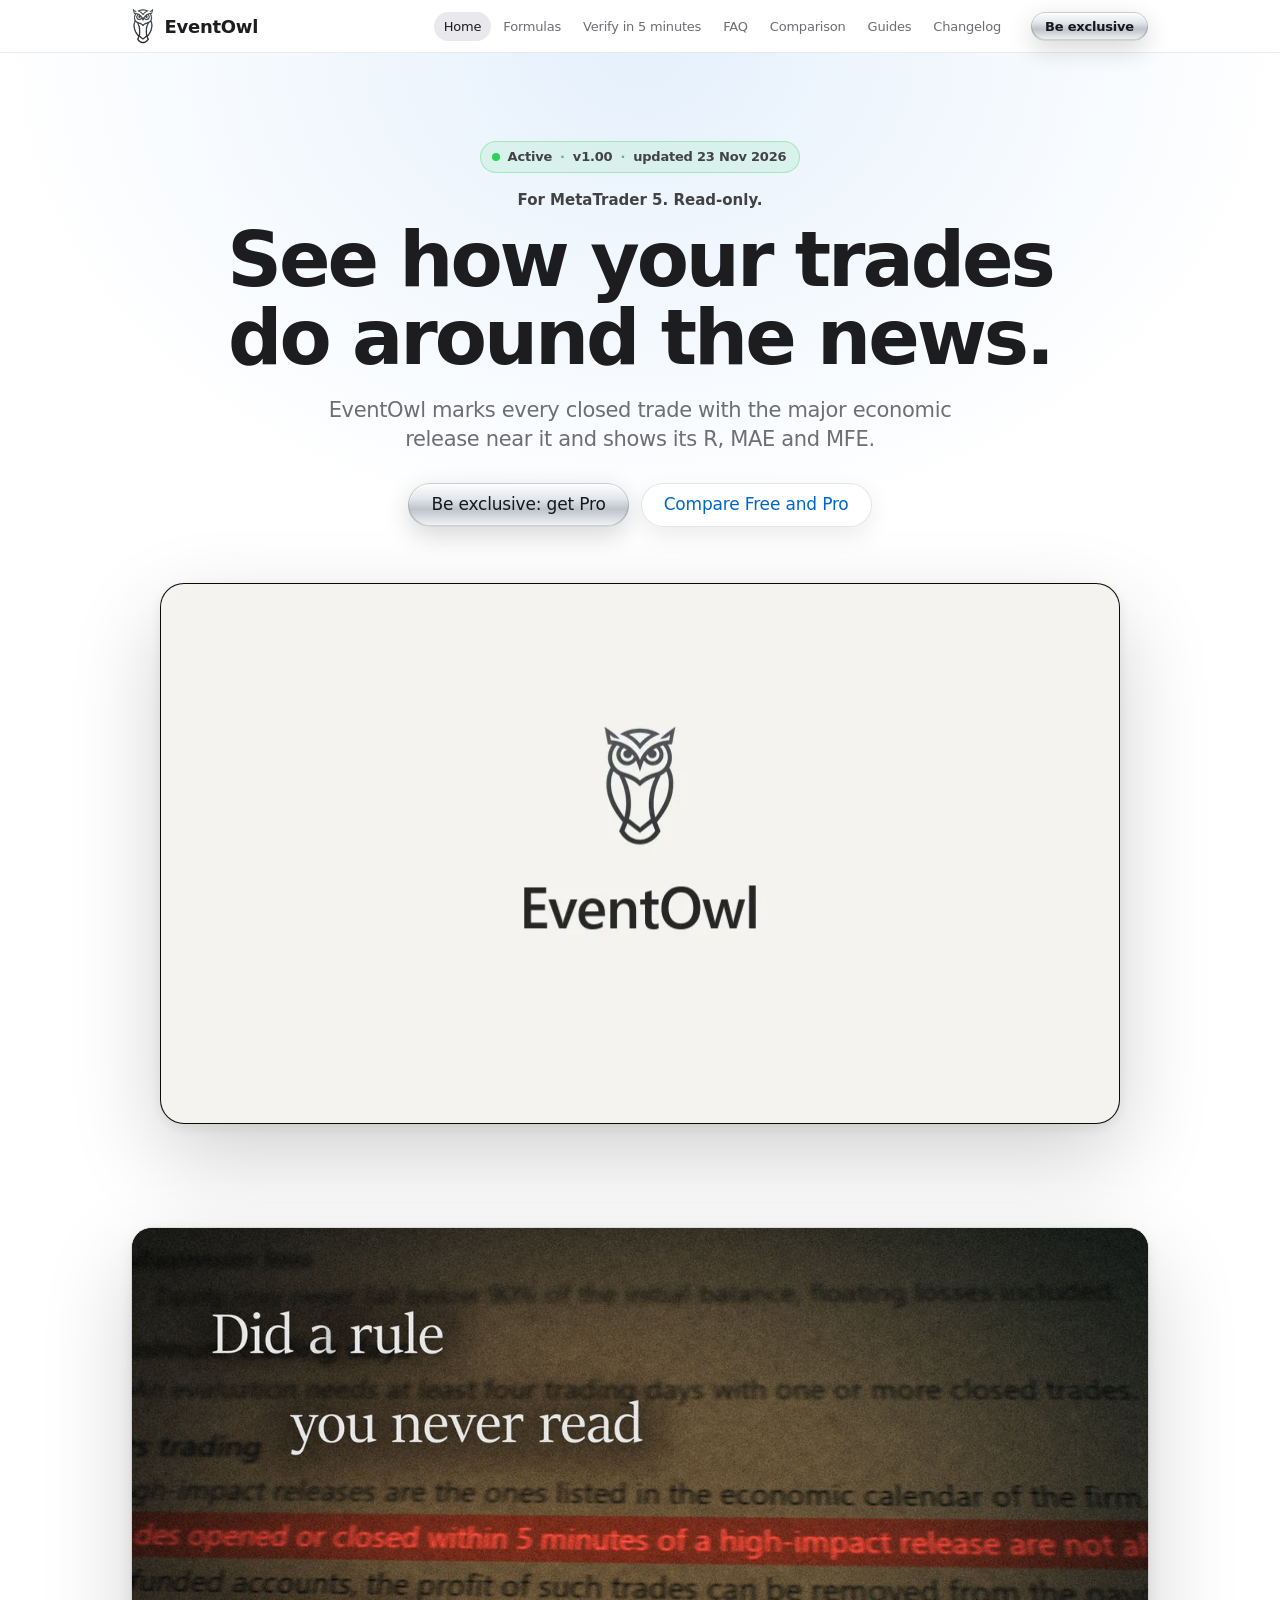
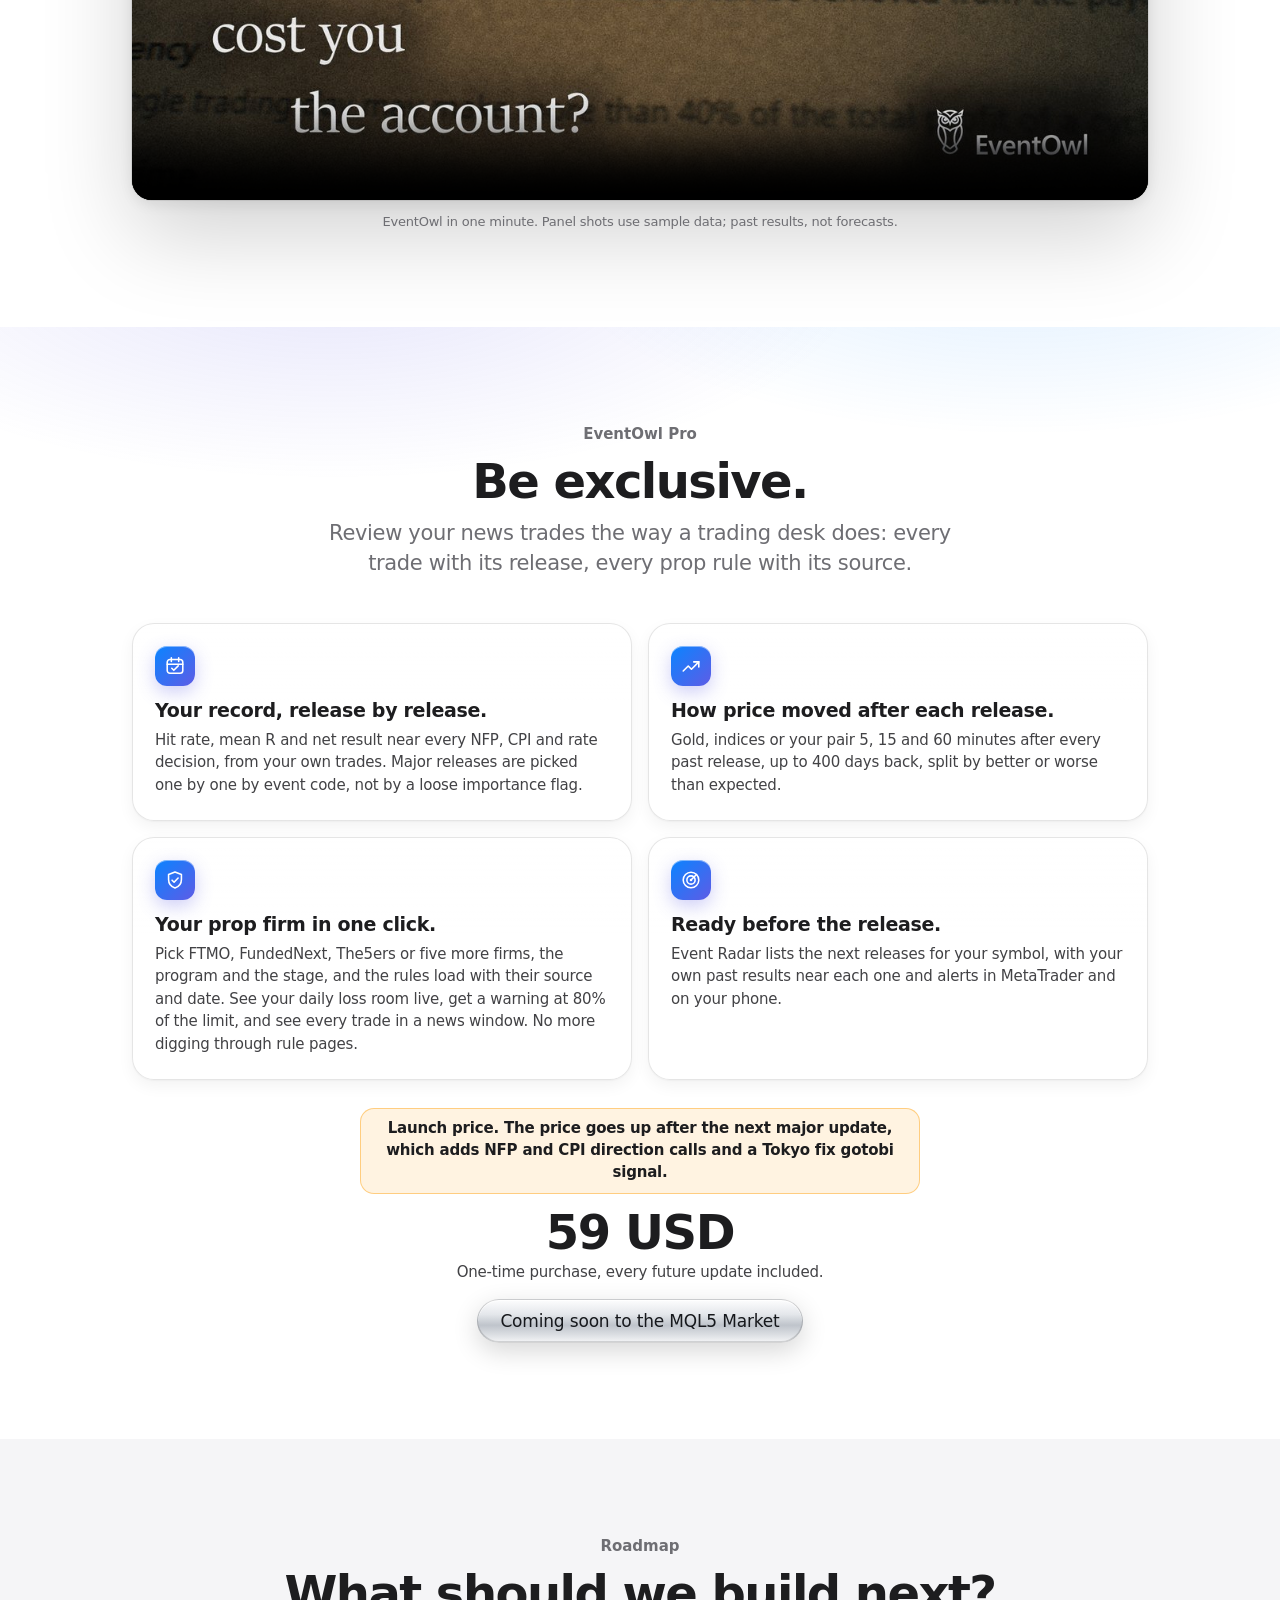
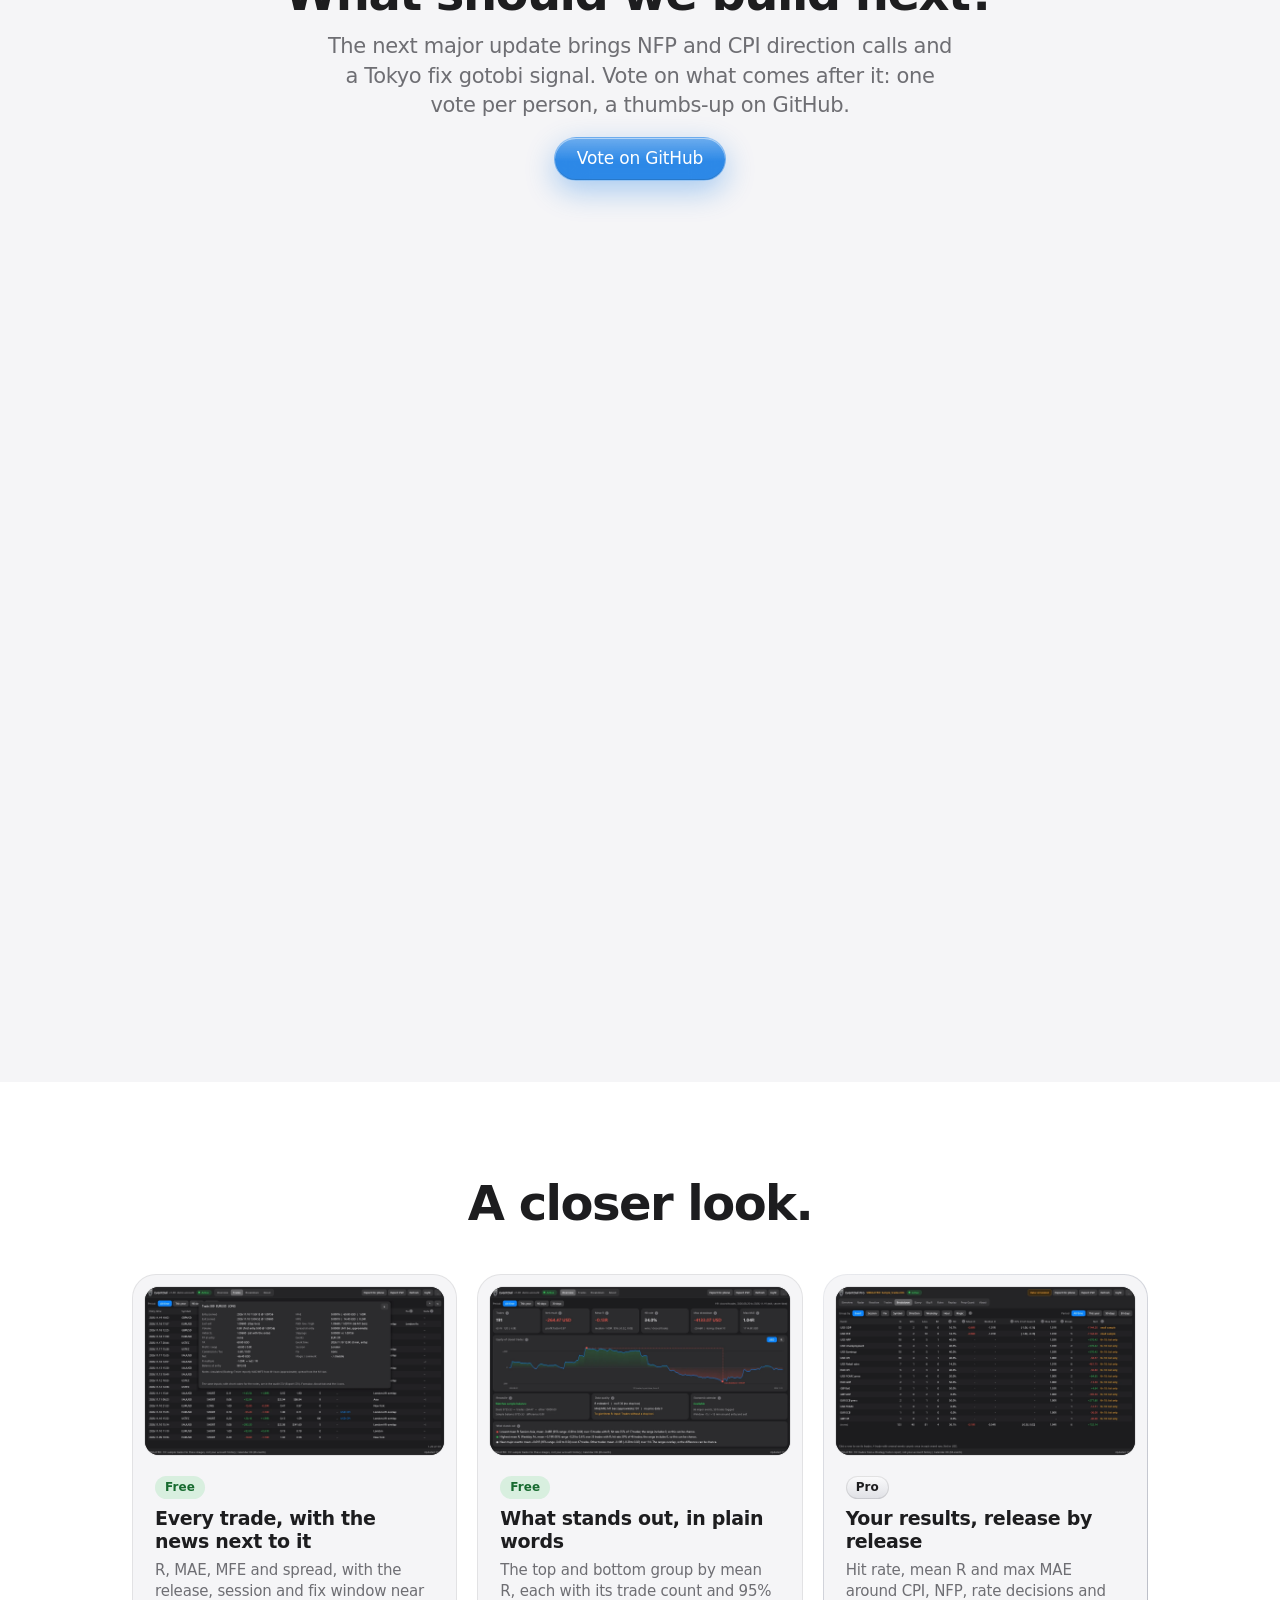
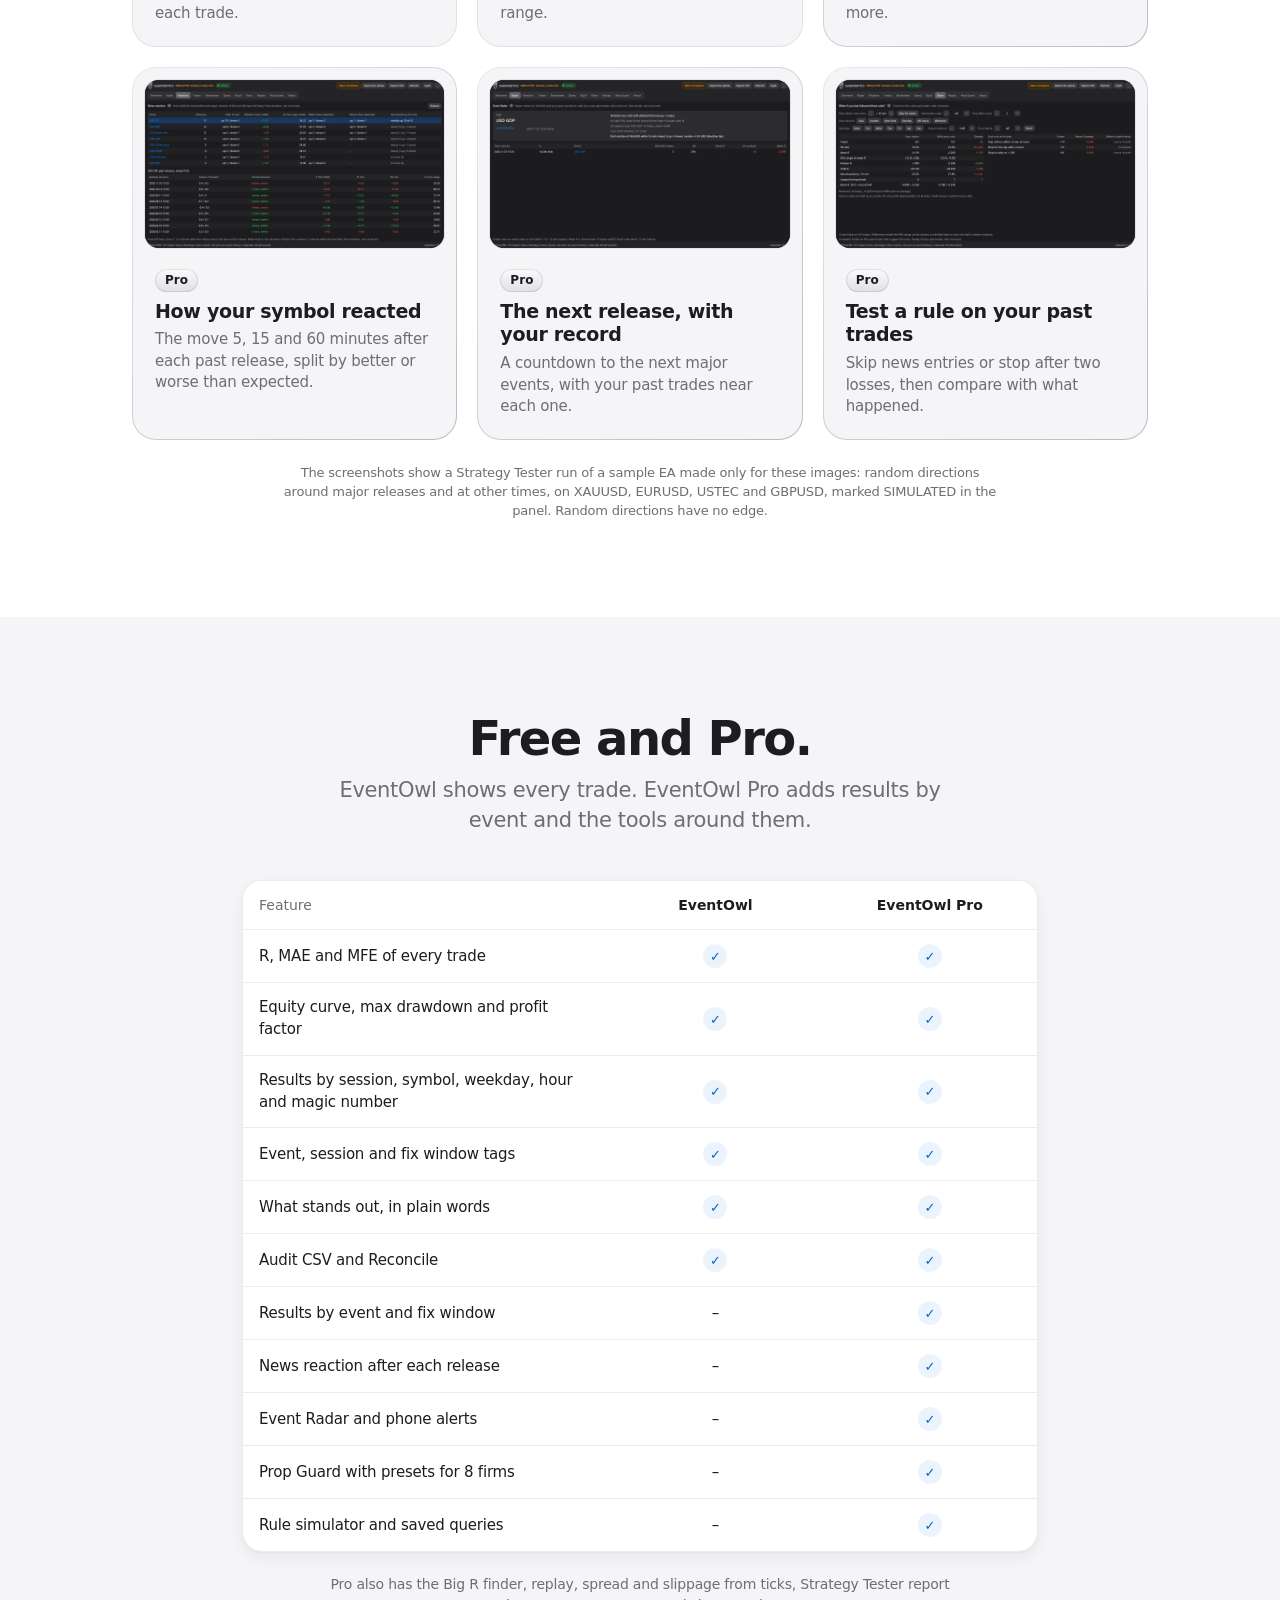
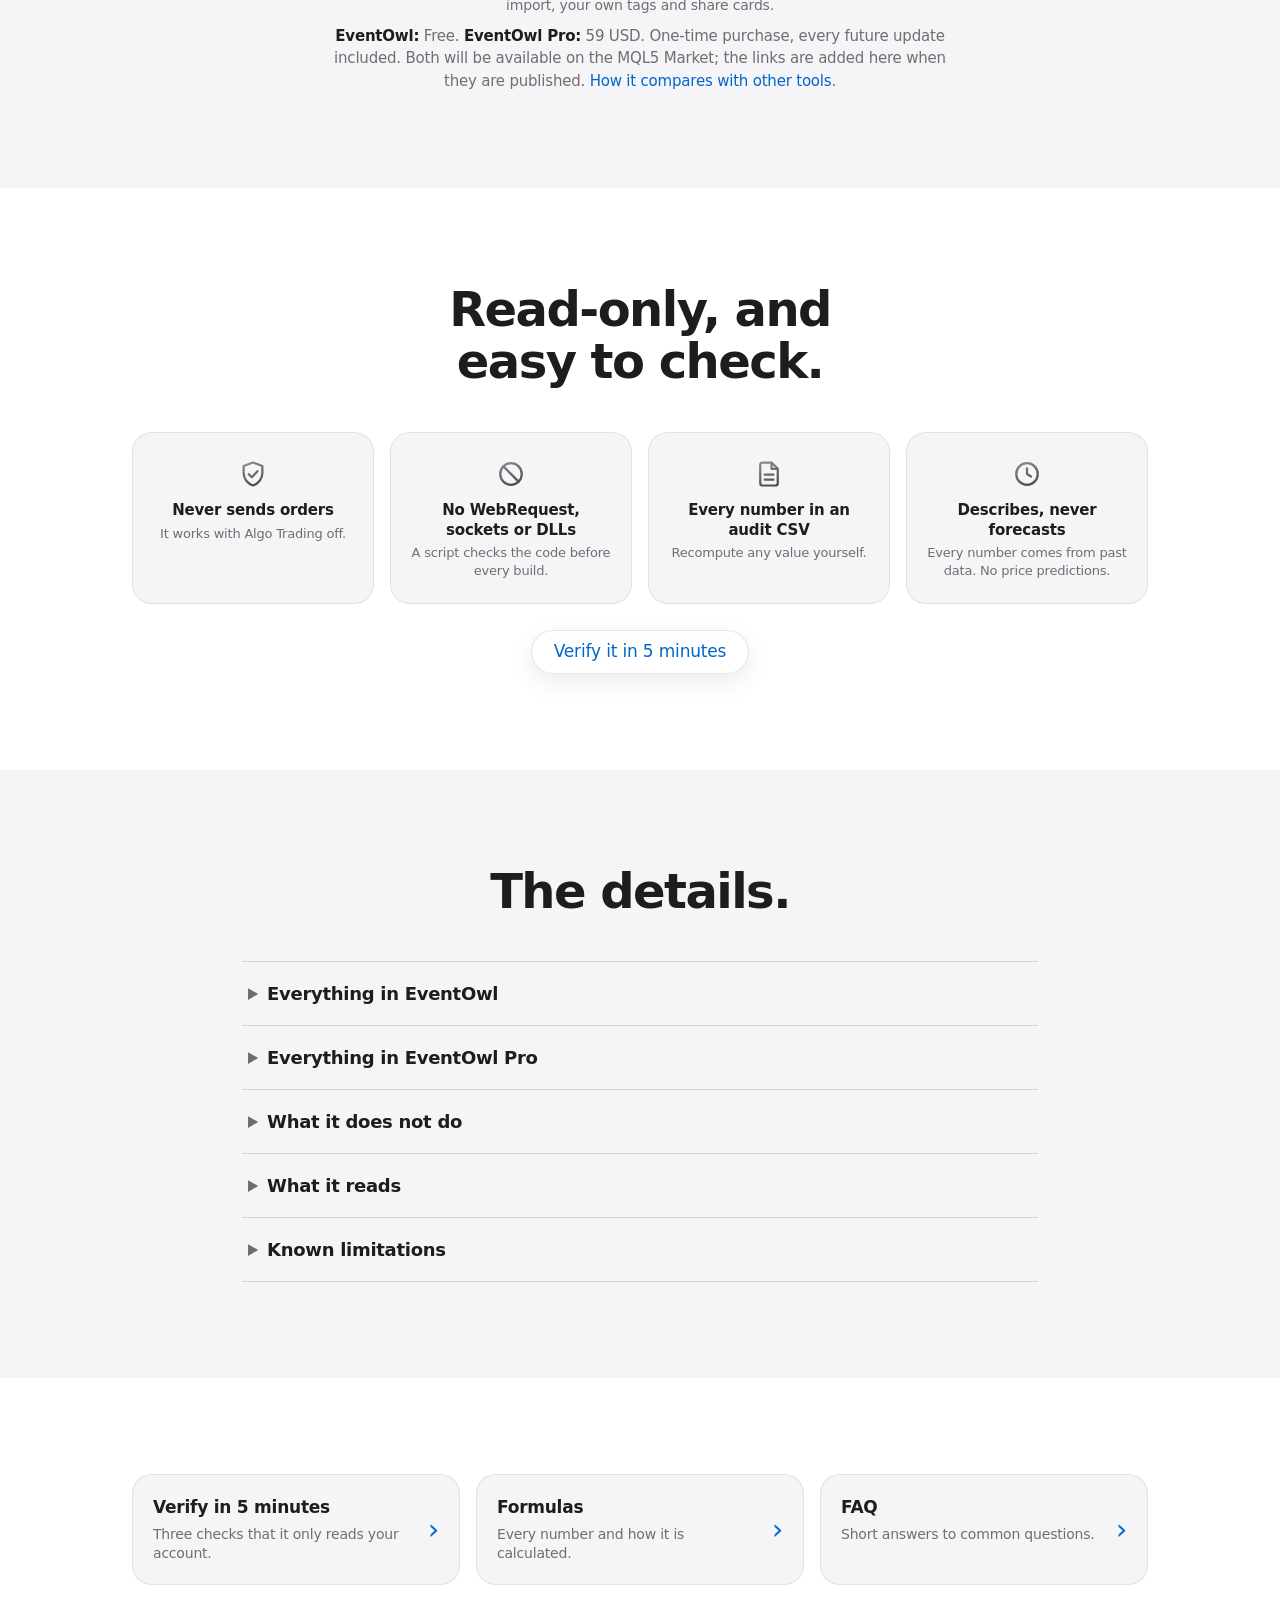
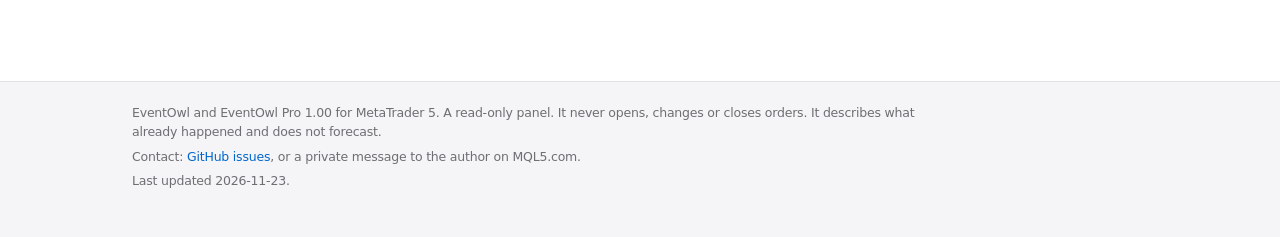
<file: index.html>
<!DOCTYPE html>
<html lang="en">
<head>
<meta charset="utf-8">
<meta name="viewport" content="width=device-width, initial-scale=1">
<title>EventOwl: see how your MT5 trades do around the news</title>
<meta name="description" content="Read-only MT5 panel: the R, MAE and MFE of every closed trade, with the economic release and fix window near it. EventOwl Pro adds results by event.">
<link rel="canonical" href="https://lapdawgg.github.io/eventrlens/">
<link rel="icon" href="logo.svg" type="image/svg+xml">
<link rel="apple-touch-icon" href="apple-touch-icon.png">
<meta name="theme-color" content="#181a1f">
<meta property="og:type" content="website">
<meta property="og:site_name" content="EventOwl">
<meta property="og:title" content="EventOwl: see how your MT5 trades do around the news">
<meta property="og:description" content="Read-only MT5 panel: the R, MAE and MFE of every closed trade, with the economic release and fix window near it. EventOwl Pro adds results by event.">
<meta name="twitter:card" content="summary_large_image">
<meta property="og:url" content="https://lapdawgg.github.io/eventrlens/">
<meta property="og:image" content="https://lapdawgg.github.io/eventrlens/og.png">
<meta property="og:image:width" content="1200">
<meta property="og:image:height" content="630">
<meta property="og:image:alt" content="EventOwl: Your MT5 trades, broken down by economic event, session and fix window.">
<link rel="stylesheet" href="style.css">
<script type="application/ld+json">{"@context":"https://schema.org","@graph":[{"@type":"SoftwareApplication","name":"EventOwl","applicationCategory":"FinanceApplication","operatingSystem":"Windows","softwareRequirements":"MetaTrader 5","softwareVersion":"1.00","description":"Shows the R multiple, MAE and MFE of every closed trade and the major economic event and fix window near it, draws the equity curve of your closed trades with its max drawdown, breaks your results down by session, symbol, direction, weekday, hour and magic number, and says in plain words what stands out.","offers":{"@type":"Offer","price":"0","priceCurrency":"USD"},"image":"https://lapdawgg.github.io/eventrlens/og.png","featureList":["Builds trades from the account history: partial closes, netting reversals, separate commission deals and swaps","R multiple of every trade from its initial stop loss; for trades without a stop loss, an optional 1R: a fixed amount or a percent of the balance at entry","MAE and MFE of every trade in price, money and R","Spread at entry from M1 bars; slippage of pending orders, the fill against the order price","Every trade marked with the major economic event within 15 minutes of its entry or exit (rate decisions, NFP, CPI, PCE, GDP, retail sales, jobs), its session and its Tokyo (09:55 JST) or London (16:00) fix window; inputs set the window and switch to every high-importance event","What stands out: the top and bottom group by mean R, each with its trade count and 95% range, and your trades near major events compared with the other trades, in plain words","Equity curve of your closed trades, in money or in R, with the max drawdown marked; profit factor, max drawdown and the longest losing streak","Breakdown tables by session, symbol, direction, weekday, hour of entry and magic number","Period filter for the Overview, the trade list and the Breakdown tables: all time, this year, the last 90 or 30 days","Trade list with every input of every calculation","Audit CSV export of every input and result","Export for phone: one HTML file with the Overview numbers, the equity curve, What stands out, the breakdown tables and the last 50 trades, laid out for a phone screen. No scripts or links, and no account number or name unless an input adds them; copy the file to your phone in any way you like","Reconcile view: totals compared with the account balance"],"screenshot":["https://lapdawgg.github.io/eventrlens/shot-trade.webp","https://lapdawgg.github.io/eventrlens/shot-overview.webp"]},{"@type":"SoftwareApplication","name":"EventOwl Pro","applicationCategory":"FinanceApplication","operatingSystem":"Windows","softwareRequirements":"MetaTrader 5","softwareVersion":"1.00","description":"Breaks down your own closed trades by economic event, fix window, session, symbol, direction, weekday, hour, magic number and your own tags. Adds an event radar with your own past results, the past reaction of your symbol to each major release, a prop firm rule guard, a rule simulator, a combination query, a Big R finder and Strategy Tester report import.","offers":{"@type":"Offer","price":"59","priceCurrency":"USD"},"image":"https://lapdawgg.github.io/eventrlens/og.png","featureList":["Breakdown by economic event and by fix window: hit rate, mean R with its 95% range, max MAE and net result near each event type","Event Radar: upcoming major events for your symbol and open positions, with your own past results near each one, and optional alerts in the terminal and on your phone (MetaTrader push notifications)","News reaction: how your chart symbol moved 5, 15 and 60 minutes after each past major release, split by better or worse than expected, with the past tendency; past reactions, not a forecast","Prop Guard: pick your prop firm, program and stage (presets for 8 firms, each with its source and the date it was read) or enter your own rules; daily loss, max loss, news window, risk per trade and weekend, checked on your history and live; consistency, and minimum holding time from presets, checked on your history","Rule simulator: your past trades replayed with rules such as skipping news entries, a daily stop or a stop to entry at +1R","Combination query: symbol, direction, event, session, fix, tag, weekdays and entry hours, with saved queries","Big R finder: which labels are over-represented among your top and bottom trades by R (lift table)","Replay of your past R sequence at a chosen risk, with 10,000 reshuffles of the same trades","Spread and slippage refined from ticks for recent trades (the number of days is an input)","Strategy Tester report import, shown as a simulated dataset and never mixed with the account history","Your own tags from comment keywords and magic numbers","Share card: a PNG of a query result without account number, broker or money amounts","Also included: the trade list with R, MAE and MFE, event, session and fix tags, the equity curve with max drawdown and profit factor, the period filter, What stands out, the session, symbol, direction, weekday, hour and magic number breakdowns, the audit CSV, Export for phone (one HTML file for your phone, with the event and fix tables too) and Reconcile"],"screenshot":["https://lapdawgg.github.io/eventrlens/shot-events.webp","https://lapdawgg.github.io/eventrlens/shot-reaction.webp","https://lapdawgg.github.io/eventrlens/shot-radar.webp","https://lapdawgg.github.io/eventrlens/shot-prop.webp"]}]}</script>
</head>
<body>
<header><div class="wrap"><a class="brand" href="index.html"><picture><source media="(prefers-color-scheme: dark)" srcset="owl-silver.png"><img src="owl-graphite.png" width="22" height="36" alt=""></picture>EventOwl</a><nav><a href="index.html" aria-current="page">Home</a> <a href="formulas.html">Formulas</a> <a href="verify.html">Verify in 5 minutes</a> <a href="faq.html">FAQ</a> <a href="comparison.html">Comparison</a> <a href="guides.html">Guides</a> <a href="changelog.html">Changelog</a></nav><a class="nav-cta" href="index.html#pro"><span>Be exclusive</span></a></div></header>
<main class="home">
<section class="hero">
<div class="wrap">
<p class="status-pill"><span class="dot"></span>Active <span class="sep">&middot;</span> v1.00 <span class="sep">&middot;</span> updated 23 Nov 2026</p>
<p class="eyebrow">For MetaTrader 5. Read-only.</p>
<h1>See how your trades do around the news.</h1>
<p class="lead">EventOwl marks every closed trade with the major economic release near it and shows its R, MAE and MFE.</p>
<p class="cta"><a class="btn exclusive" href="#pro"><span>Be exclusive: get Pro</span></a> <a class="btn" href="#free-and-pro">Compare Free and Pro</a></p>
<figure class="trailer">
<picture>
<img src="trailer.webp" width="960" height="540" fetchpriority="high" alt="The EventOwl panel: closed trades with the economic release near each one">
</picture>
</figure>
</div>
</section>
<section class="band film-band" id="film">
<div class="wrap">
<figure class="film">
<video controls preload="none" playsinline poster="film-poster.jpg" width="1280" height="720">
<source src="film.mp4" type="video/mp4">
</video>
<figcaption>EventOwl in one minute. Panel shots use sample data; past results, not forecasts.</figcaption>
</figure>
</div>
</section>
<section class="band pro-band" id="pro">
<div class="wrap">
<div class="section-head">
<p class="eyebrow">EventOwl Pro</p>
<h2>Be exclusive.</h2>
<p class="lead">Review your news trades the way a trading desk does: every trade with its release, every prop rule with its source.</p>
</div>
<div class="pro-grid">
<article class="pro-tile"><span class="pro-ico"><svg viewBox="0 0 24 24" width="22" height="22" role="presentation" focusable="false"><rect x="3.5" y="5" width="17" height="15" rx="3" fill="none" stroke="currentColor" stroke-width="1.7"/><path d="M3.5 10h17M8 3v4M16 3v4" fill="none" stroke="currentColor" stroke-width="1.7" stroke-linecap="round"/><path d="m8.5 14.5 2.2 2.2 4.8-4.8" fill="none" stroke="currentColor" stroke-width="1.7" stroke-linecap="round" stroke-linejoin="round"/></svg></span><h3>Your record, release by release.</h3><p>Hit rate, mean R and net result near every NFP, CPI and rate decision, from your own trades. Major releases are picked one by one by event code, not by a loose importance flag.</p></article>
<article class="pro-tile"><span class="pro-ico"><svg viewBox="0 0 24 24" width="22" height="22" role="presentation" focusable="false"><path d="M3.5 17.5 9 12l3.5 3.5 8-8" fill="none" stroke="currentColor" stroke-width="1.7" stroke-linecap="round" stroke-linejoin="round"/><path d="M15 7.5h5.5V13" fill="none" stroke="currentColor" stroke-width="1.7" stroke-linecap="round" stroke-linejoin="round"/></svg></span><h3>How price moved after each release.</h3><p>Gold, indices or your pair 5, 15 and 60 minutes after every past release, up to 400 days back, split by better or worse than expected.</p></article>
<article class="pro-tile"><span class="pro-ico"><svg viewBox="0 0 24 24" width="22" height="22" role="presentation" focusable="false"><path d="M12 3.2 19 6v5.4c0 4.4-2.9 7.9-7 9.4-4.1-1.5-7-5-7-9.4V6l7-2.8Z" fill="none" stroke="currentColor" stroke-width="1.7" stroke-linejoin="round"/><path d="m8.8 12.2 2.2 2.2 4.4-4.6" fill="none" stroke="currentColor" stroke-width="1.7" stroke-linecap="round" stroke-linejoin="round"/></svg></span><h3>Your prop firm in one click.</h3><p>Pick FTMO, FundedNext, The5ers or five more firms, the program and the stage, and the rules load with their source and date. See your daily loss room live, get a warning at 80% of the limit, and see every trade in a news window. No more digging through rule pages.</p></article>
<article class="pro-tile"><span class="pro-ico"><svg viewBox="0 0 24 24" width="22" height="22" role="presentation" focusable="false"><circle cx="12" cy="12" r="8.5" fill="none" stroke="currentColor" stroke-width="1.7"/><circle cx="12" cy="12" r="4.5" fill="none" stroke="currentColor" stroke-width="1.7"/><path d="M12 12 18 6" fill="none" stroke="currentColor" stroke-width="1.7" stroke-linecap="round"/><circle cx="12" cy="12" r="1.4" fill="currentColor"/></svg></span><h3>Ready before the release.</h3><p>Event Radar lists the next releases for your symbol, with your own past results near each one and alerts in MetaTrader and on your phone.</p></article>
</div>
<div class="launch">
<p class="price-change">Launch price. The price goes up after the next major update, which adds NFP and CPI direction calls and a Tokyo fix gotobi signal.</p>
<p class="launch-price"><strong>59 USD</strong><span>One-time purchase, every future update included.</span></p>
<p class="cta"><span class="btn exclusive soon"><span>Coming soon to the MQL5 Market</span></span></p>
</div>
</div>
</section>
<section class="band alt" id="roadmap">
<div class="wrap">
<div class="section-head">
<p class="eyebrow">Roadmap</p>
<h2>What should we build next?</h2>
<p class="lead">The next major update brings NFP and CPI direction calls and a Tokyo fix gotobi signal. Vote on what comes after it: one vote per person, a thumbs-up on GitHub.</p>
<p class="cta"><a class="btn primary" href="https://github.com/Lapdawgg/eventrlens/issues?q=is%3Aissue+is%3Aopen+label%3Avote+sort%3Areactions-%2B1-desc">Vote on GitHub</a></p>
</div>
<div class="roadmap">
<div class="rm-item rm-next rm-feature"><p class="rm-chips"><span class="chip chip-next">Next major update</span><span class="chip chip-ed">Pro</span></p><h3>NFP and CPI direction calls</h3><p>An up or down call for each NFP and CPI release, in the panel before the release, with the record of every call since launch.</p><p class="note">Direction only: no entry, stop or target. The panel never places an order. Opt-in. Needs internet access.</p></div>
<div class="rm-item rm-next rm-feature"><p class="rm-chips"><span class="chip chip-next">Next major update</span><span class="chip chip-ed">Pro</span></p><h3>Tokyo fix gotobi signal</h3><p>On gotobi days, an up or down signal for USDJPY before the 09:55 JST Tokyo fix, with the record of every signal since launch.</p><p class="note">Signal only: no entry, stop or target. The panel never places an order.</p></div>
<div class="rm-item rm-next"><p class="rm-chips"><span class="chip chip-next">Next major update</span><span class="chip chip-ed">Pro</span></p><h3>NFP and CPI history</h3><p>Past moves after NFP and CPI, plus a swing-stop rule to test.</p><p class="note">Past data, not a forecast.</p></div>
<div class="rm-item rm-vote"><p class="rm-chips"><span class="chip chip-vote">Open for votes</span><span class="chip chip-ed">Pro</span></p><h3>Spread and slippage around news</h3><p>How wide your broker's spread got and how far your fills slipped around each release, from your own trades.</p><p class="note">Measured on your history.</p><a class="rm-votebtn" href="https://github.com/Lapdawgg/eventrlens/issues/2" aria-label="Vote for Spread and slippage around news on GitHub"><svg viewBox="0 0 16 16" width="14" height="14" role="presentation" focusable="false"><path fill="currentColor" d="M6.5 1.5c.6-.6 1.7-.2 1.7.7v3.3h4.1c1 0 1.8.9 1.6 1.9l-.9 5c-.2.9-.9 1.5-1.8 1.5H5V6.6l1.5-5.1ZM1.5 6.5h2V14h-2a.5.5 0 0 1-.5-.5v-6.5c0-.3.2-.5.5-.5Z"/></svg><span>Vote</span></a></div>
<div class="rm-item rm-vote"><p class="rm-chips"><span class="chip chip-vote">Open for votes</span><span class="chip chip-ed">Pro</span></p><h3>Telegram alerts</h3><p>The panel's alerts in your own Telegram chat.</p><p class="note">Opt-in. Needs internet access.</p><a class="rm-votebtn" href="https://github.com/Lapdawgg/eventrlens/issues/3" aria-label="Vote for Telegram alerts on GitHub"><svg viewBox="0 0 16 16" width="14" height="14" role="presentation" focusable="false"><path fill="currentColor" d="M6.5 1.5c.6-.6 1.7-.2 1.7.7v3.3h4.1c1 0 1.8.9 1.6 1.9l-.9 5c-.2.9-.9 1.5-1.8 1.5H5V6.6l1.5-5.1ZM1.5 6.5h2V14h-2a.5.5 0 0 1-.5-.5v-6.5c0-.3.2-.5.5-.5Z"/></svg><span>Vote</span></a></div>
<div class="rm-item rm-vote"><p class="rm-chips"><span class="chip chip-vote">Open for votes</span><span class="chip chip-ed">Pro</span></p><h3>Several prop accounts in one view</h3><p>Room left to the daily and max loss limits of all your prop accounts on one screen.</p><a class="rm-votebtn" href="https://github.com/Lapdawgg/eventrlens/issues/4" aria-label="Vote for Several prop accounts in one view on GitHub"><svg viewBox="0 0 16 16" width="14" height="14" role="presentation" focusable="false"><path fill="currentColor" d="M6.5 1.5c.6-.6 1.7-.2 1.7.7v3.3h4.1c1 0 1.8.9 1.6 1.9l-.9 5c-.2.9-.9 1.5-1.8 1.5H5V6.6l1.5-5.1ZM1.5 6.5h2V14h-2a.5.5 0 0 1-.5-.5v-6.5c0-.3.2-.5.5-.5Z"/></svg><span>Vote</span></a></div>
<div class="rm-item rm-vote"><p class="rm-chips"><span class="chip chip-vote">Open for votes</span><span class="chip chip-ed">Pro</span></p><h3>Release headlines in the panel</h3><p>Headlines beside your chart, from a source we have permission to use.</p><p class="note">Opt-in. Needs internet access.</p><a class="rm-votebtn" href="https://github.com/Lapdawgg/eventrlens/issues/5" aria-label="Vote for Release headlines in the panel on GitHub"><svg viewBox="0 0 16 16" width="14" height="14" role="presentation" focusable="false"><path fill="currentColor" d="M6.5 1.5c.6-.6 1.7-.2 1.7.7v3.3h4.1c1 0 1.8.9 1.6 1.9l-.9 5c-.2.9-.9 1.5-1.8 1.5H5V6.6l1.5-5.1ZM1.5 6.5h2V14h-2a.5.5 0 0 1-.5-.5v-6.5c0-.3.2-.5.5-.5Z"/></svg><span>Vote</span></a></div>
<div class="rm-item rm-vote"><p class="rm-chips"><span class="chip chip-vote">Open for votes</span><span class="chip chip-ed">Free and Pro</span></p><h3>MetaTrader 4 version</h3><p>EventOwl and EventOwl Pro for MT4 accounts.</p><a class="rm-votebtn" href="https://github.com/Lapdawgg/eventrlens/issues/6" aria-label="Vote for MetaTrader 4 version on GitHub"><svg viewBox="0 0 16 16" width="14" height="14" role="presentation" focusable="false"><path fill="currentColor" d="M6.5 1.5c.6-.6 1.7-.2 1.7.7v3.3h4.1c1 0 1.8.9 1.6 1.9l-.9 5c-.2.9-.9 1.5-1.8 1.5H5V6.6l1.5-5.1ZM1.5 6.5h2V14h-2a.5.5 0 0 1-.5-.5v-6.5c0-.3.2-.5.5-.5Z"/></svg><span>Vote</span></a></div>
<div class="rm-item rm-vote"><p class="rm-chips"><span class="chip chip-vote">Open for votes</span><span class="chip chip-ed">Free and Pro</span></p><h3>The panel in your language</h3><p>Turkish and Spanish first. Name your language in a comment.</p><a class="rm-votebtn" href="https://github.com/Lapdawgg/eventrlens/issues/7" aria-label="Vote for The panel in your language on GitHub"><svg viewBox="0 0 16 16" width="14" height="14" role="presentation" focusable="false"><path fill="currentColor" d="M6.5 1.5c.6-.6 1.7-.2 1.7.7v3.3h4.1c1 0 1.8.9 1.6 1.9l-.9 5c-.2.9-.9 1.5-1.8 1.5H5V6.6l1.5-5.1ZM1.5 6.5h2V14h-2a.5.5 0 0 1-.5-.5v-6.5c0-.3.2-.5.5-.5Z"/></svg><span>Vote</span></a></div>
</div>
</div>
</section>
<section class="band">
<div class="wrap">
<div class="section-head">
<h2>A closer look.</h2>
</div>
<div class="cards">
<article class="card">
<a class="shot-link" href="shot-trade.webp"><img src="shot-trade.webp" width="1280" height="720" loading="lazy" decoding="async" alt="Trade detail window with entry, exit, initial stop loss, 1R, R multiple, MAE, MFE, spread, session and fix window"></a>
<div class="card-body">
<p class="chip chip-free">Free</p>
<h3>Every trade, with the news next to it</h3>
<p>R, MAE, MFE and spread, with the release, session and fix window near each trade.</p>
</div>
</article>
<article class="card">
<a class="shot-link" href="shot-overview.webp"><img src="shot-overview.webp" width="1280" height="720" loading="lazy" decoding="async" alt="Overview with trades, net result, mean R, hit rate, max MAE, losing streak, Reconcile and the What stands out card"></a>
<div class="card-body">
<p class="chip chip-free">Free</p>
<h3>What stands out, in plain words</h3>
<p>The top and bottom group by mean R, each with its trade count and 95% range.</p>
</div>
</article>
<article class="card pro">
<a class="shot-link" href="shot-events.webp"><img src="shot-events.webp" width="1280" height="720" loading="lazy" decoding="async" alt="Breakdown by economic event: one row per event with trades, wins, losses, hit rate, mean R, 95% range, max MAE and net result"></a>
<div class="card-body">
<p class="chip chip-pro">Pro</p>
<h3>Your results, release by release</h3>
<p>Hit rate, mean R and max MAE around CPI, NFP, rate decisions and more.</p>
</div>
</article>
<article class="card pro">
<a class="shot-link" href="shot-reaction.webp"><img src="shot-reaction.webp" width="1280" height="720" loading="lazy" decoding="async" alt="News reaction: for XAUUSD, every past major US release with the up and down count after 15 minutes, median move, 15-minute range and the past tendency"></a>
<div class="card-body">
<p class="chip chip-pro">Pro</p>
<h3>How your symbol reacted</h3>
<p>The move 5, 15 and 60 minutes after each past release, split by better or worse than expected.</p>
</div>
</article>
<article class="card pro">
<a class="shot-link" href="shot-radar.webp"><img src="shot-radar.webp" width="1280" height="720" loading="lazy" decoding="async" alt="Event Radar: next event with countdown, your past trades near it and a table of upcoming events"></a>
<div class="card-body">
<p class="chip chip-pro">Pro</p>
<h3>The next release, with your record</h3>
<p>A countdown to the next major events, with your past trades near each one.</p>
</div>
</article>
<article class="card pro">
<a class="shot-link" href="shot-rules.webp"><img src="shot-rules.webp" width="1280" height="720" loading="lazy" decoding="async" alt="Rule simulator: the sample trades replayed without entries within 15 minutes of news, with a stop after 2 losses and a stop to entry at +1R, next to the original results"></a>
<div class="card-body">
<p class="chip chip-pro">Pro</p>
<h3>Test a rule on your past trades</h3>
<p>Skip news entries or stop after two losses, then compare with what happened.</p>
</div>
</article>
</div>
<p class="note center">The screenshots show a Strategy Tester run of a sample EA made only for these images: random directions around major releases and at other times, on XAUUSD, EURUSD, USTEC and GBPUSD, marked SIMULATED in the panel. Random directions have no edge.</p>
</div>
</section>
<section class="band alt">
<div class="wrap narrow">
<div class="section-head">
<h2 id="free-and-pro">Free and Pro.</h2>
<p class="lead">EventOwl shows every trade. EventOwl Pro adds results by event and the tools around them.</p>
</div>
<div class="table compare"><table>
<thead><tr><th>Feature</th><th>EventOwl</th><th>EventOwl Pro</th></tr></thead>
<tbody>
<tr><td>R, MAE and MFE of every trade</td><td><span class="yes">&#10003;</span></td><td><span class="yes">&#10003;</span></td></tr>
<tr><td>Equity curve, max drawdown and profit factor</td><td><span class="yes">&#10003;</span></td><td><span class="yes">&#10003;</span></td></tr>
<tr><td>Results by session, symbol, weekday, hour and magic number</td><td><span class="yes">&#10003;</span></td><td><span class="yes">&#10003;</span></td></tr>
<tr><td>Event, session and fix window tags</td><td><span class="yes">&#10003;</span></td><td><span class="yes">&#10003;</span></td></tr>
<tr><td>What stands out, in plain words</td><td><span class="yes">&#10003;</span></td><td><span class="yes">&#10003;</span></td></tr>
<tr><td>Audit CSV and Reconcile</td><td><span class="yes">&#10003;</span></td><td><span class="yes">&#10003;</span></td></tr>
<tr><td>Results by event and fix window</td><td><span class="no">&#8211;</span></td><td><span class="yes">&#10003;</span></td></tr>
<tr><td>News reaction after each release</td><td><span class="no">&#8211;</span></td><td><span class="yes">&#10003;</span></td></tr>
<tr><td>Event Radar and phone alerts</td><td><span class="no">&#8211;</span></td><td><span class="yes">&#10003;</span></td></tr>
<tr><td>Prop Guard with presets for 8 firms</td><td><span class="no">&#8211;</span></td><td><span class="yes">&#10003;</span></td></tr>
<tr><td>Rule simulator and saved queries</td><td><span class="no">&#8211;</span></td><td><span class="yes">&#10003;</span></td></tr>
</tbody></table></div>
<p class="note">Pro also has the Big R finder, replay, spread and slippage from ticks, Strategy Tester report import, your own tags and share cards.</p>
<div class="price">
<p><strong>EventOwl:</strong> Free. <strong>EventOwl Pro:</strong> 59 USD. One-time purchase, every future update included. Both will be available on the MQL5 Market; the links are added here when they are published. <a href="comparison.html">How it compares with other tools</a>.</p>
</div>
</div>
</section>
<section class="band">
<div class="wrap">
<div class="section-head">
<h2>Read-only, and easy to check.</h2>
</div>
<ul class="trust">
<li class="t-orders"><strong>Never sends orders</strong><span>It works with Algo Trading off.</span></li>
<li class="t-net"><strong>No WebRequest, sockets or DLLs</strong><span>A script checks the code before every build.</span></li>
<li class="t-csv"><strong>Every number in an audit CSV</strong><span>Recompute any value yourself.</span></li>
<li class="t-past"><strong>Describes, never forecasts</strong><span>Every number comes from past data. No price predictions.</span></li>
</ul>
<p class="cta center"><a class="btn" href="verify.html">Verify it in 5 minutes</a></p>
</div>
</section>
<section class="band alt">
<div class="wrap narrow">
<div class="section-head">
<h2>The details.</h2>
</div>
<div class="accordion">
<details>
<summary>Everything in EventOwl</summary>
<div class="details-body">
<ul><li>Builds trades from the account history: partial closes, netting reversals, separate commission deals and swaps</li>
<li>R multiple of every trade from its initial stop loss; for trades without a stop loss, an optional 1R: a fixed amount or a percent of the balance at entry</li>
<li>MAE and MFE of every trade in price, money and R</li>
<li>Spread at entry from M1 bars; slippage of pending orders, the fill against the order price</li>
<li>Every trade marked with the major economic event within 15 minutes of its entry or exit (rate decisions, NFP, CPI, PCE, GDP, retail sales, jobs), its session and its Tokyo (09:55 JST) or London (16:00) fix window; inputs set the window and switch to every high-importance event</li>
<li>What stands out: the top and bottom group by mean R, each with its trade count and 95% range, and your trades near major events compared with the other trades, in plain words</li>
<li>Equity curve of your closed trades, in money or in R, with the max drawdown marked; profit factor, max drawdown and the longest losing streak</li>
<li>Breakdown tables by session, symbol, direction, weekday, hour of entry and magic number</li>
<li>Period filter for the Overview, the trade list and the Breakdown tables: all time, this year, the last 90 or 30 days</li>
<li>Trade list with every input of every calculation</li>
<li>Audit CSV export of every input and result</li>
<li>Export for phone: one HTML file with the Overview numbers, the equity curve, What stands out, the breakdown tables and the last 50 trades, laid out for a phone screen. No scripts or links, and no account number or name unless an input adds them; copy the file to your phone in any way you like</li>
<li>Reconcile view: totals compared with the account balance</li></ul>
</div>
</details>
<details>
<summary>Everything in EventOwl Pro</summary>
<div class="details-body">
<ul><li>Breakdown by economic event and by fix window: hit rate, mean R with its 95% range, max MAE and net result near each event type</li>
<li>Event Radar: upcoming major events for your symbol and open positions, with your own past results near each one, and optional alerts in the terminal and on your phone (MetaTrader push notifications)</li>
<li>News reaction: how your chart symbol moved 5, 15 and 60 minutes after each past major release, split by better or worse than expected, with the past tendency; past reactions, not a forecast</li>
<li>Prop Guard: pick your prop firm, program and stage (presets for 8 firms, each with its source and the date it was read) or enter your own rules; daily loss, max loss, news window, risk per trade and weekend, checked on your history and live; consistency, and minimum holding time from presets, checked on your history</li>
<li>Rule simulator: your past trades replayed with rules such as skipping news entries, a daily stop or a stop to entry at +1R</li>
<li>Combination query: symbol, direction, event, session, fix, tag, weekdays and entry hours, with saved queries</li>
<li>Big R finder: which labels are over-represented among your top and bottom trades by R (lift table)</li>
<li>Replay of your past R sequence at a chosen risk, with 10,000 reshuffles of the same trades</li>
<li>Spread and slippage refined from ticks for recent trades (the number of days is an input)</li>
<li>Strategy Tester report import, shown as a simulated dataset and never mixed with the account history</li>
<li>Your own tags from comment keywords and magic numbers</li>
<li>Share card: a PNG of a query result without account number, broker or money amounts</li>
<li>Also included: the trade list with R, MAE and MFE, event, session and fix tags, the equity curve with max drawdown and profit factor, the period filter, What stands out, the session, symbol, direction, weekday, hour and magic number breakdowns, the audit CSV, Export for phone (one HTML file for your phone, with the event and fix tables too) and Reconcile</li></ul>
</div>
</details>
<details>
<summary>What it does not do</summary>
<div class="details-body">
<h3>EventOwl</h3>
<ul><li>Does not open, change or close orders or positions. The source code contains no trade functions.</li>
<li>Does not use WebRequest, sockets or DLLs, and opens no connection of its own. The economic calendar comes through the terminal's own connection.</li>
<li>Does not forecast. Every number describes past trades.</li>
<li>Does not collect personal data. It writes only to MQL5 &gt; Files &gt; EventOwl: your display settings, an SL journal of positions opened while the panel runs, and the exports you ask for: the audit CSV and the HTML report for your phone.</li></ul>
<h3>EventOwl Pro</h3>
<ul><li>Does not open, change or close orders or positions. The source code contains no trade functions.</li>
<li>Does not use WebRequest, sockets or DLLs, and opens no connection of its own. The economic calendar comes through the terminal's own connection. Phone alerts are optional and off by default; when you turn them on, MetaTrader sends them with its own push notifications.</li>
<li>Does not forecast. Every number describes past trades, past market moves or the current account state.</li>
<li>Does not collect personal data. It writes only to MQL5 &gt; Files &gt; EventOwl: your display settings, your firm preset choice, an SL journal of positions opened while the panel runs, and the files you ask for: CSV exports, HTML reports for your phone, saved queries, your manual tags and share cards.</li></ul>
</div>
</details>
<details>
<summary>What it reads</summary>
<div class="details-body">
<ul><li>Your account history: deals and orders, read with the standard MT5 history functions.</li>
<li>M1 bars of the symbols you traded.</li>
<li>The MT5 economic calendar: high-importance events of the currencies you traded.</li>
<li>Symbol properties and conversion rates, to turn the stop loss distance into money (1R).</li></ul>
<h3>EventOwl Pro also reads</h3>
<ul><li>Ticks of the symbols you traded, for trades of the last 30 days by default (input).</li>
<li>M5 bars of the chart symbol, up to 400 days back, for News reaction.</li>
<li>More of the MT5 economic calendar: high-importance events of the chart symbol's currencies in the last 400 days (News reaction), and of the chart symbol's and your open positions' currencies in the next 8 days (Event Radar).</li>
<li>Your open positions and the account equity, for Prop Guard live status and the Event Radar.</li>
<li>A Strategy Tester HTML report, only if you copy one to MQL5 &gt; Files &gt; EventOwl &gt; import.</li></ul>
</div>
</details>
<details>
<summary>Known limitations</summary>
<div class="details-body">
<ul><li>MAE and MFE come from M1 bars. The minutes of entry and exit are cut at the stop loss and take profit of the trade, or at the exit price; the rest is approximate. Spread at entry from the M1 bar is approximate too.</li>
<li>MAE and MFE need the terminal's M1 history. Trades older than it (Tools &gt; Options &gt; Charts &gt; Max bars in chart) show no MAE and MFE, and the panel counts them.</li>
<li>1R uses current conversion rates for symbols not quoted in the account currency.</li>
<li>A stop loss set after entry is known only if the panel was running at that time.</li>
<li>Economic calendar times are corrected for daylight saving with the broker time model (default: New York + 7 h).</li>
<li>The economic calendar may not be reachable on some networks; event tags are then off and the panel says so.</li>
<li>The economic calendar is not available in the Strategy Tester.</li>
<li>It is an Expert Advisor, and a chart runs one Expert Advisor: open a new chart for it. Attached to a chart, it replaces the Expert Advisor running there.</li>
<li>Major events are chosen by event code; the list is published with the formulas. Set the input to every high-importance event to see the rest.</li></ul>
<h3>In EventOwl Pro</h3>
<ul><li>Strategy Tester reports have no position ids and do not say whether the account was netting or hedging. A reversal (in/out) deal, or an exit larger than any one entry, marks a netting report, read like a live netting account: one position per symbol. Without that sign each entry deal is a position, so a netting report then shows its scale-ins as separate trades: an exit goes to the open position whose entry price explains its profit, or whose order carried the stop or target level in its comment, else first in, first out per symbol.</li>
<li>Replay and reshuffles reuse your own past R values. They do not model future trades or changing markets.</li>
<li>Firm presets are the rules as published on the date shown, read from each firm's site. Firms change rules, sometimes by purchase date, and measure in different ways; the panel lists where its measure differs. Check your firm's current terms. The panel warns, it never closes positions.</li>
<li>The rule simulator tests rules on the same past trades that suggested them. With few trades, differences can be chance.</li>
<li>Tick refinement covers trades of the last 30 days by default (input). Older trades keep the M1 bar spread; how far back ticks reach depends on the broker.</li>
<li>Prop Guard news windows use every high-importance event, not only the major ones, because firms define news more widely.</li>
<li>News reaction uses the terminal's M5 history (up to 400 days back) and the calendar's own better or worse flag. A past tendency does not say what the next release will do.</li>
<li>Phone alerts need your MetaQuotes ID in Tools &gt; Options &gt; Notifications. MetaTrader limits how many notifications it sends per minute.</li></ul>
</div>
</details>
</div>
</div>
</section>
<section class="band">
<div class="wrap">
<div class="links">
<a class="link-card" href="verify.html"><strong>Verify in 5 minutes</strong><span>Three checks that it only reads your account.</span></a>
<a class="link-card" href="formulas.html"><strong>Formulas</strong><span>Every number and how it is calculated.</span></a>
<a class="link-card" href="faq.html"><strong>FAQ</strong><span>Short answers to common questions.</span></a>
</div>
</div>
</section>
</main>
<footer><div class="wrap"><p>EventOwl and EventOwl Pro 1.00 for MetaTrader 5. A read-only panel. It never opens, changes or closes orders. It describes what already happened and does not forecast.</p><p>Contact: <a href="https://github.com/Lapdawgg/eventrlens/issues">GitHub issues</a>, or a private message to the author on MQL5.com.</p><p>Last updated 2026-11-23.</p></div></footer>
</body>
</html>
</file>
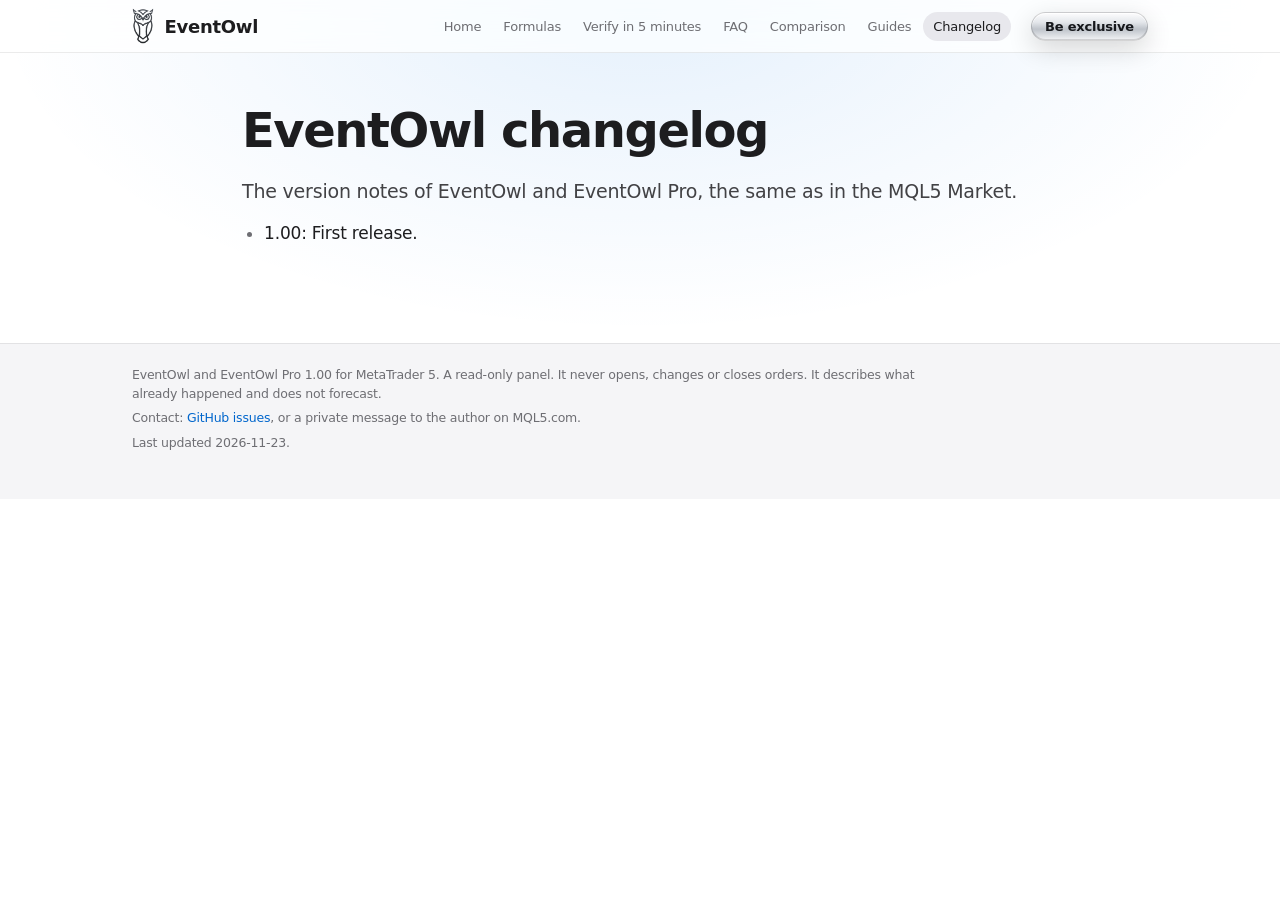
<file: changelog.html>
<!DOCTYPE html>
<html lang="en">
<head>
<meta charset="utf-8">
<meta name="viewport" content="width=device-width, initial-scale=1">
<title>EventOwl changelog</title>
<meta name="description" content="Version history of EventOwl and EventOwl Pro for MetaTrader 5.">
<link rel="canonical" href="https://lapdawgg.github.io/eventrlens/changelog.html">
<link rel="icon" href="logo.svg" type="image/svg+xml">
<link rel="apple-touch-icon" href="apple-touch-icon.png">
<meta name="theme-color" content="#181a1f">
<meta property="og:type" content="website">
<meta property="og:site_name" content="EventOwl">
<meta property="og:title" content="EventOwl changelog">
<meta property="og:description" content="Version history of EventOwl and EventOwl Pro for MetaTrader 5.">
<meta name="twitter:card" content="summary_large_image">
<meta property="og:url" content="https://lapdawgg.github.io/eventrlens/changelog.html">
<meta property="og:image" content="https://lapdawgg.github.io/eventrlens/og.png">
<meta property="og:image:width" content="1200">
<meta property="og:image:height" content="630">
<meta property="og:image:alt" content="EventOwl: Your MT5 trades, broken down by economic event, session and fix window.">
<link rel="stylesheet" href="style.css">

</head>
<body class="sub">
<header><div class="wrap"><a class="brand" href="index.html"><picture><source media="(prefers-color-scheme: dark)" srcset="owl-silver.png"><img src="owl-graphite.png" width="22" height="36" alt=""></picture>EventOwl</a><nav><a href="index.html">Home</a> <a href="formulas.html">Formulas</a> <a href="verify.html">Verify in 5 minutes</a> <a href="faq.html">FAQ</a> <a href="comparison.html">Comparison</a> <a href="guides.html">Guides</a> <a href="changelog.html" aria-current="page">Changelog</a></nav><a class="nav-cta" href="index.html#pro"><span>Be exclusive</span></a></div></header>
<main class="wrap">
<h1>EventOwl changelog</h1>
<p>The version notes of EventOwl and EventOwl Pro, the same as in the MQL5 Market.</p>
<ul><li>1.00: First release.</li></ul>
</main>
<footer><div class="wrap"><p>EventOwl and EventOwl Pro 1.00 for MetaTrader 5. A read-only panel. It never opens, changes or closes orders. It describes what already happened and does not forecast.</p><p>Contact: <a href="https://github.com/Lapdawgg/eventrlens/issues">GitHub issues</a>, or a private message to the author on MQL5.com.</p><p>Last updated 2026-11-23.</p></div></footer>
</body>
</html>
</file>
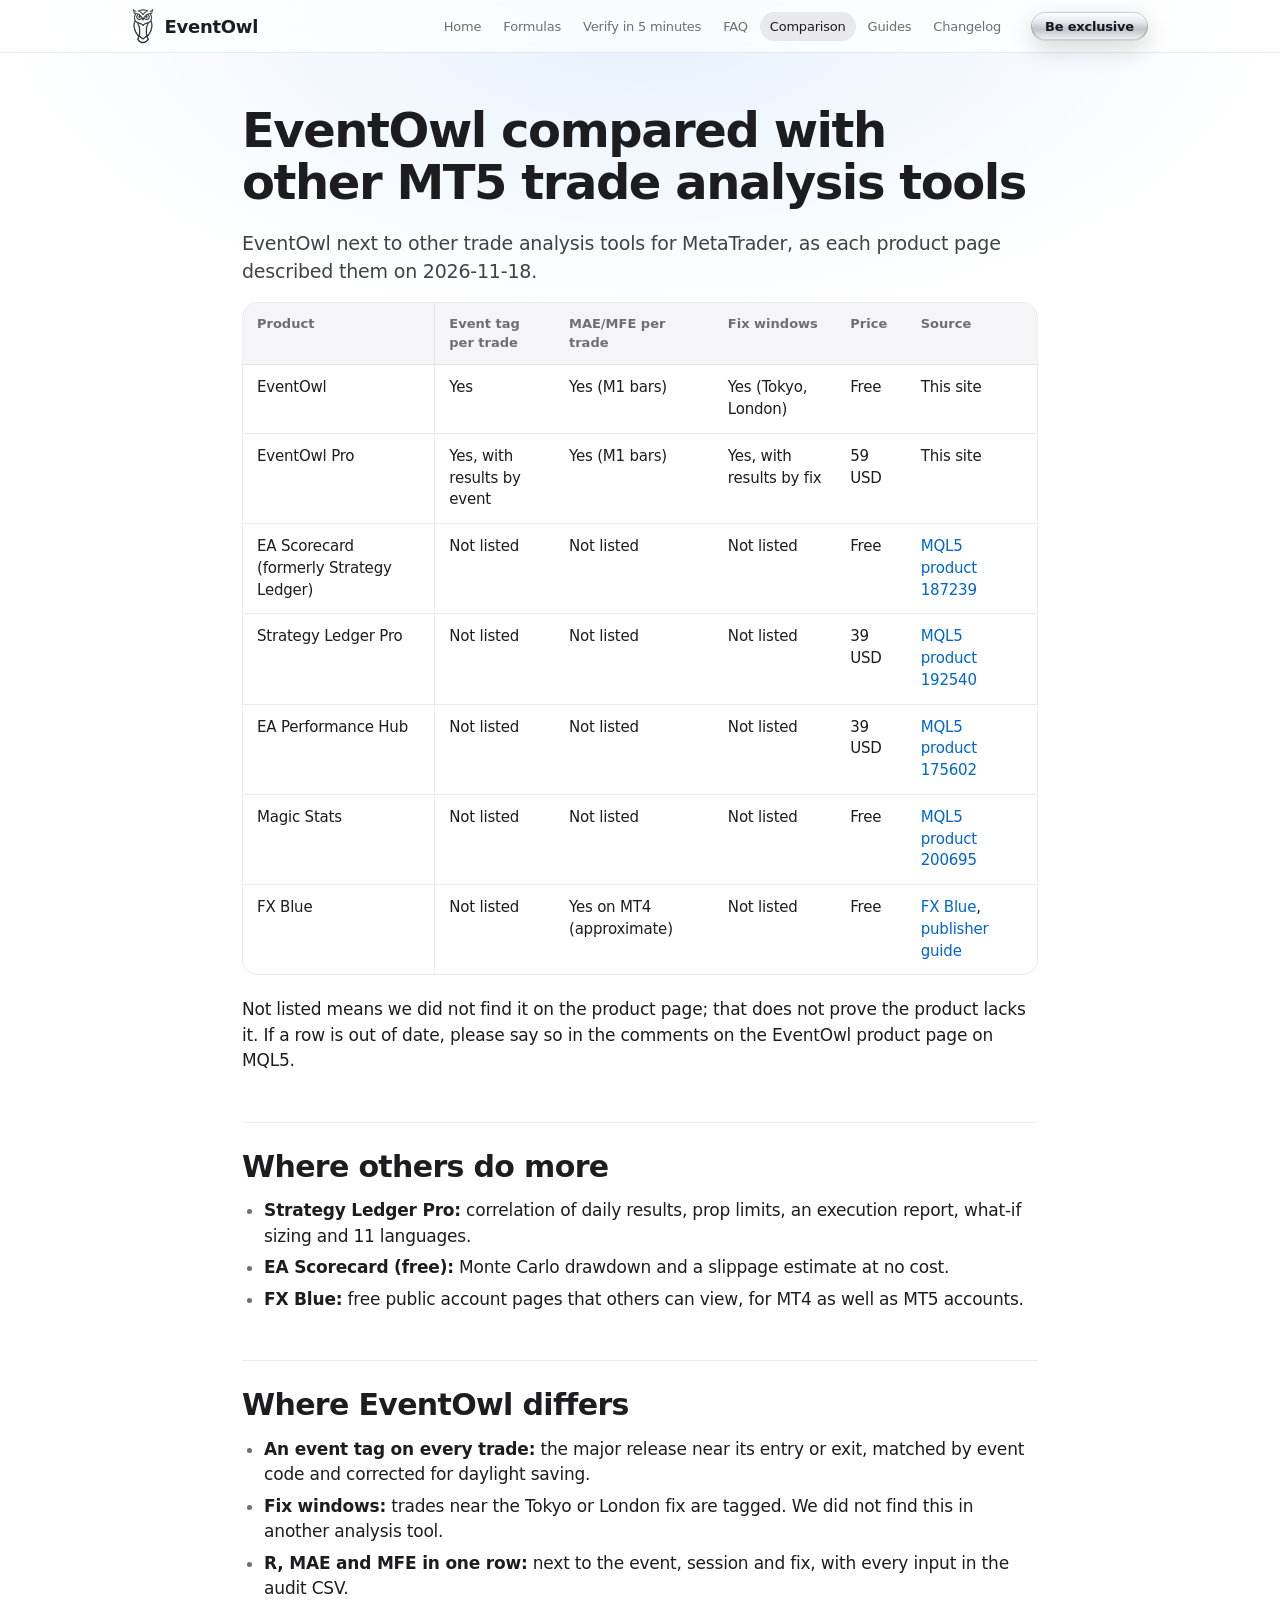
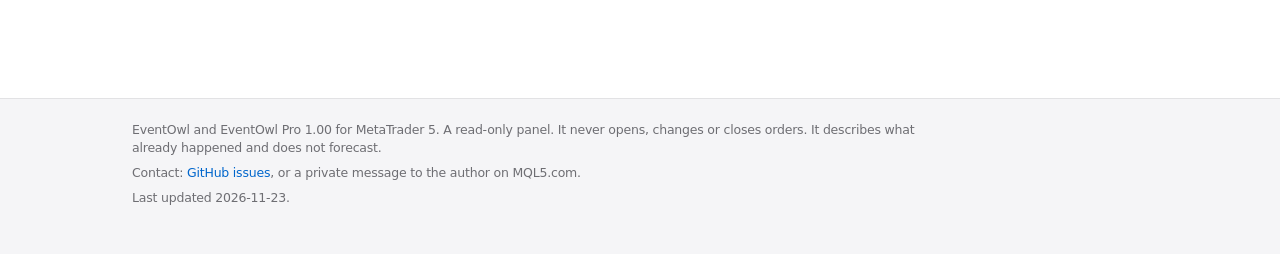
<file: comparison.html>
<!DOCTYPE html>
<html lang="en">
<head>
<meta charset="utf-8">
<meta name="viewport" content="width=device-width, initial-scale=1">
<title>EventOwl compared with other MT5 trade analysis tools</title>
<meta name="description" content="EventOwl next to EA Scorecard, Strategy Ledger Pro, EA Performance Hub, Magic Stats and FX Blue: dated, sourced, and where others do more.">
<link rel="canonical" href="https://lapdawgg.github.io/eventrlens/comparison.html">
<link rel="icon" href="logo.svg" type="image/svg+xml">
<link rel="apple-touch-icon" href="apple-touch-icon.png">
<meta name="theme-color" content="#181a1f">
<meta property="og:type" content="website">
<meta property="og:site_name" content="EventOwl">
<meta property="og:title" content="EventOwl compared with other MT5 trade analysis tools">
<meta property="og:description" content="EventOwl next to EA Scorecard, Strategy Ledger Pro, EA Performance Hub, Magic Stats and FX Blue: dated, sourced, and where others do more.">
<meta name="twitter:card" content="summary_large_image">
<meta property="og:url" content="https://lapdawgg.github.io/eventrlens/comparison.html">
<meta property="og:image" content="https://lapdawgg.github.io/eventrlens/og.png">
<meta property="og:image:width" content="1200">
<meta property="og:image:height" content="630">
<meta property="og:image:alt" content="EventOwl: Your MT5 trades, broken down by economic event, session and fix window.">
<link rel="stylesheet" href="style.css">

</head>
<body class="sub">
<header><div class="wrap"><a class="brand" href="index.html"><picture><source media="(prefers-color-scheme: dark)" srcset="owl-silver.png"><img src="owl-graphite.png" width="22" height="36" alt=""></picture>EventOwl</a><nav><a href="index.html">Home</a> <a href="formulas.html">Formulas</a> <a href="verify.html">Verify in 5 minutes</a> <a href="faq.html">FAQ</a> <a href="comparison.html" aria-current="page">Comparison</a> <a href="guides.html">Guides</a> <a href="changelog.html">Changelog</a></nav><a class="nav-cta" href="index.html#pro"><span>Be exclusive</span></a></div></header>
<main class="wrap">
<h1>EventOwl compared with other MT5 trade analysis tools</h1>
<p>EventOwl next to other trade analysis tools for MetaTrader, as each product page described them on 2026-11-18.</p>
<div class="table"><table>
<thead><tr><th>Product</th><th>Event tag per trade</th><th>MAE/MFE per trade</th><th>Fix windows</th><th>Price</th><th>Source</th></tr>
</thead><tbody><tr><td>EventOwl</td><td>Yes</td><td>Yes (M1 bars)</td><td>Yes (Tokyo, London)</td><td>Free</td><td>This site</td></tr>
<tr><td>EventOwl Pro</td><td>Yes, with results by event</td><td>Yes (M1 bars)</td><td>Yes, with results by fix</td><td>59 USD</td><td>This site</td></tr>
<tr><td>EA Scorecard (formerly Strategy Ledger)</td><td>Not listed</td><td>Not listed</td><td>Not listed</td><td>Free</td><td><a href="https://www.mql5.com/en/market/product/187239">MQL5 product 187239</a></td></tr>
<tr><td>Strategy Ledger Pro</td><td>Not listed</td><td>Not listed</td><td>Not listed</td><td>39 USD</td><td><a href="https://www.mql5.com/en/market/product/192540">MQL5 product 192540</a></td></tr>
<tr><td>EA Performance Hub</td><td>Not listed</td><td>Not listed</td><td>Not listed</td><td>39 USD</td><td><a href="https://www.mql5.com/en/market/product/175602">MQL5 product 175602</a></td></tr>
<tr><td>Magic Stats</td><td>Not listed</td><td>Not listed</td><td>Not listed</td><td>Free</td><td><a href="https://www.mql5.com/en/market/product/200695">MQL5 product 200695</a></td></tr>
<tr><td>FX Blue</td><td>Not listed</td><td>Yes on MT4 (approximate)</td><td>Not listed</td><td>Free</td><td><a href="https://www.fxblue.com/">FX Blue</a>, <a href="https://pub2.fxblue.com/appstore/u8/mt4-publisher-ea/user-guide">publisher guide</a></td></tr>
</tbody></table></div>
<p>Not listed means we did not find it on the product page; that does not prove the product lacks it. If a row is out of date, please say so in the comments on the EventOwl product page on MQL5.</p>
<h2 id="where-others-do-more">Where others do more</h2>
<ul><li><strong>Strategy Ledger Pro:</strong> correlation of daily results, prop limits, an execution report, what-if sizing and 11 languages.</li>
<li><strong>EA Scorecard (free):</strong> Monte Carlo drawdown and a slippage estimate at no cost.</li>
<li><strong>FX Blue:</strong> free public account pages that others can view, for MT4 as well as MT5 accounts.</li></ul>
<h2 id="where-eventowl-differs">Where EventOwl differs</h2>
<ul><li><strong>An event tag on every trade:</strong> the major release near its entry or exit, matched by event code and corrected for daylight saving.</li>
<li><strong>Fix windows:</strong> trades near the Tokyo or London fix are tagged. We did not find this in another analysis tool.</li>
<li><strong>R, MAE and MFE in one row:</strong> next to the event, session and fix, with every input in the audit CSV.</li></ul>
</main>
<footer><div class="wrap"><p>EventOwl and EventOwl Pro 1.00 for MetaTrader 5. A read-only panel. It never opens, changes or closes orders. It describes what already happened and does not forecast.</p><p>Contact: <a href="https://github.com/Lapdawgg/eventrlens/issues">GitHub issues</a>, or a private message to the author on MQL5.com.</p><p>Last updated 2026-11-23.</p></div></footer>
</body>
</html>
</file>
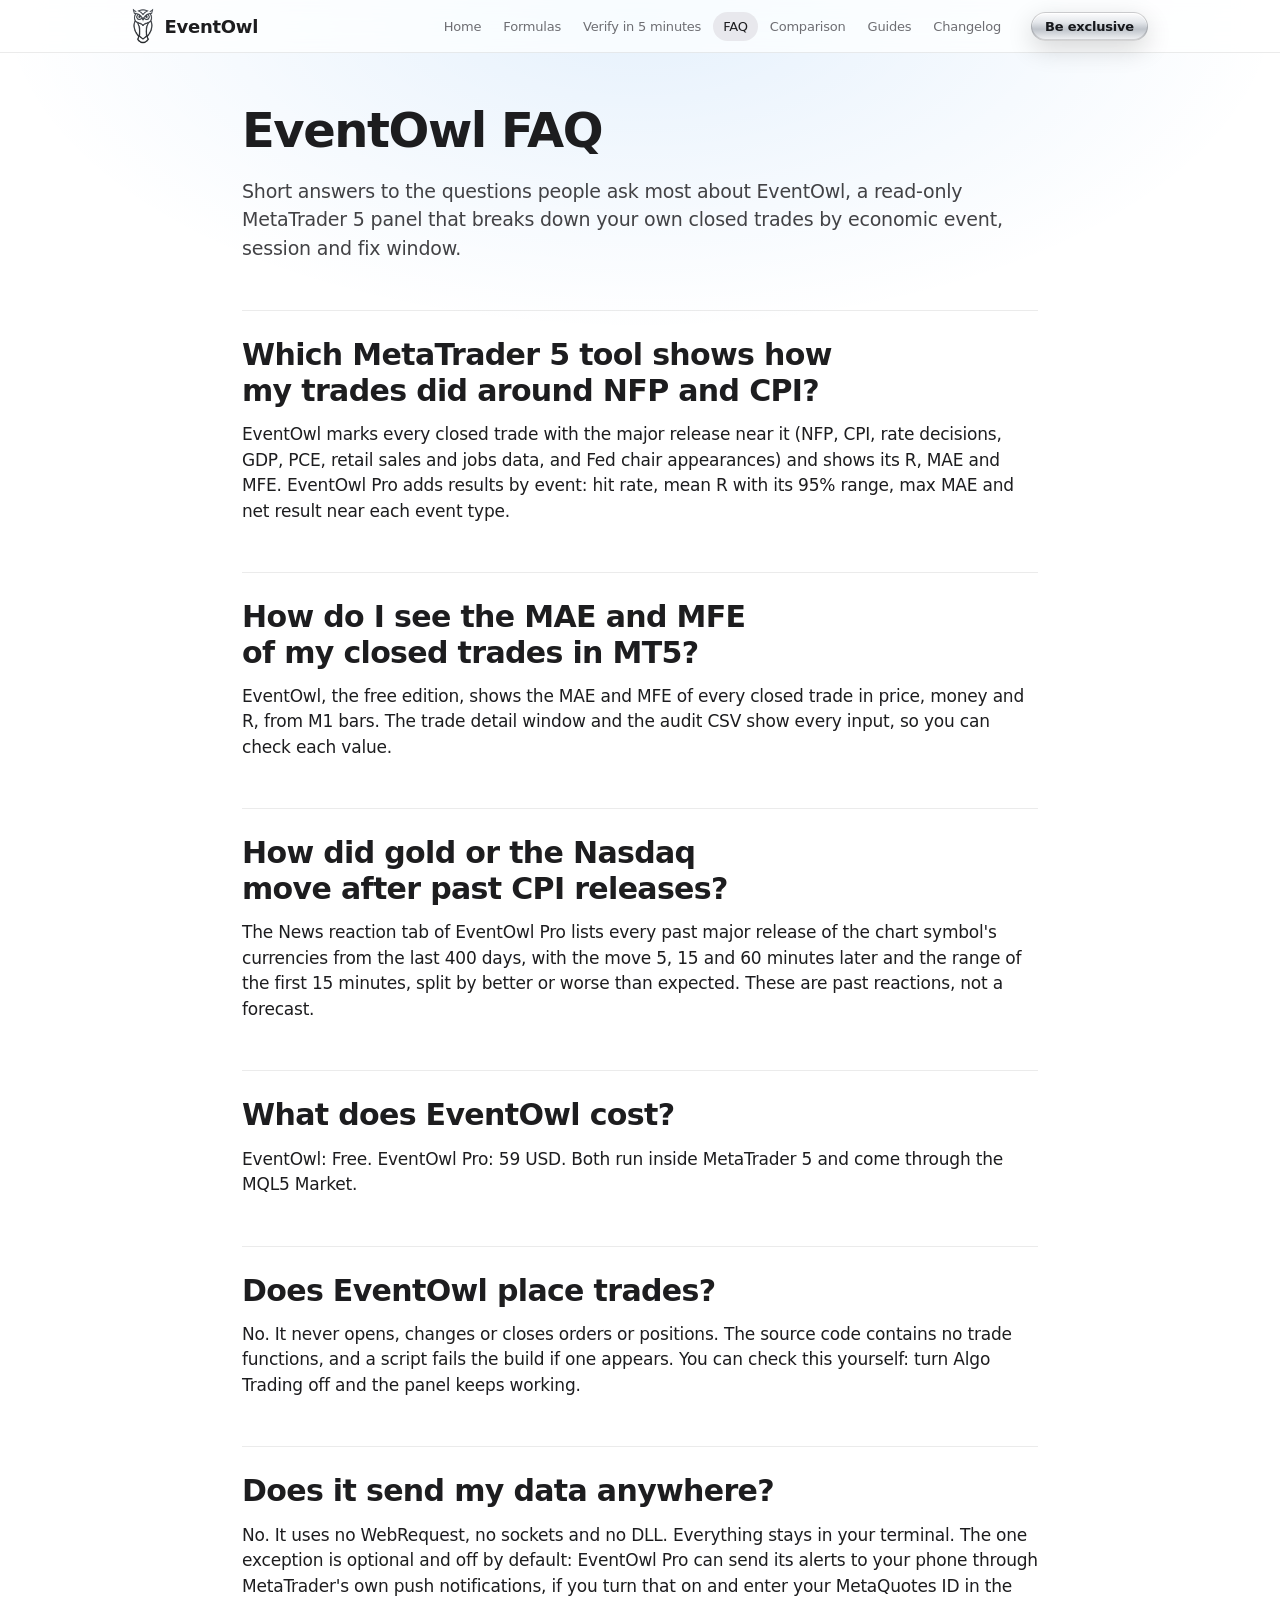
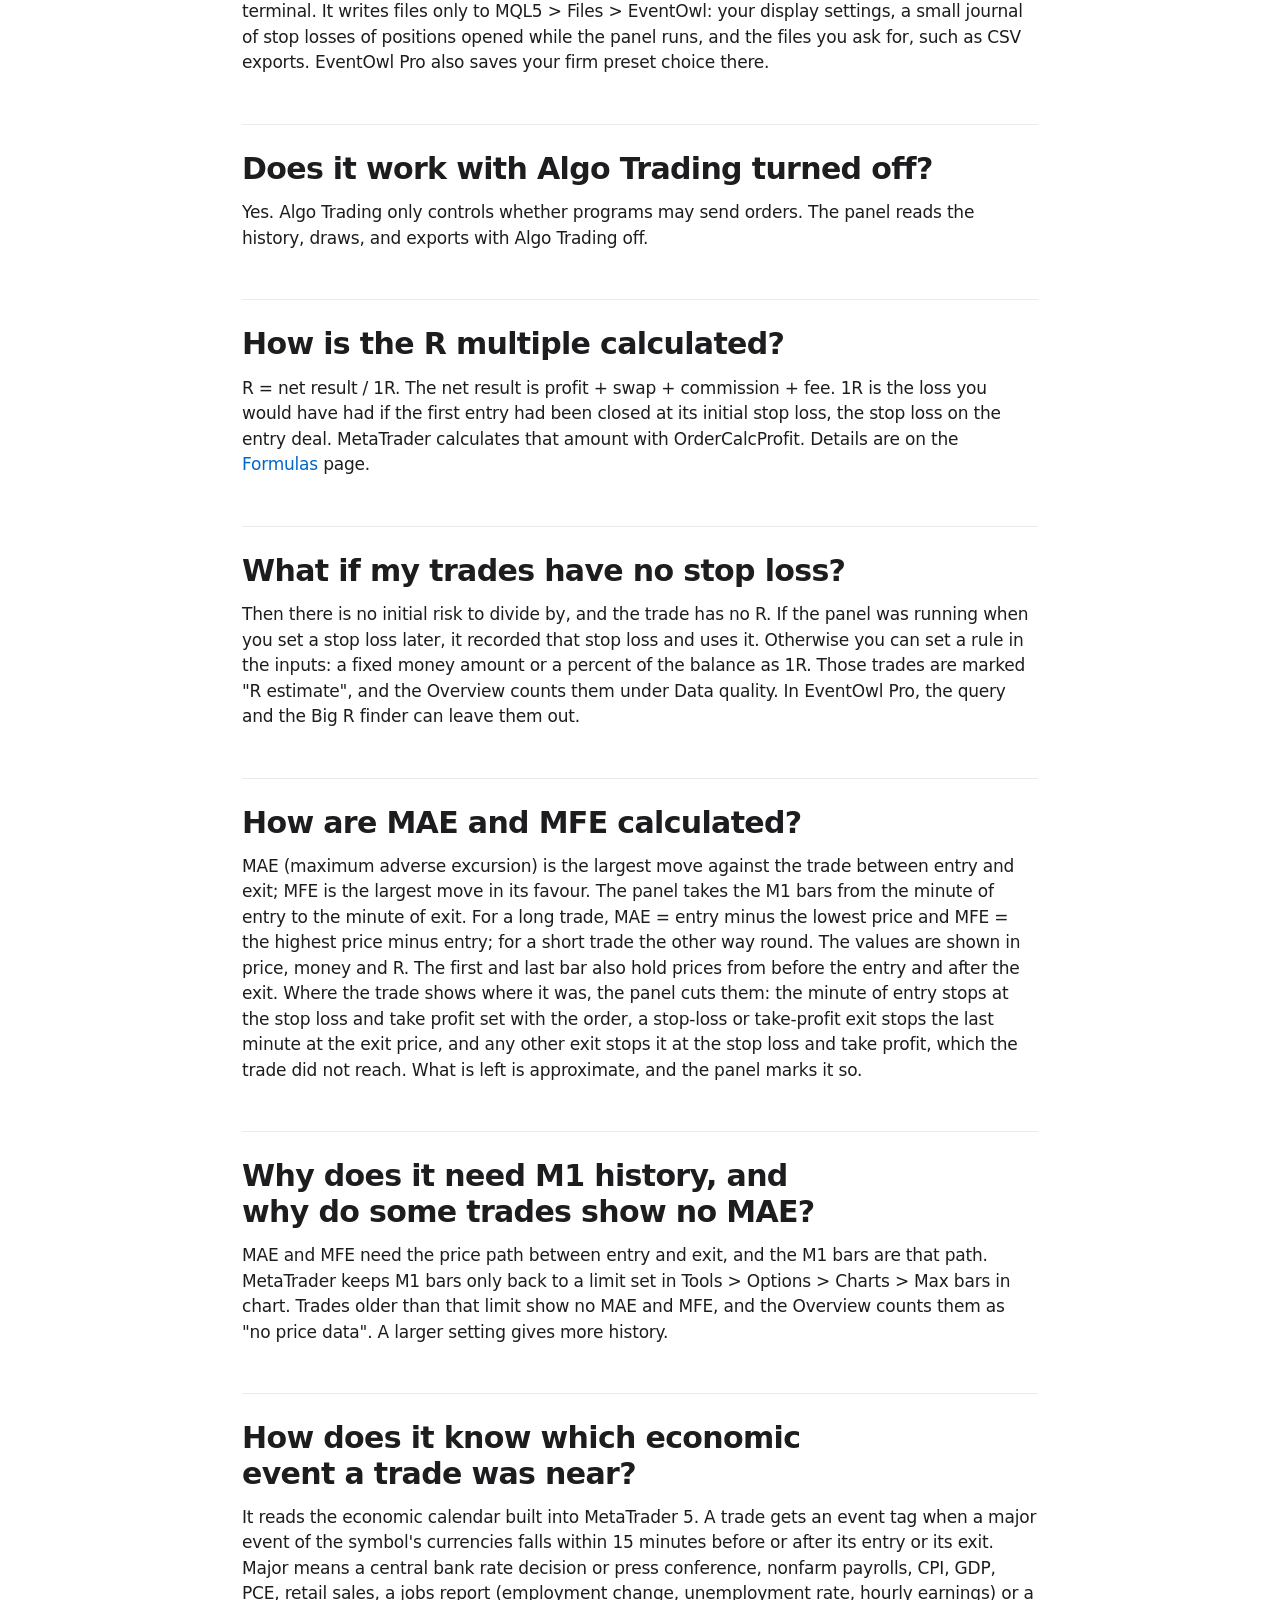
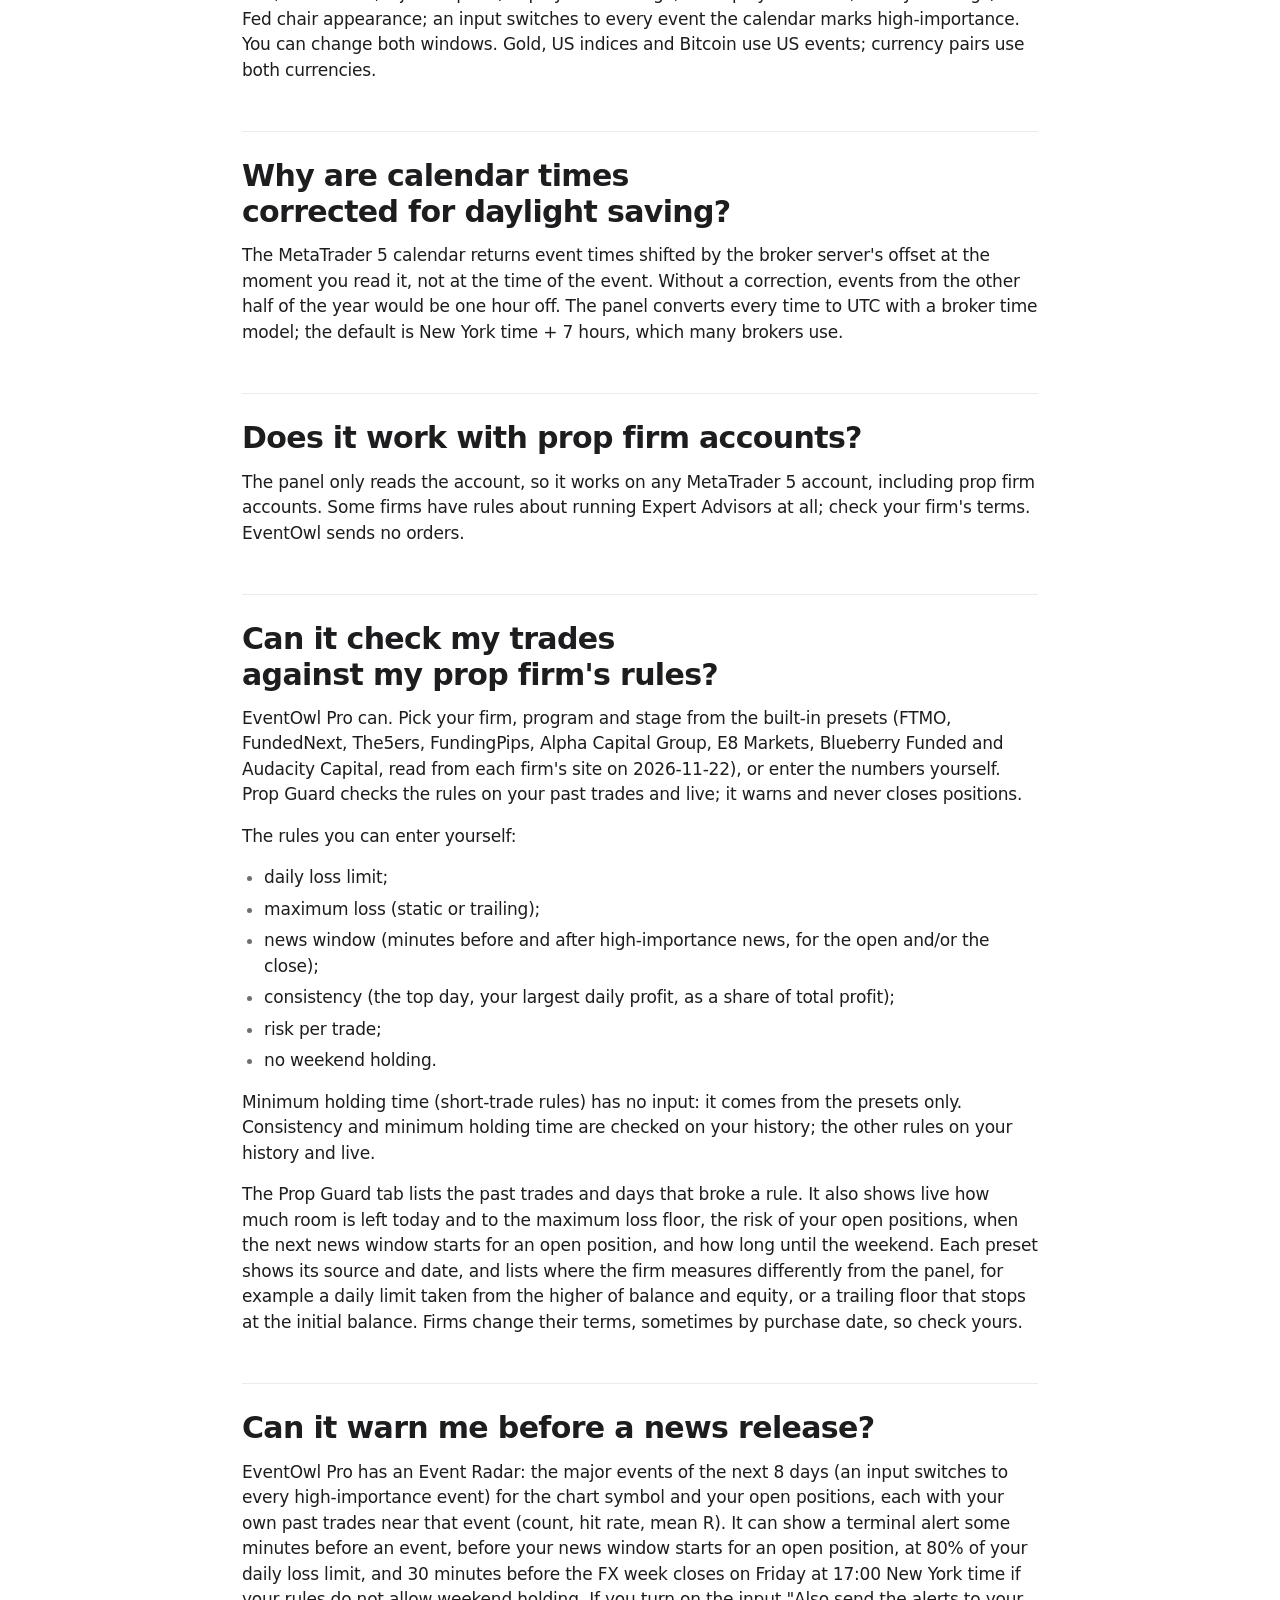
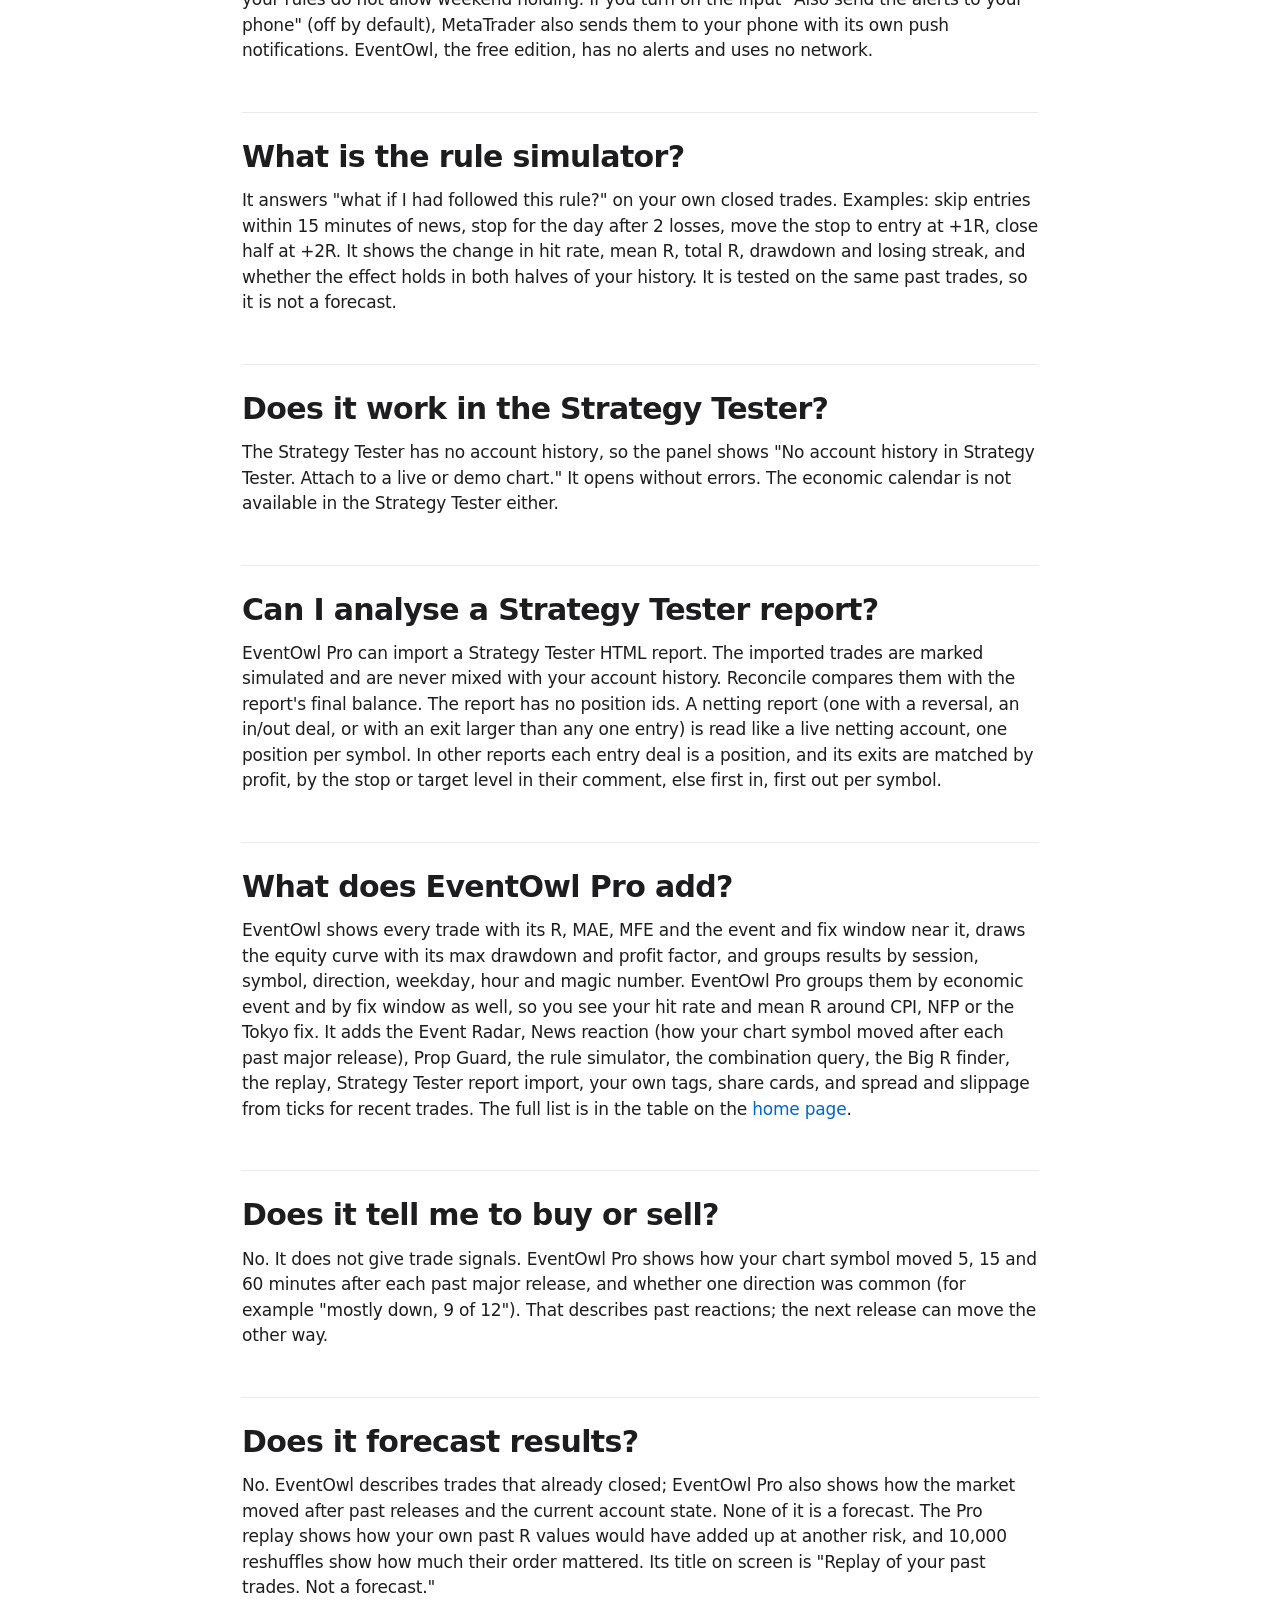
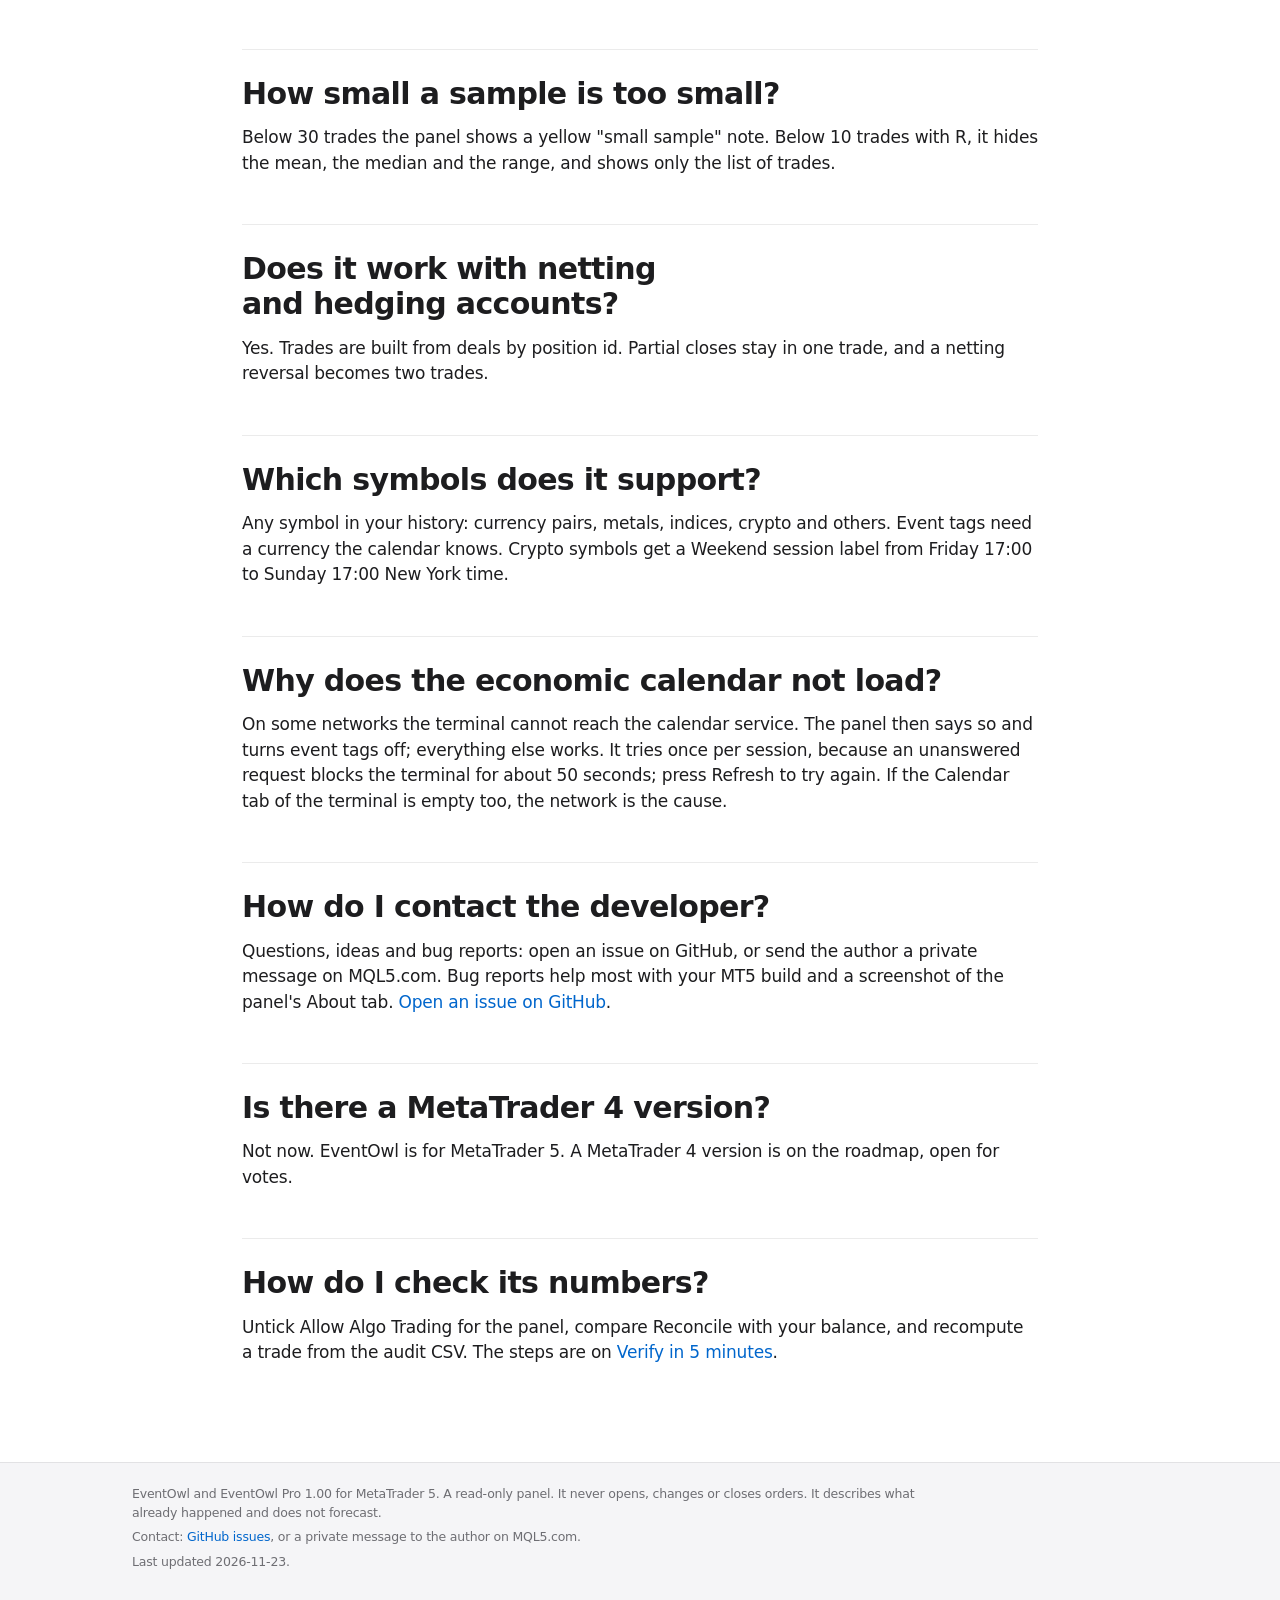
<file: faq.html>
<!DOCTYPE html>
<html lang="en">
<head>
<meta charset="utf-8">
<meta name="viewport" content="width=device-width, initial-scale=1">
<title>EventOwl FAQ</title>
<meta name="description" content="Answers about EventOwl for MetaTrader 5 - trading, data, R multiple, MAE and MFE, economic calendar tags, prop firm accounts and the Strategy Tester.">
<link rel="canonical" href="https://lapdawgg.github.io/eventrlens/faq.html">
<link rel="icon" href="logo.svg" type="image/svg+xml">
<link rel="apple-touch-icon" href="apple-touch-icon.png">
<meta name="theme-color" content="#181a1f">
<meta property="og:type" content="website">
<meta property="og:site_name" content="EventOwl">
<meta property="og:title" content="EventOwl FAQ">
<meta property="og:description" content="Answers about EventOwl for MetaTrader 5 - trading, data, R multiple, MAE and MFE, economic calendar tags, prop firm accounts and the Strategy Tester.">
<meta name="twitter:card" content="summary_large_image">
<meta property="og:url" content="https://lapdawgg.github.io/eventrlens/faq.html">
<meta property="og:image" content="https://lapdawgg.github.io/eventrlens/og.png">
<meta property="og:image:width" content="1200">
<meta property="og:image:height" content="630">
<meta property="og:image:alt" content="EventOwl: Your MT5 trades, broken down by economic event, session and fix window.">
<link rel="stylesheet" href="style.css">
<script type="application/ld+json">{"@context":"https://schema.org","@type":"FAQPage","mainEntity":[{"@type":"Question","name":"Which MetaTrader 5 tool shows how my trades did around NFP and CPI?","acceptedAnswer":{"@type":"Answer","text":"EventOwl marks every closed trade with the major release near it (NFP, CPI, rate decisions, GDP, PCE, retail sales and jobs data, and Fed chair appearances) and shows its R, MAE and MFE. EventOwl Pro adds results by event: hit rate, mean R with its 95% range, max MAE and net result near each event type."}},{"@type":"Question","name":"How do I see the MAE and MFE of my closed trades in MT5?","acceptedAnswer":{"@type":"Answer","text":"EventOwl, the free edition, shows the MAE and MFE of every closed trade in price, money and R, from M1 bars. The trade detail window and the audit CSV show every input, so you can check each value."}},{"@type":"Question","name":"How did gold or the Nasdaq move after past CPI releases?","acceptedAnswer":{"@type":"Answer","text":"The News reaction tab of EventOwl Pro lists every past major release of the chart symbol\u0027s currencies from the last 400 days, with the move 5, 15 and 60 minutes later and the range of the first 15 minutes, split by better or worse than expected. These are past reactions, not a forecast."}},{"@type":"Question","name":"What does EventOwl cost?","acceptedAnswer":{"@type":"Answer","text":"EventOwl: Free. EventOwl Pro: 59 USD. Both run inside MetaTrader 5 and come through the MQL5 Market."}},{"@type":"Question","name":"Does EventOwl place trades?","acceptedAnswer":{"@type":"Answer","text":"No. It never opens, changes or closes orders or positions. The source code contains no trade functions, and a script fails the build if one appears. You can check this yourself: turn Algo Trading off and the panel keeps working."}},{"@type":"Question","name":"Does it send my data anywhere?","acceptedAnswer":{"@type":"Answer","text":"No. It uses no WebRequest, no sockets and no DLL. Everything stays in your terminal. The one exception is optional and off by default: EventOwl Pro can send its alerts to your phone through MetaTrader\u0027s own push notifications, if you turn that on and enter your MetaQuotes ID in the terminal. It writes files only to MQL5 \u003e Files \u003e EventOwl: your display settings, a small journal of stop losses of positions opened while the panel runs, and the files you ask for, such as CSV exports. EventOwl Pro also saves your firm preset choice there."}},{"@type":"Question","name":"Does it work with Algo Trading turned off?","acceptedAnswer":{"@type":"Answer","text":"Yes. Algo Trading only controls whether programs may send orders. The panel reads the history, draws, and exports with Algo Trading off."}},{"@type":"Question","name":"How is the R multiple calculated?","acceptedAnswer":{"@type":"Answer","text":"R = net result / 1R. The net result is profit + swap + commission + fee. 1R is the loss you would have had if the first entry had been closed at its initial stop loss, the stop loss on the entry deal. MetaTrader calculates that amount with OrderCalcProfit. Details are on the Formulas page."}},{"@type":"Question","name":"What if my trades have no stop loss?","acceptedAnswer":{"@type":"Answer","text":"Then there is no initial risk to divide by, and the trade has no R. If the panel was running when you set a stop loss later, it recorded that stop loss and uses it. Otherwise you can set a rule in the inputs: a fixed money amount or a percent of the balance as 1R. Those trades are marked \"R estimate\", and the Overview counts them under Data quality. In EventOwl Pro, the query and the Big R finder can leave them out."}},{"@type":"Question","name":"How are MAE and MFE calculated?","acceptedAnswer":{"@type":"Answer","text":"MAE (maximum adverse excursion) is the largest move against the trade between entry and exit; MFE is the largest move in its favour. The panel takes the M1 bars from the minute of entry to the minute of exit. For a long trade, MAE = entry minus the lowest price and MFE = the highest price minus entry; for a short trade the other way round. The values are shown in price, money and R. The first and last bar also hold prices from before the entry and after the exit. Where the trade shows where it was, the panel cuts them: the minute of entry stops at the stop loss and take profit set with the order, a stop-loss or take-profit exit stops the last minute at the exit price, and any other exit stops it at the stop loss and take profit, which the trade did not reach. What is left is approximate, and the panel marks it so."}},{"@type":"Question","name":"Why does it need M1 history, and why do some trades show no MAE?","acceptedAnswer":{"@type":"Answer","text":"MAE and MFE need the price path between entry and exit, and the M1 bars are that path. MetaTrader keeps M1 bars only back to a limit set in Tools \u003e Options \u003e Charts \u003e Max bars in chart. Trades older than that limit show no MAE and MFE, and the Overview counts them as \"no price data\". A larger setting gives more history."}},{"@type":"Question","name":"How does it know which economic event a trade was near?","acceptedAnswer":{"@type":"Answer","text":"It reads the economic calendar built into MetaTrader 5. A trade gets an event tag when a major event of the symbol\u0027s currencies falls within 15 minutes before or after its entry or its exit. Major means a central bank rate decision or press conference, nonfarm payrolls, CPI, GDP, PCE, retail sales, a jobs report (employment change, unemployment rate, hourly earnings) or a Fed chair appearance; an input switches to every event the calendar marks high-importance. You can change both windows. Gold, US indices and Bitcoin use US events; currency pairs use both currencies."}},{"@type":"Question","name":"Why are calendar times corrected for daylight saving?","acceptedAnswer":{"@type":"Answer","text":"The MetaTrader 5 calendar returns event times shifted by the broker server\u0027s offset at the moment you read it, not at the time of the event. Without a correction, events from the other half of the year would be one hour off. The panel converts every time to UTC with a broker time model; the default is New York time + 7 hours, which many brokers use."}},{"@type":"Question","name":"Does it work with prop firm accounts?","acceptedAnswer":{"@type":"Answer","text":"The panel only reads the account, so it works on any MetaTrader 5 account, including prop firm accounts. Some firms have rules about running Expert Advisors at all; check your firm\u0027s terms. EventOwl sends no orders."}},{"@type":"Question","name":"Can it check my trades against my prop firm\u0027s rules?","acceptedAnswer":{"@type":"Answer","text":"EventOwl Pro can. Pick your firm, program and stage from the built-in presets (FTMO, FundedNext, The5ers, FundingPips, Alpha Capital Group, E8 Markets, Blueberry Funded and Audacity Capital, read from each firm\u0027s site on 2026-11-22), or enter the numbers yourself. Prop Guard checks the rules on your past trades and live; it warns and never closes positions. The rules you can enter yourself: daily loss limit; maximum loss (static or trailing); news window (minutes before and after high-importance news, for the open and/or the close); consistency (the top day, your largest daily profit, as a share of total profit); risk per trade; no weekend holding. Minimum holding time (short-trade rules) has no input: it comes from the presets only. Consistency and minimum holding time are checked on your history; the other rules on your history and live. The Prop Guard tab lists the past trades and days that broke a rule. It also shows live how much room is left today and to the maximum loss floor, the risk of your open positions, when the next news window starts for an open position, and how long until the weekend. Each preset shows its source and date, and lists where the firm measures differently from the panel, for example a daily limit taken from the higher of balance and equity, or a trailing floor that stops at the initial balance. Firms change their terms, sometimes by purchase date, so check yours."}},{"@type":"Question","name":"Can it warn me before a news release?","acceptedAnswer":{"@type":"Answer","text":"EventOwl Pro has an Event Radar: the major events of the next 8 days (an input switches to every high-importance event) for the chart symbol and your open positions, each with your own past trades near that event (count, hit rate, mean R). It can show a terminal alert some minutes before an event, before your news window starts for an open position, at 80% of your daily loss limit, and 30 minutes before the FX week closes on Friday at 17:00 New York time if your rules do not allow weekend holding. If you turn on the input \"Also send the alerts to your phone\" (off by default), MetaTrader also sends them to your phone with its own push notifications. EventOwl, the free edition, has no alerts and uses no network."}},{"@type":"Question","name":"What is the rule simulator?","acceptedAnswer":{"@type":"Answer","text":"It answers \"what if I had followed this rule?\" on your own closed trades. Examples: skip entries within 15 minutes of news, stop for the day after 2 losses, move the stop to entry at +1R, close half at +2R. It shows the change in hit rate, mean R, total R, drawdown and losing streak, and whether the effect holds in both halves of your history. It is tested on the same past trades, so it is not a forecast."}},{"@type":"Question","name":"Does it work in the Strategy Tester?","acceptedAnswer":{"@type":"Answer","text":"The Strategy Tester has no account history, so the panel shows \"No account history in Strategy Tester. Attach to a live or demo chart.\" It opens without errors. The economic calendar is not available in the Strategy Tester either."}},{"@type":"Question","name":"Can I analyse a Strategy Tester report?","acceptedAnswer":{"@type":"Answer","text":"EventOwl Pro can import a Strategy Tester HTML report. The imported trades are marked simulated and are never mixed with your account history. Reconcile compares them with the report\u0027s final balance. The report has no position ids. A netting report (one with a reversal, an in/out deal, or with an exit larger than any one entry) is read like a live netting account, one position per symbol. In other reports each entry deal is a position, and its exits are matched by profit, by the stop or target level in their comment, else first in, first out per symbol."}},{"@type":"Question","name":"What does EventOwl Pro add?","acceptedAnswer":{"@type":"Answer","text":"EventOwl shows every trade with its R, MAE, MFE and the event and fix window near it, draws the equity curve with its max drawdown and profit factor, and groups results by session, symbol, direction, weekday, hour and magic number. EventOwl Pro groups them by economic event and by fix window as well, so you see your hit rate and mean R around CPI, NFP or the Tokyo fix. It adds the Event Radar, News reaction (how your chart symbol moved after each past major release), Prop Guard, the rule simulator, the combination query, the Big R finder, the replay, Strategy Tester report import, your own tags, share cards, and spread and slippage from ticks for recent trades. The full list is in the table on the home page."}},{"@type":"Question","name":"Does it tell me to buy or sell?","acceptedAnswer":{"@type":"Answer","text":"No. It does not give trade signals. EventOwl Pro shows how your chart symbol moved 5, 15 and 60 minutes after each past major release, and whether one direction was common (for example \"mostly down, 9 of 12\"). That describes past reactions; the next release can move the other way."}},{"@type":"Question","name":"Does it forecast results?","acceptedAnswer":{"@type":"Answer","text":"No. EventOwl describes trades that already closed; EventOwl Pro also shows how the market moved after past releases and the current account state. None of it is a forecast. The Pro replay shows how your own past R values would have added up at another risk, and 10,000 reshuffles show how much their order mattered. Its title on screen is \"Replay of your past trades. Not a forecast.\""}},{"@type":"Question","name":"How small a sample is too small?","acceptedAnswer":{"@type":"Answer","text":"Below 30 trades the panel shows a yellow \"small sample\" note. Below 10 trades with R, it hides the mean, the median and the range, and shows only the list of trades."}},{"@type":"Question","name":"Does it work with netting and hedging accounts?","acceptedAnswer":{"@type":"Answer","text":"Yes. Trades are built from deals by position id. Partial closes stay in one trade, and a netting reversal becomes two trades."}},{"@type":"Question","name":"Which symbols does it support?","acceptedAnswer":{"@type":"Answer","text":"Any symbol in your history: currency pairs, metals, indices, crypto and others. Event tags need a currency the calendar knows. Crypto symbols get a Weekend session label from Friday 17:00 to Sunday 17:00 New York time."}},{"@type":"Question","name":"Why does the economic calendar not load?","acceptedAnswer":{"@type":"Answer","text":"On some networks the terminal cannot reach the calendar service. The panel then says so and turns event tags off; everything else works. It tries once per session, because an unanswered request blocks the terminal for about 50 seconds; press Refresh to try again. If the Calendar tab of the terminal is empty too, the network is the cause."}},{"@type":"Question","name":"How do I contact the developer?","acceptedAnswer":{"@type":"Answer","text":"Questions, ideas and bug reports: open an issue on GitHub, or send the author a private message on MQL5.com. Bug reports help most with your MT5 build and a screenshot of the panel\u0027s About tab. Open an issue on GitHub."}},{"@type":"Question","name":"Is there a MetaTrader 4 version?","acceptedAnswer":{"@type":"Answer","text":"Not now. EventOwl is for MetaTrader 5. A MetaTrader 4 version is on the roadmap, open for votes."}},{"@type":"Question","name":"How do I check its numbers?","acceptedAnswer":{"@type":"Answer","text":"Untick Allow Algo Trading for the panel, compare Reconcile with your balance, and recompute a trade from the audit CSV. The steps are on Verify in 5 minutes."}}]}</script>
</head>
<body class="sub">
<header><div class="wrap"><a class="brand" href="index.html"><picture><source media="(prefers-color-scheme: dark)" srcset="owl-silver.png"><img src="owl-graphite.png" width="22" height="36" alt=""></picture>EventOwl</a><nav><a href="index.html">Home</a> <a href="formulas.html">Formulas</a> <a href="verify.html">Verify in 5 minutes</a> <a href="faq.html" aria-current="page">FAQ</a> <a href="comparison.html">Comparison</a> <a href="guides.html">Guides</a> <a href="changelog.html">Changelog</a></nav><a class="nav-cta" href="index.html#pro"><span>Be exclusive</span></a></div></header>
<main class="wrap">
<h1>EventOwl FAQ</h1>
<p>Short answers to the questions people ask most about EventOwl, a read-only MetaTrader 5 panel that breaks down your own closed trades by economic event, session and fix window.</p>
<h2 id="which-metatrader-5-tool-shows-how-my-trades-did-around-nfp-and-cpi">Which MetaTrader 5 tool shows how my trades did around NFP and CPI?</h2>
<p>EventOwl marks every closed trade with the major release near it (NFP, CPI, rate decisions, GDP, PCE, retail sales and jobs data, and Fed chair appearances) and shows its R, MAE and MFE. EventOwl Pro adds results by event: hit rate, mean R with its 95% range, max MAE and net result near each event type.</p>
<h2 id="how-do-i-see-the-mae-and-mfe-of-my-closed-trades-in-mt5">How do I see the MAE and MFE of my closed trades in MT5?</h2>
<p>EventOwl, the free edition, shows the MAE and MFE of every closed trade in price, money and R, from M1 bars. The trade detail window and the audit CSV show every input, so you can check each value.</p>
<h2 id="how-did-gold-or-the-nasdaq-move-after-past-cpi-releases">How did gold or the Nasdaq move after past CPI releases?</h2>
<p>The News reaction tab of EventOwl Pro lists every past major release of the chart symbol's currencies from the last 400 days, with the move 5, 15 and 60 minutes later and the range of the first 15 minutes, split by better or worse than expected. These are past reactions, not a forecast.</p>
<h2 id="what-does-eventowl-cost">What does EventOwl cost?</h2>
<p>EventOwl: Free. EventOwl Pro: 59 USD. Both run inside MetaTrader 5 and come through the MQL5 Market.</p>
<h2 id="does-eventowl-place-trades">Does EventOwl place trades?</h2>
<p>No. It never opens, changes or closes orders or positions. The source code contains no trade functions, and a script fails the build if one appears. You can check this yourself: turn Algo Trading off and the panel keeps working.</p>
<h2 id="does-it-send-my-data-anywhere">Does it send my data anywhere?</h2>
<p>No. It uses no WebRequest, no sockets and no DLL. Everything stays in your terminal. The one exception is optional and off by default: EventOwl Pro can send its alerts to your phone through MetaTrader's own push notifications, if you turn that on and enter your MetaQuotes ID in the terminal. It writes files only to MQL5 &gt; Files &gt; EventOwl: your display settings, a small journal of stop losses of positions opened while the panel runs, and the files you ask for, such as CSV exports. EventOwl Pro also saves your firm preset choice there.</p>
<h2 id="does-it-work-with-algo-trading-turned-off">Does it work with Algo Trading turned off?</h2>
<p>Yes. Algo Trading only controls whether programs may send orders. The panel reads the history, draws, and exports with Algo Trading off.</p>
<h2 id="how-is-the-r-multiple-calculated">How is the R multiple calculated?</h2>
<p>R = net result / 1R. The net result is profit + swap + commission + fee. 1R is the loss you would have had if the first entry had been closed at its initial stop loss, the stop loss on the entry deal. MetaTrader calculates that amount with OrderCalcProfit. Details are on the <a href="formulas.html">Formulas</a> page.</p>
<h2 id="what-if-my-trades-have-no-stop-loss">What if my trades have no stop loss?</h2>
<p>Then there is no initial risk to divide by, and the trade has no R. If the panel was running when you set a stop loss later, it recorded that stop loss and uses it. Otherwise you can set a rule in the inputs: a fixed money amount or a percent of the balance as 1R. Those trades are marked &quot;R estimate&quot;, and the Overview counts them under Data quality. In EventOwl Pro, the query and the Big R finder can leave them out.</p>
<h2 id="how-are-mae-and-mfe-calculated">How are MAE and MFE calculated?</h2>
<p>MAE (maximum adverse excursion) is the largest move against the trade between entry and exit; MFE is the largest move in its favour. The panel takes the M1 bars from the minute of entry to the minute of exit. For a long trade, MAE = entry minus the lowest price and MFE = the highest price minus entry; for a short trade the other way round. The values are shown in price, money and R. The first and last bar also hold prices from before the entry and after the exit. Where the trade shows where it was, the panel cuts them: the minute of entry stops at the stop loss and take profit set with the order, a stop-loss or take-profit exit stops the last minute at the exit price, and any other exit stops it at the stop loss and take profit, which the trade did not reach. What is left is approximate, and the panel marks it so.</p>
<h2 id="why-does-it-need-m1-history-and-why-do-some-trades-show-no-mae">Why does it need M1 history, and why do some trades show no MAE?</h2>
<p>MAE and MFE need the price path between entry and exit, and the M1 bars are that path. MetaTrader keeps M1 bars only back to a limit set in Tools &gt; Options &gt; Charts &gt; Max bars in chart. Trades older than that limit show no MAE and MFE, and the Overview counts them as &quot;no price data&quot;. A larger setting gives more history.</p>
<h2 id="how-does-it-know-which-economic-event-a-trade-was-near">How does it know which economic event a trade was near?</h2>
<p>It reads the economic calendar built into MetaTrader 5. A trade gets an event tag when a major event of the symbol's currencies falls within 15 minutes before or after its entry or its exit. Major means a central bank rate decision or press conference, nonfarm payrolls, CPI, GDP, PCE, retail sales, a jobs report (employment change, unemployment rate, hourly earnings) or a Fed chair appearance; an input switches to every event the calendar marks high-importance. You can change both windows. Gold, US indices and Bitcoin use US events; currency pairs use both currencies.</p>
<h2 id="why-are-calendar-times-corrected-for-daylight-saving">Why are calendar times corrected for daylight saving?</h2>
<p>The MetaTrader 5 calendar returns event times shifted by the broker server's offset at the moment you read it, not at the time of the event. Without a correction, events from the other half of the year would be one hour off. The panel converts every time to UTC with a broker time model; the default is New York time + 7 hours, which many brokers use.</p>
<h2 id="does-it-work-with-prop-firm-accounts">Does it work with prop firm accounts?</h2>
<p>The panel only reads the account, so it works on any MetaTrader 5 account, including prop firm accounts. Some firms have rules about running Expert Advisors at all; check your firm's terms. EventOwl sends no orders.</p>
<h2 id="can-it-check-my-trades-against-my-prop-firm-s-rules">Can it check my trades against my prop firm's rules?</h2>
<p>EventOwl Pro can. Pick your firm, program and stage from the built-in presets (FTMO, FundedNext, The5ers, FundingPips, Alpha Capital Group, E8 Markets, Blueberry Funded and Audacity Capital, read from each firm's site on 2026-11-22), or enter the numbers yourself. Prop Guard checks the rules on your past trades and live; it warns and never closes positions.</p>
<p>The rules you can enter yourself:</p>
<ul><li>daily loss limit;</li>
<li>maximum loss (static or trailing);</li>
<li>news window (minutes before and after high-importance news, for the open and/or the close);</li>
<li>consistency (the top day, your largest daily profit, as a share of total profit);</li>
<li>risk per trade;</li>
<li>no weekend holding.</li></ul>
<p>Minimum holding time (short-trade rules) has no input: it comes from the presets only. Consistency and minimum holding time are checked on your history; the other rules on your history and live.</p>
<p>The Prop Guard tab lists the past trades and days that broke a rule. It also shows live how much room is left today and to the maximum loss floor, the risk of your open positions, when the next news window starts for an open position, and how long until the weekend. Each preset shows its source and date, and lists where the firm measures differently from the panel, for example a daily limit taken from the higher of balance and equity, or a trailing floor that stops at the initial balance. Firms change their terms, sometimes by purchase date, so check yours.</p>
<h2 id="can-it-warn-me-before-a-news-release">Can it warn me before a news release?</h2>
<p>EventOwl Pro has an Event Radar: the major events of the next 8 days (an input switches to every high-importance event) for the chart symbol and your open positions, each with your own past trades near that event (count, hit rate, mean R). It can show a terminal alert some minutes before an event, before your news window starts for an open position, at 80% of your daily loss limit, and 30 minutes before the FX week closes on Friday at 17:00 New York time if your rules do not allow weekend holding. If you turn on the input &quot;Also send the alerts to your phone&quot; (off by default), MetaTrader also sends them to your phone with its own push notifications. EventOwl, the free edition, has no alerts and uses no network.</p>
<h2 id="what-is-the-rule-simulator">What is the rule simulator?</h2>
<p>It answers &quot;what if I had followed this rule?&quot; on your own closed trades. Examples: skip entries within 15 minutes of news, stop for the day after 2 losses, move the stop to entry at +1R, close half at +2R. It shows the change in hit rate, mean R, total R, drawdown and losing streak, and whether the effect holds in both halves of your history. It is tested on the same past trades, so it is not a forecast.</p>
<h2 id="does-it-work-in-the-strategy-tester">Does it work in the Strategy Tester?</h2>
<p>The Strategy Tester has no account history, so the panel shows &quot;No account history in Strategy Tester. Attach to a live or demo chart.&quot; It opens without errors. The economic calendar is not available in the Strategy Tester either.</p>
<h2 id="can-i-analyse-a-strategy-tester-report">Can I analyse a Strategy Tester report?</h2>
<p>EventOwl Pro can import a Strategy Tester HTML report. The imported trades are marked simulated and are never mixed with your account history. Reconcile compares them with the report's final balance. The report has no position ids. A netting report (one with a reversal, an in/out deal, or with an exit larger than any one entry) is read like a live netting account, one position per symbol. In other reports each entry deal is a position, and its exits are matched by profit, by the stop or target level in their comment, else first in, first out per symbol.</p>
<h2 id="what-does-eventowl-pro-add">What does EventOwl Pro add?</h2>
<p>EventOwl shows every trade with its R, MAE, MFE and the event and fix window near it, draws the equity curve with its max drawdown and profit factor, and groups results by session, symbol, direction, weekday, hour and magic number. EventOwl Pro groups them by economic event and by fix window as well, so you see your hit rate and mean R around CPI, NFP or the Tokyo fix. It adds the Event Radar, News reaction (how your chart symbol moved after each past major release), Prop Guard, the rule simulator, the combination query, the Big R finder, the replay, Strategy Tester report import, your own tags, share cards, and spread and slippage from ticks for recent trades. The full list is in the table on the <a href="index.html">home page</a>.</p>
<h2 id="does-it-tell-me-to-buy-or-sell">Does it tell me to buy or sell?</h2>
<p>No. It does not give trade signals. EventOwl Pro shows how your chart symbol moved 5, 15 and 60 minutes after each past major release, and whether one direction was common (for example &quot;mostly down, 9 of 12&quot;). That describes past reactions; the next release can move the other way.</p>
<h2 id="does-it-forecast-results">Does it forecast results?</h2>
<p>No. EventOwl describes trades that already closed; EventOwl Pro also shows how the market moved after past releases and the current account state. None of it is a forecast. The Pro replay shows how your own past R values would have added up at another risk, and 10,000 reshuffles show how much their order mattered. Its title on screen is &quot;Replay of your past trades. Not a forecast.&quot;</p>
<h2 id="how-small-a-sample-is-too-small">How small a sample is too small?</h2>
<p>Below 30 trades the panel shows a yellow &quot;small sample&quot; note. Below 10 trades with R, it hides the mean, the median and the range, and shows only the list of trades.</p>
<h2 id="does-it-work-with-netting-and-hedging-accounts">Does it work with netting and hedging accounts?</h2>
<p>Yes. Trades are built from deals by position id. Partial closes stay in one trade, and a netting reversal becomes two trades.</p>
<h2 id="which-symbols-does-it-support">Which symbols does it support?</h2>
<p>Any symbol in your history: currency pairs, metals, indices, crypto and others. Event tags need a currency the calendar knows. Crypto symbols get a Weekend session label from Friday 17:00 to Sunday 17:00 New York time.</p>
<h2 id="why-does-the-economic-calendar-not-load">Why does the economic calendar not load?</h2>
<p>On some networks the terminal cannot reach the calendar service. The panel then says so and turns event tags off; everything else works. It tries once per session, because an unanswered request blocks the terminal for about 50 seconds; press Refresh to try again. If the Calendar tab of the terminal is empty too, the network is the cause.</p>
<h2 id="how-do-i-contact-the-developer">How do I contact the developer?</h2>
<p>Questions, ideas and bug reports: open an issue on GitHub, or send the author a private message on MQL5.com. Bug reports help most with your MT5 build and a screenshot of the panel's About tab. <a href="https://github.com/Lapdawgg/eventrlens/issues">Open an issue on GitHub</a>.</p>
<h2 id="is-there-a-metatrader-4-version">Is there a MetaTrader 4 version?</h2>
<p>Not now. EventOwl is for MetaTrader 5. A MetaTrader 4 version is on the roadmap, open for votes.</p>
<h2 id="how-do-i-check-its-numbers">How do I check its numbers?</h2>
<p>Untick Allow Algo Trading for the panel, compare Reconcile with your balance, and recompute a trade from the audit CSV. The steps are on <a href="verify.html">Verify in 5 minutes</a>.</p>
</main>
<footer><div class="wrap"><p>EventOwl and EventOwl Pro 1.00 for MetaTrader 5. A read-only panel. It never opens, changes or closes orders. It describes what already happened and does not forecast.</p><p>Contact: <a href="https://github.com/Lapdawgg/eventrlens/issues">GitHub issues</a>, or a private message to the author on MQL5.com.</p><p>Last updated 2026-11-23.</p></div></footer>
</body>
</html>
</file>
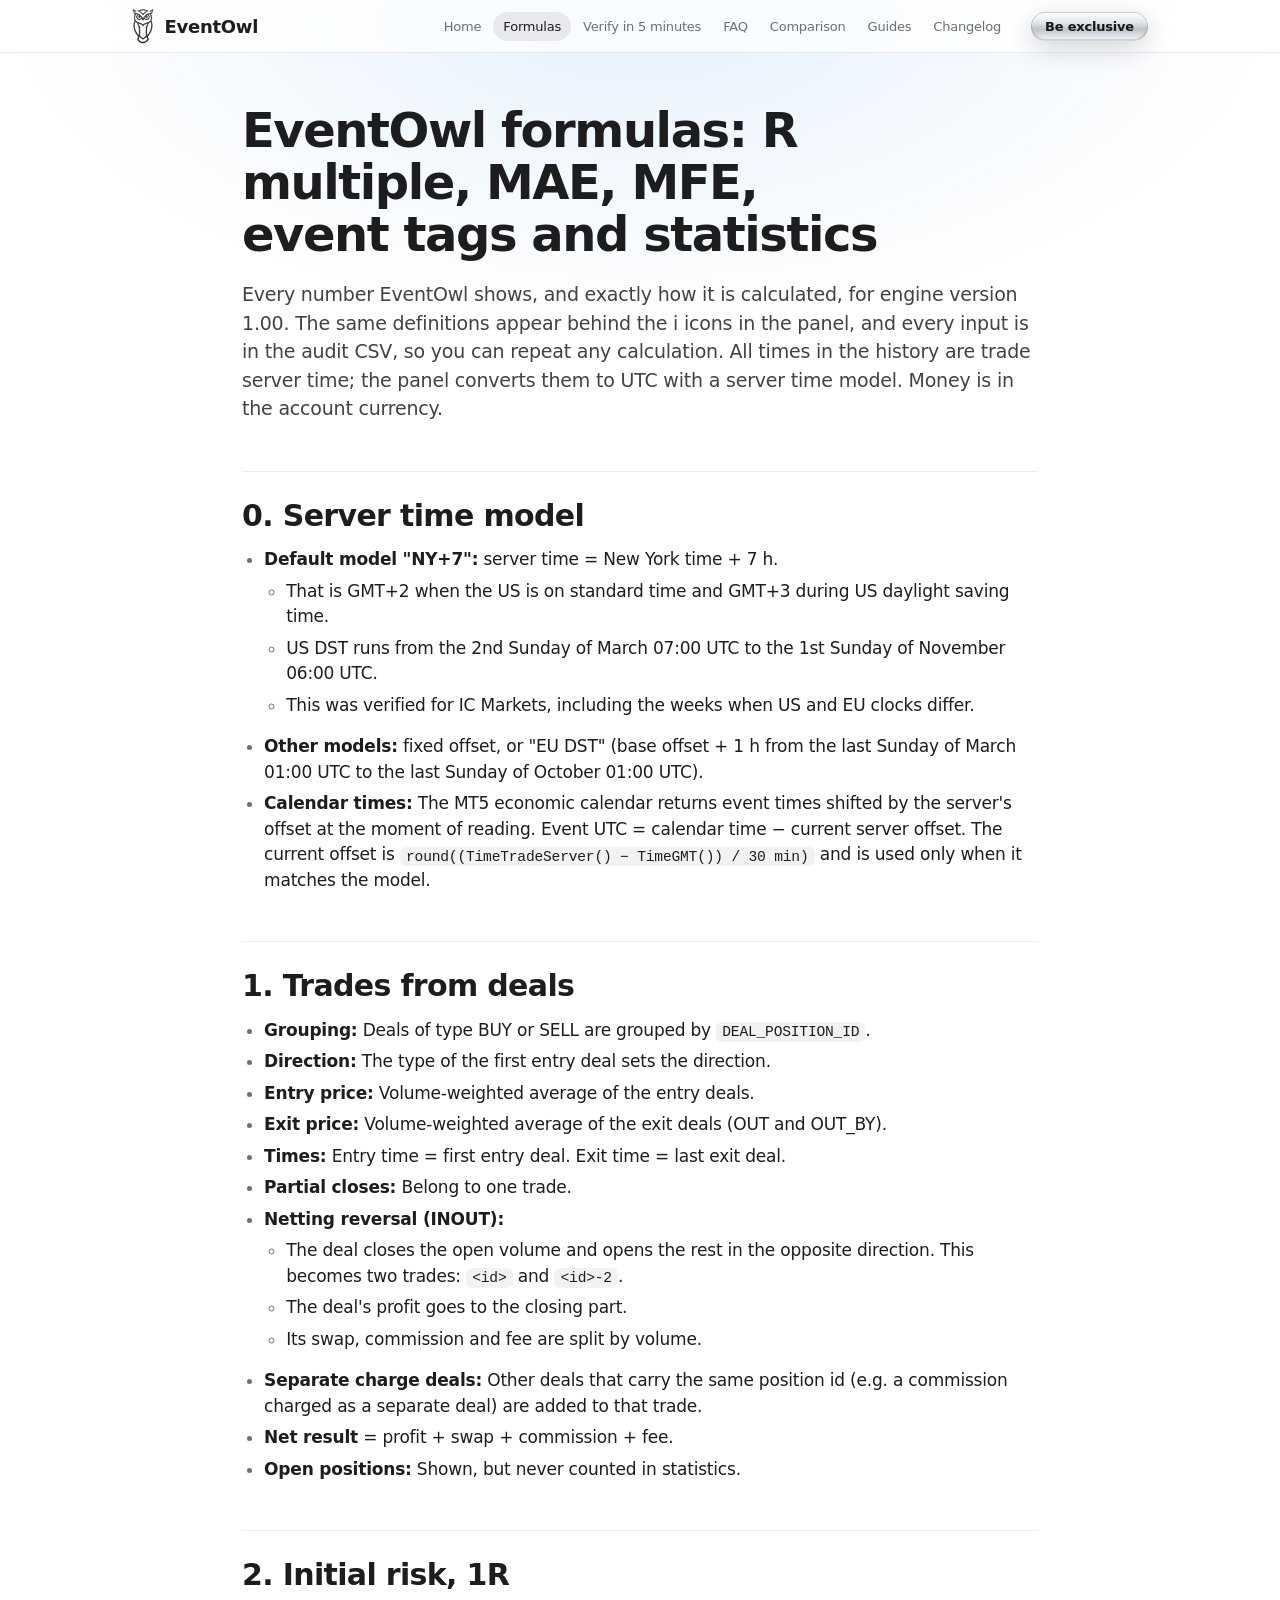
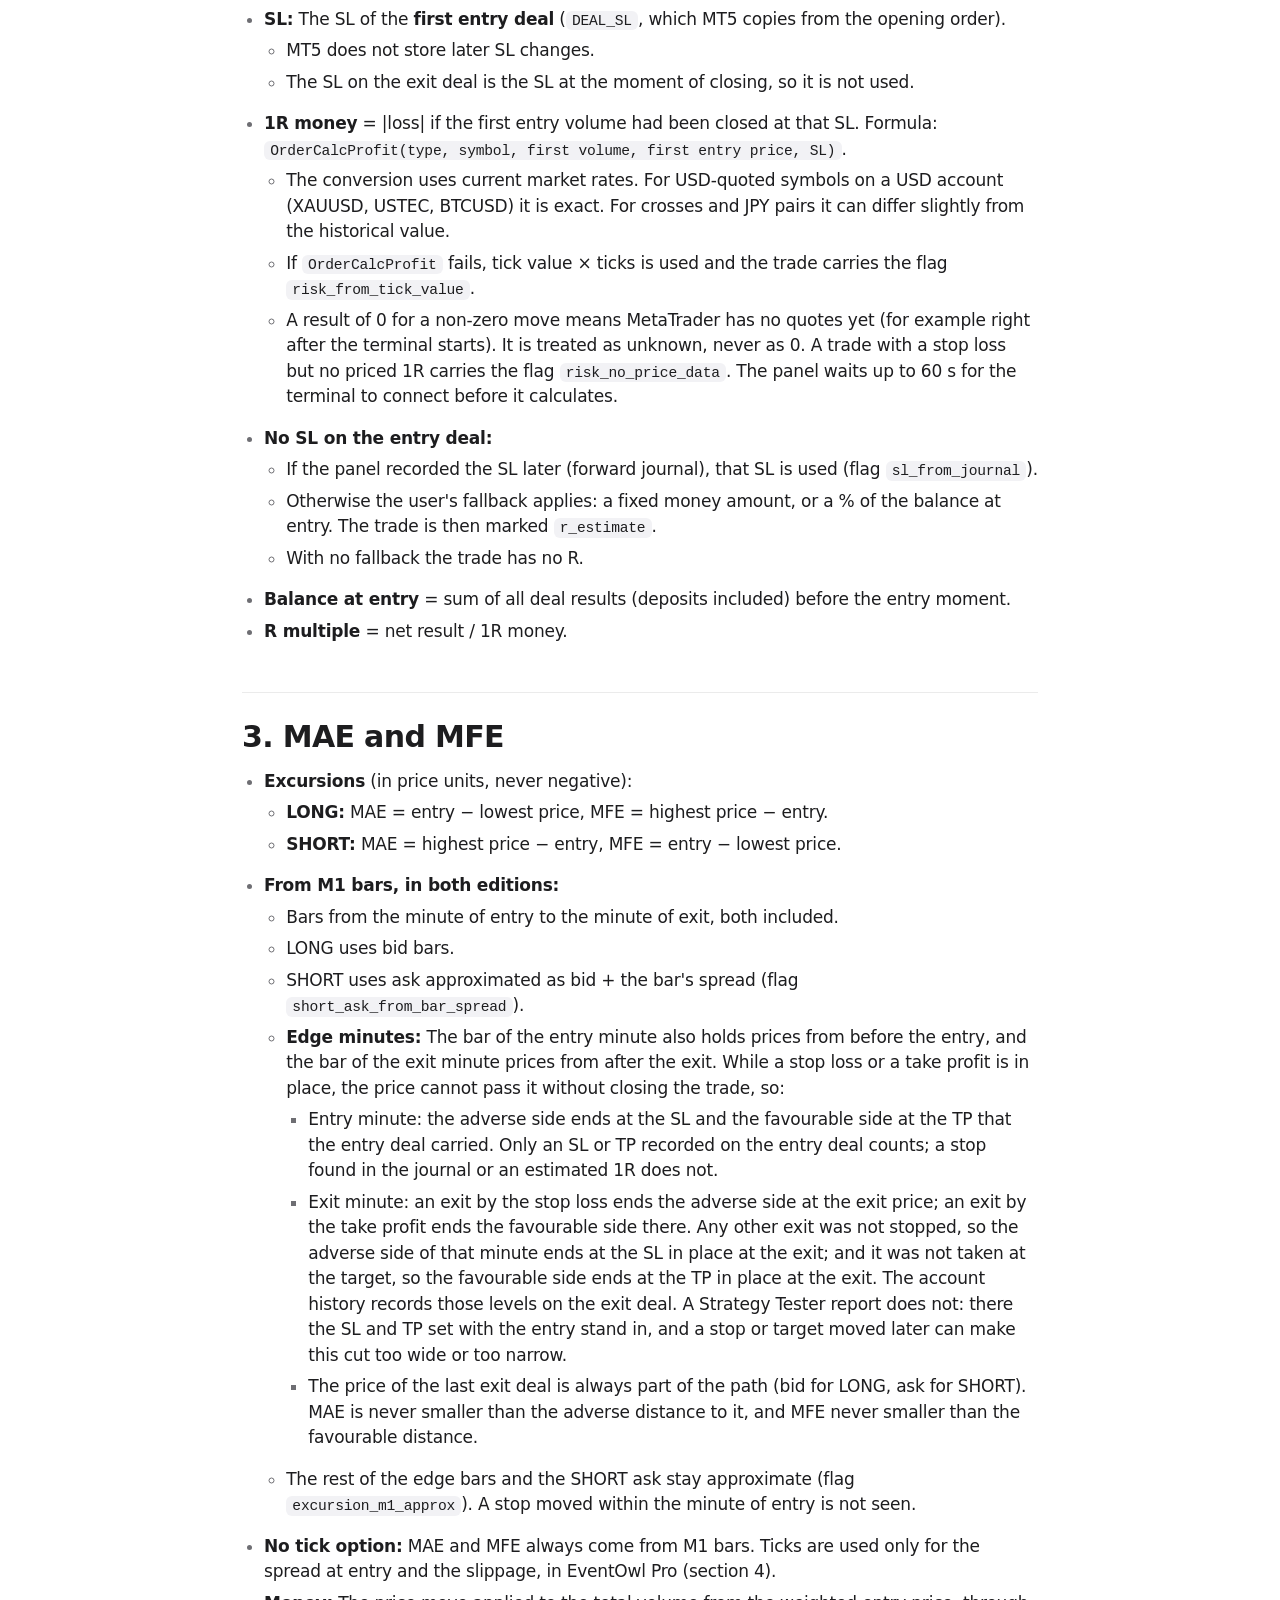
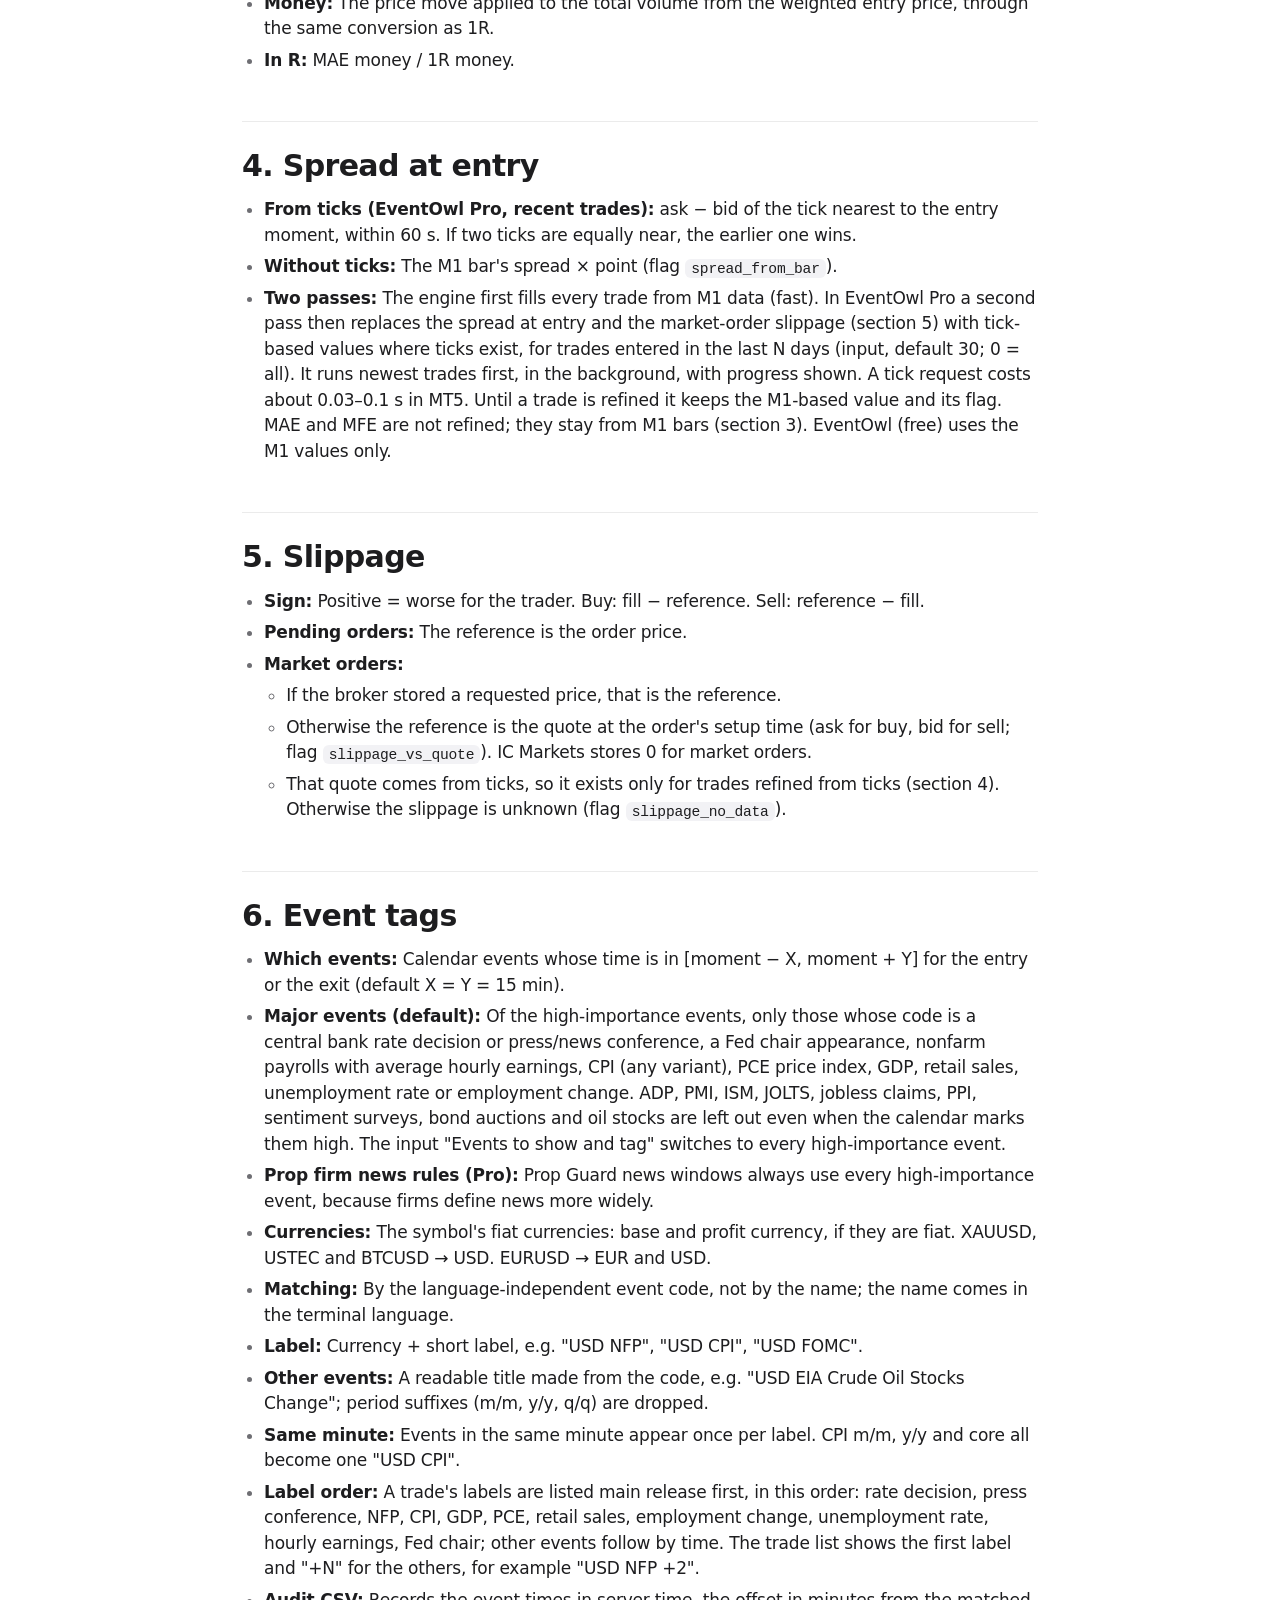
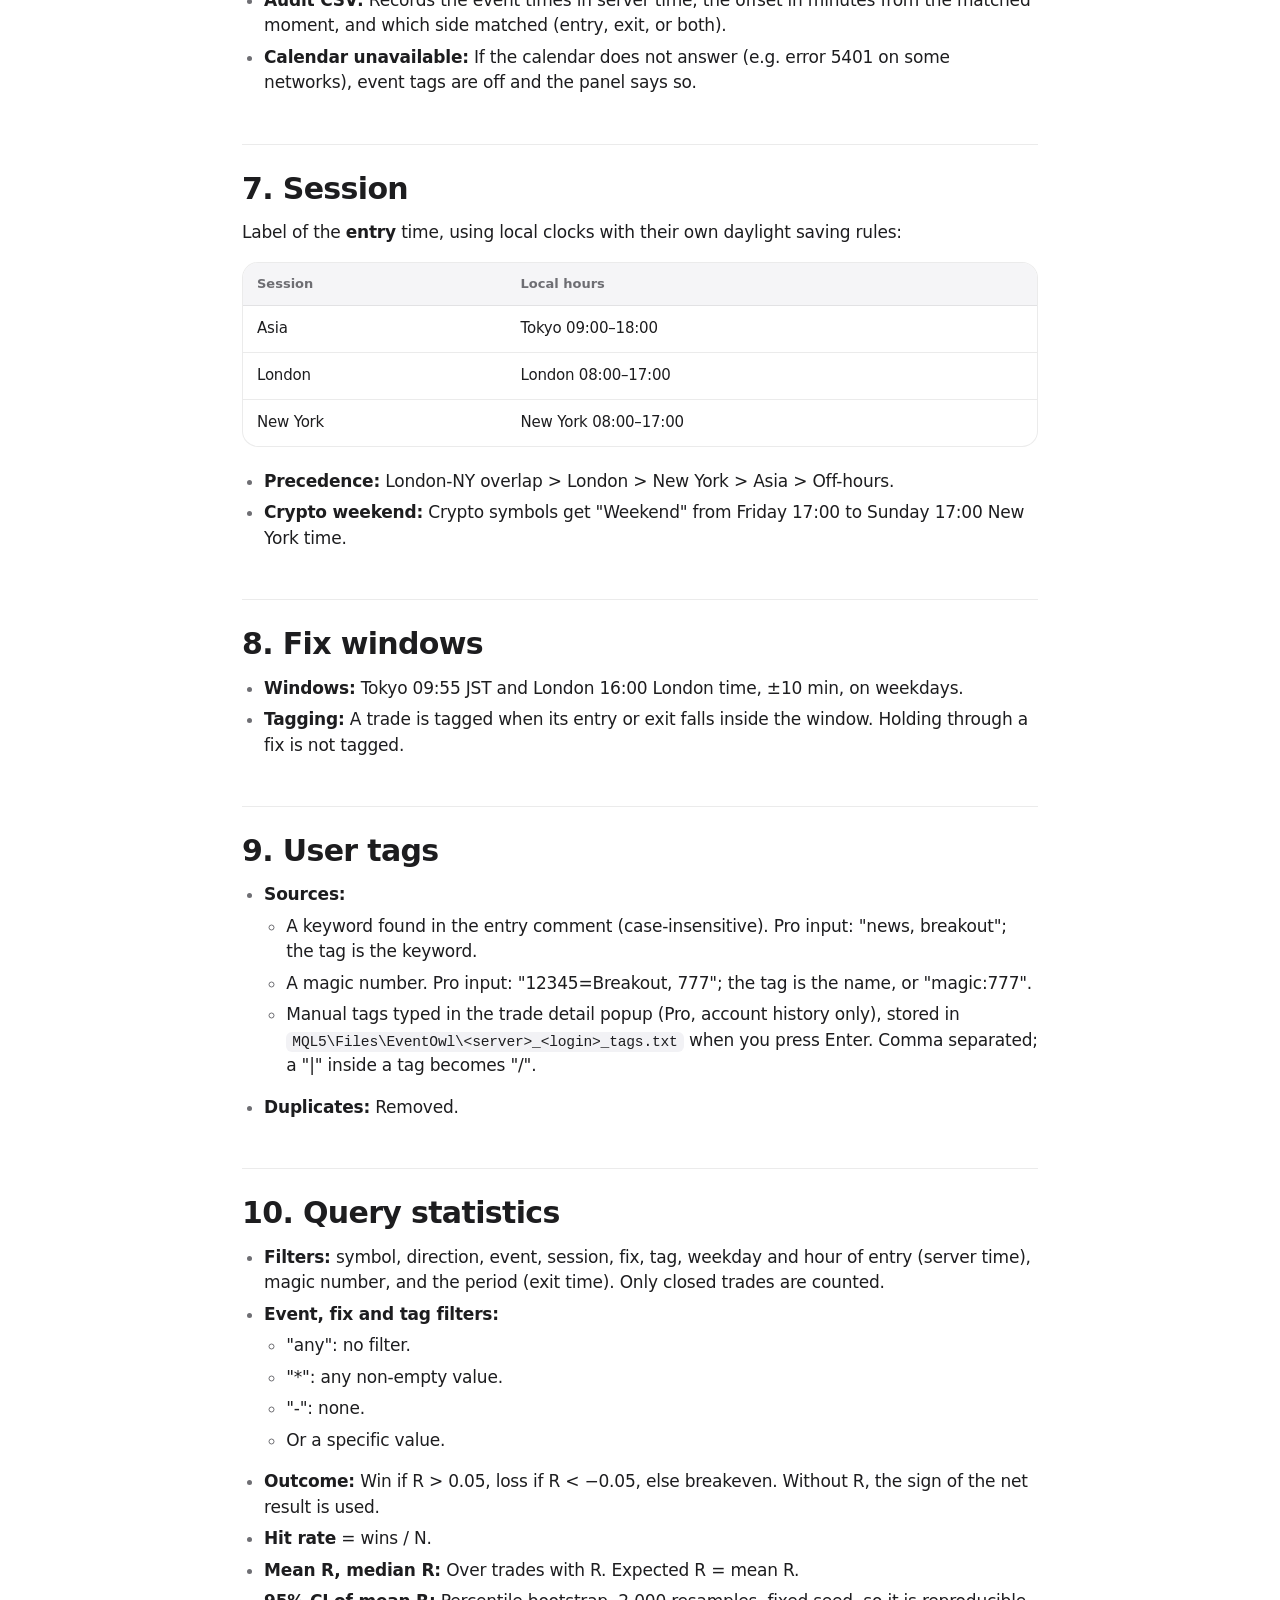
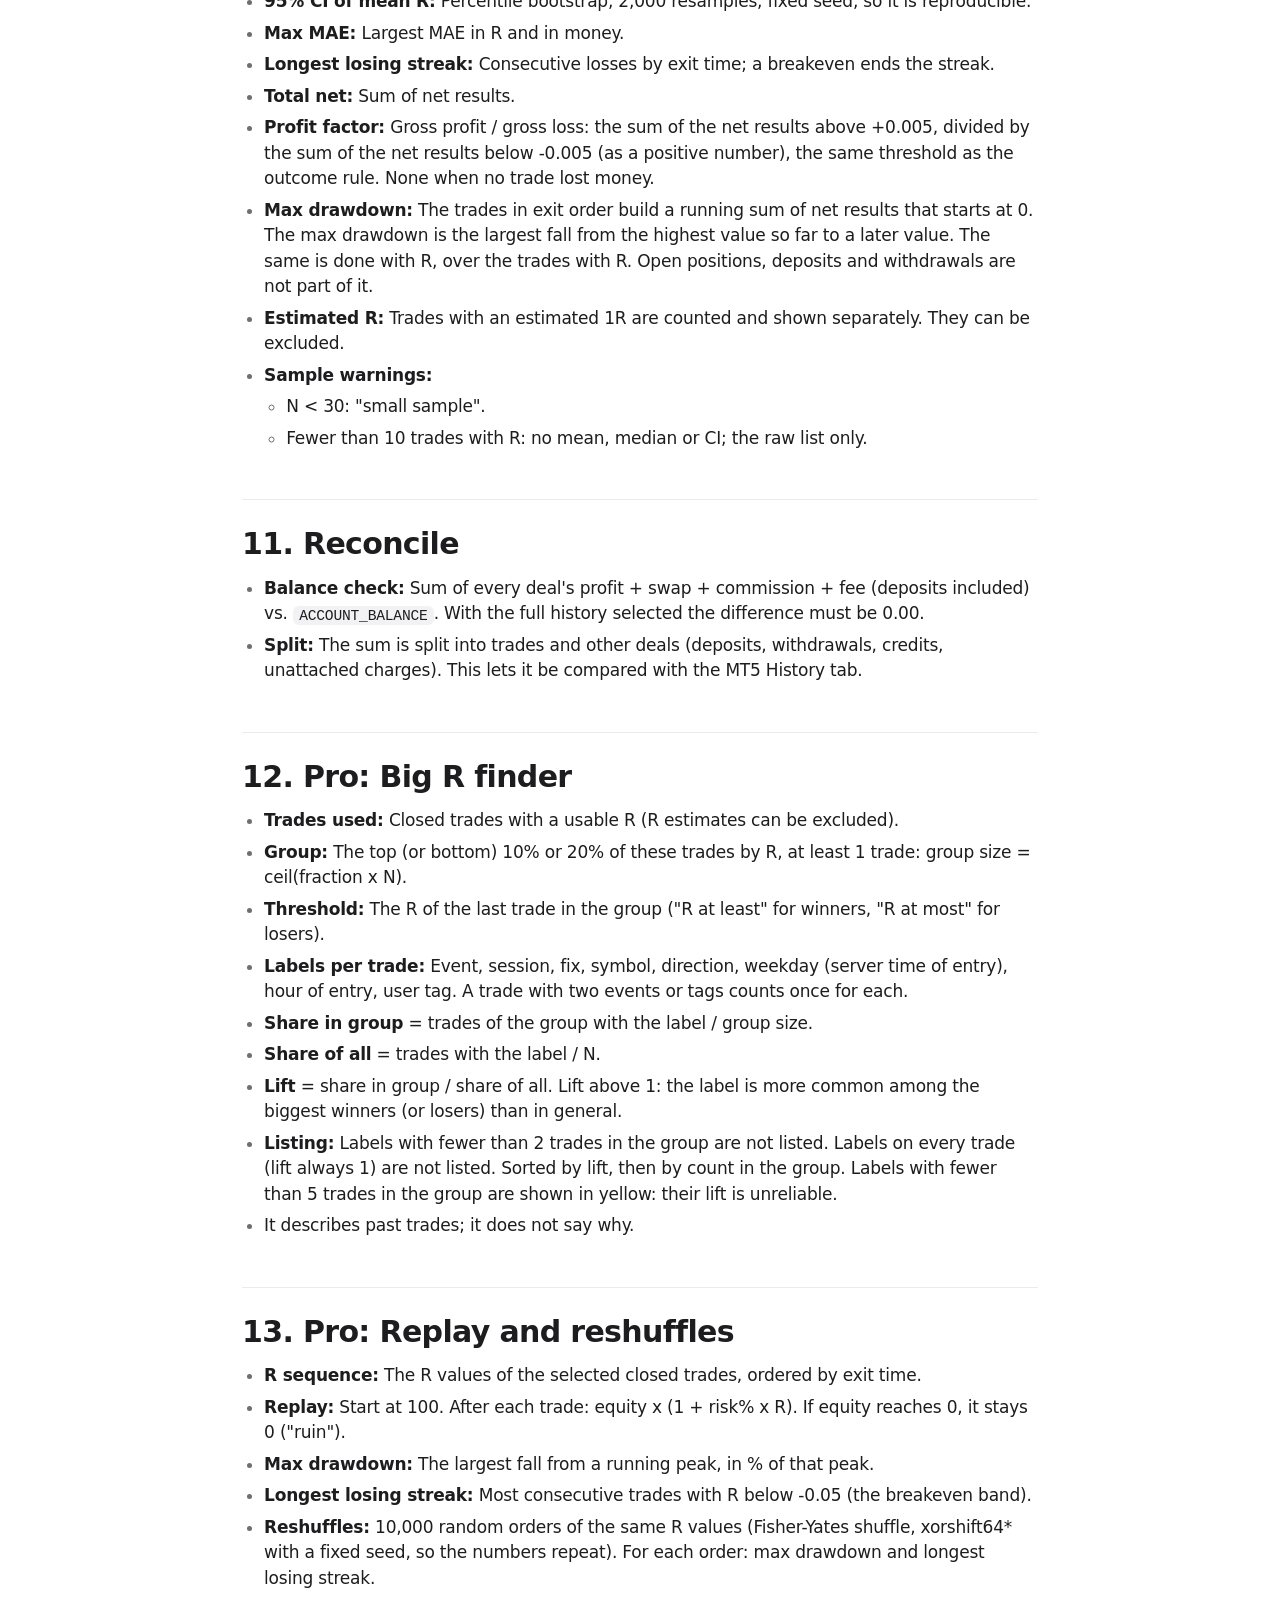
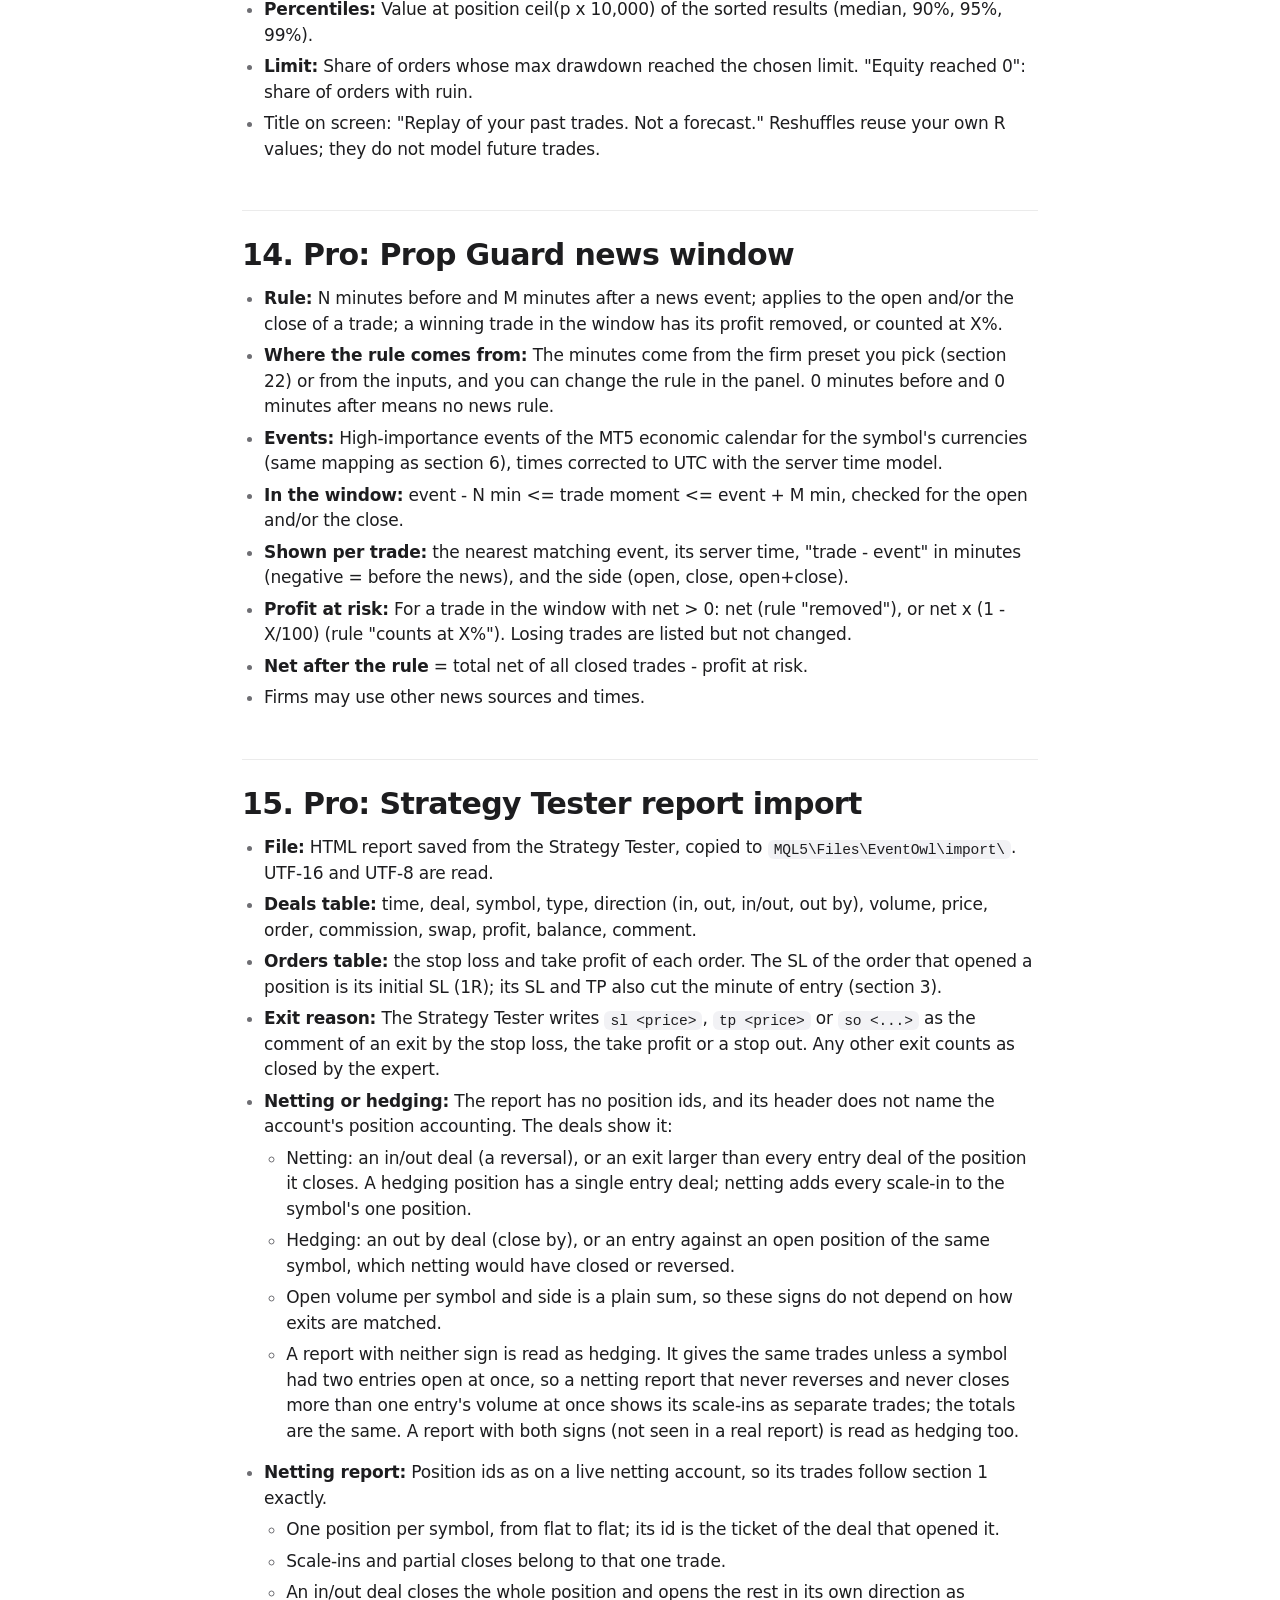
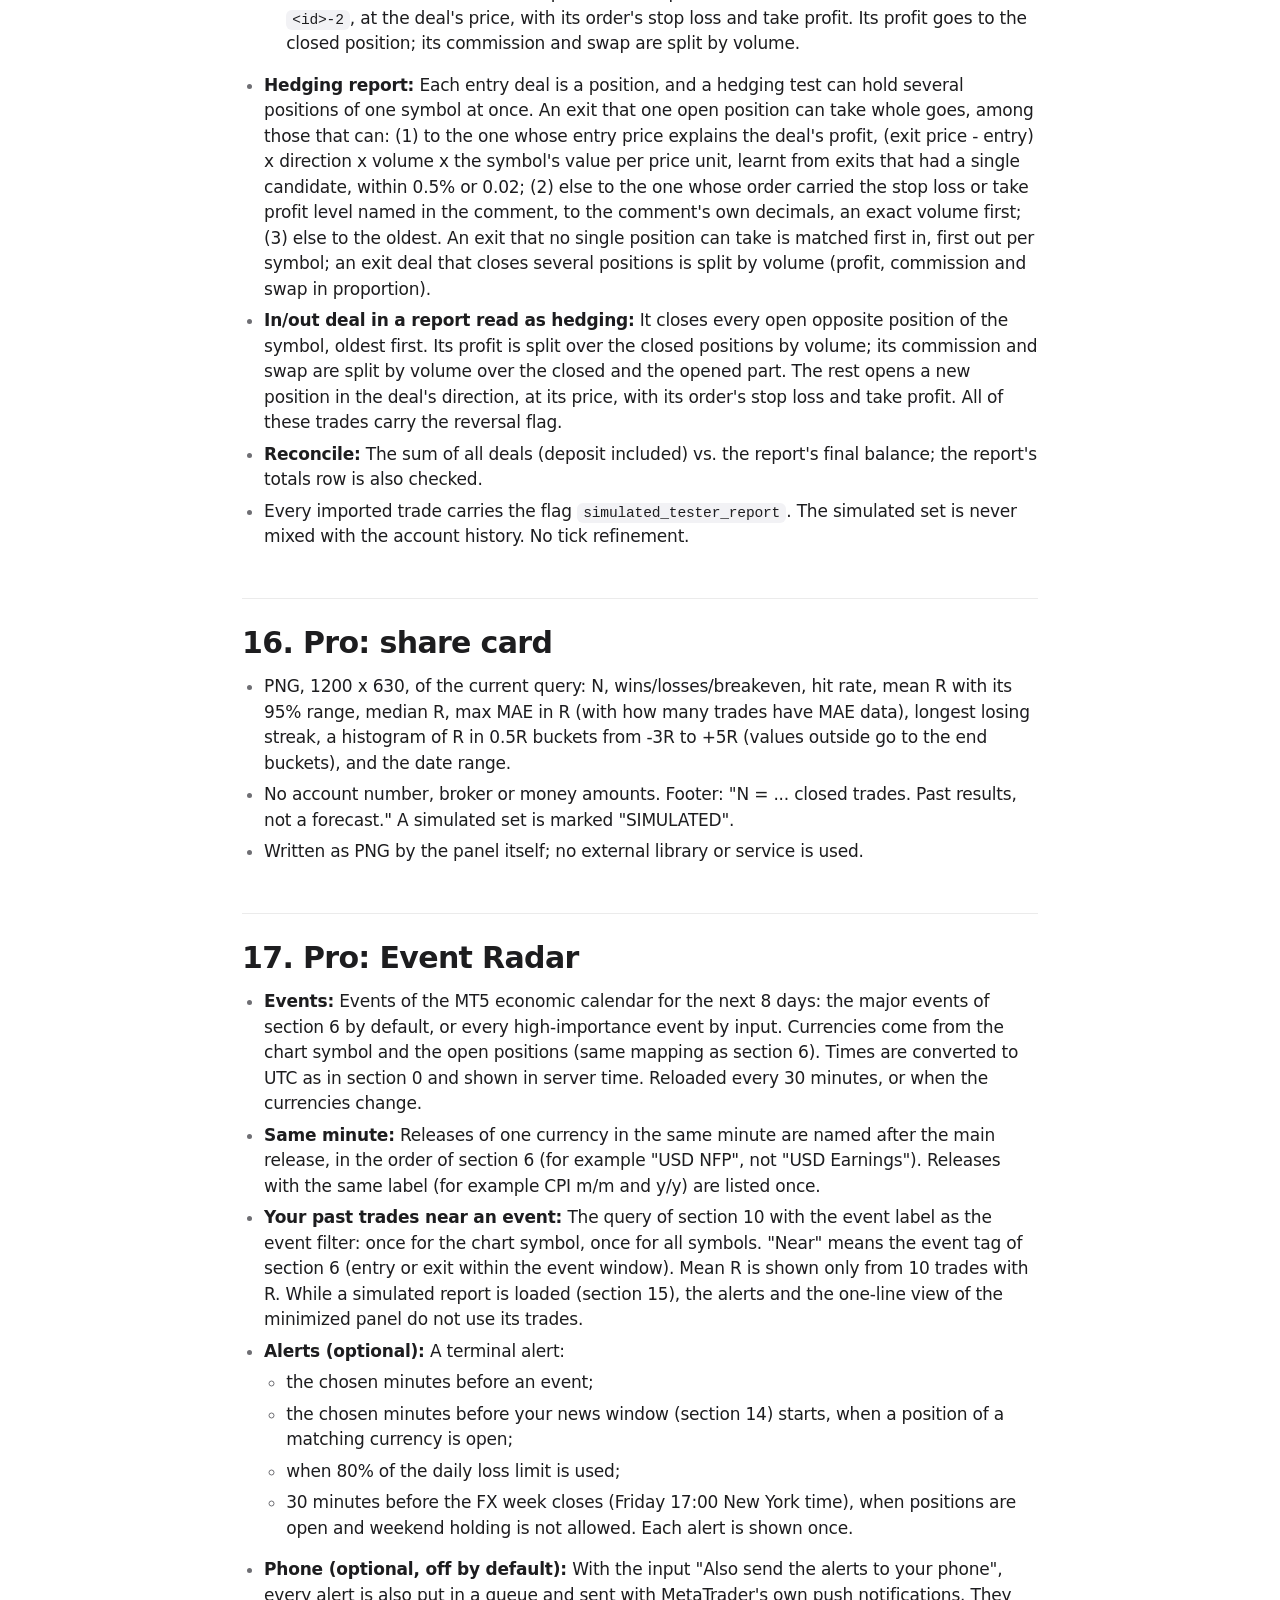
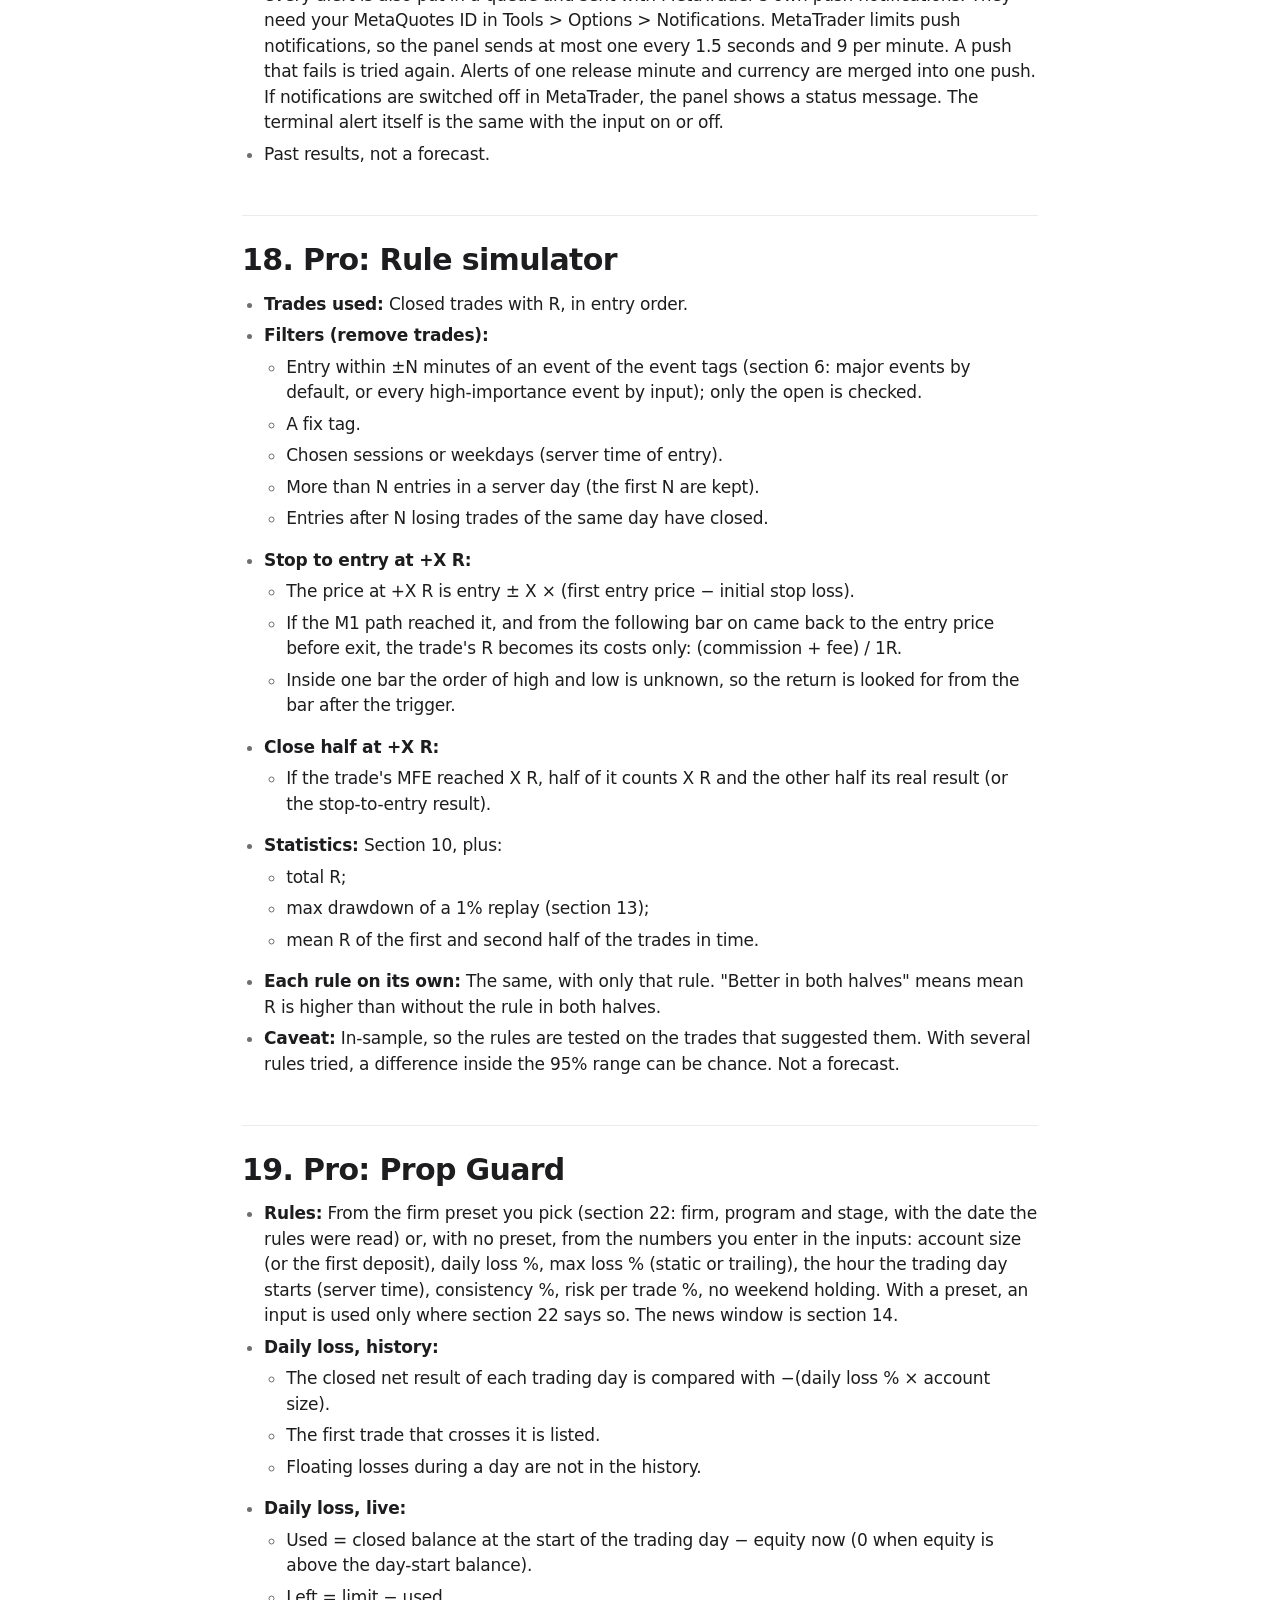
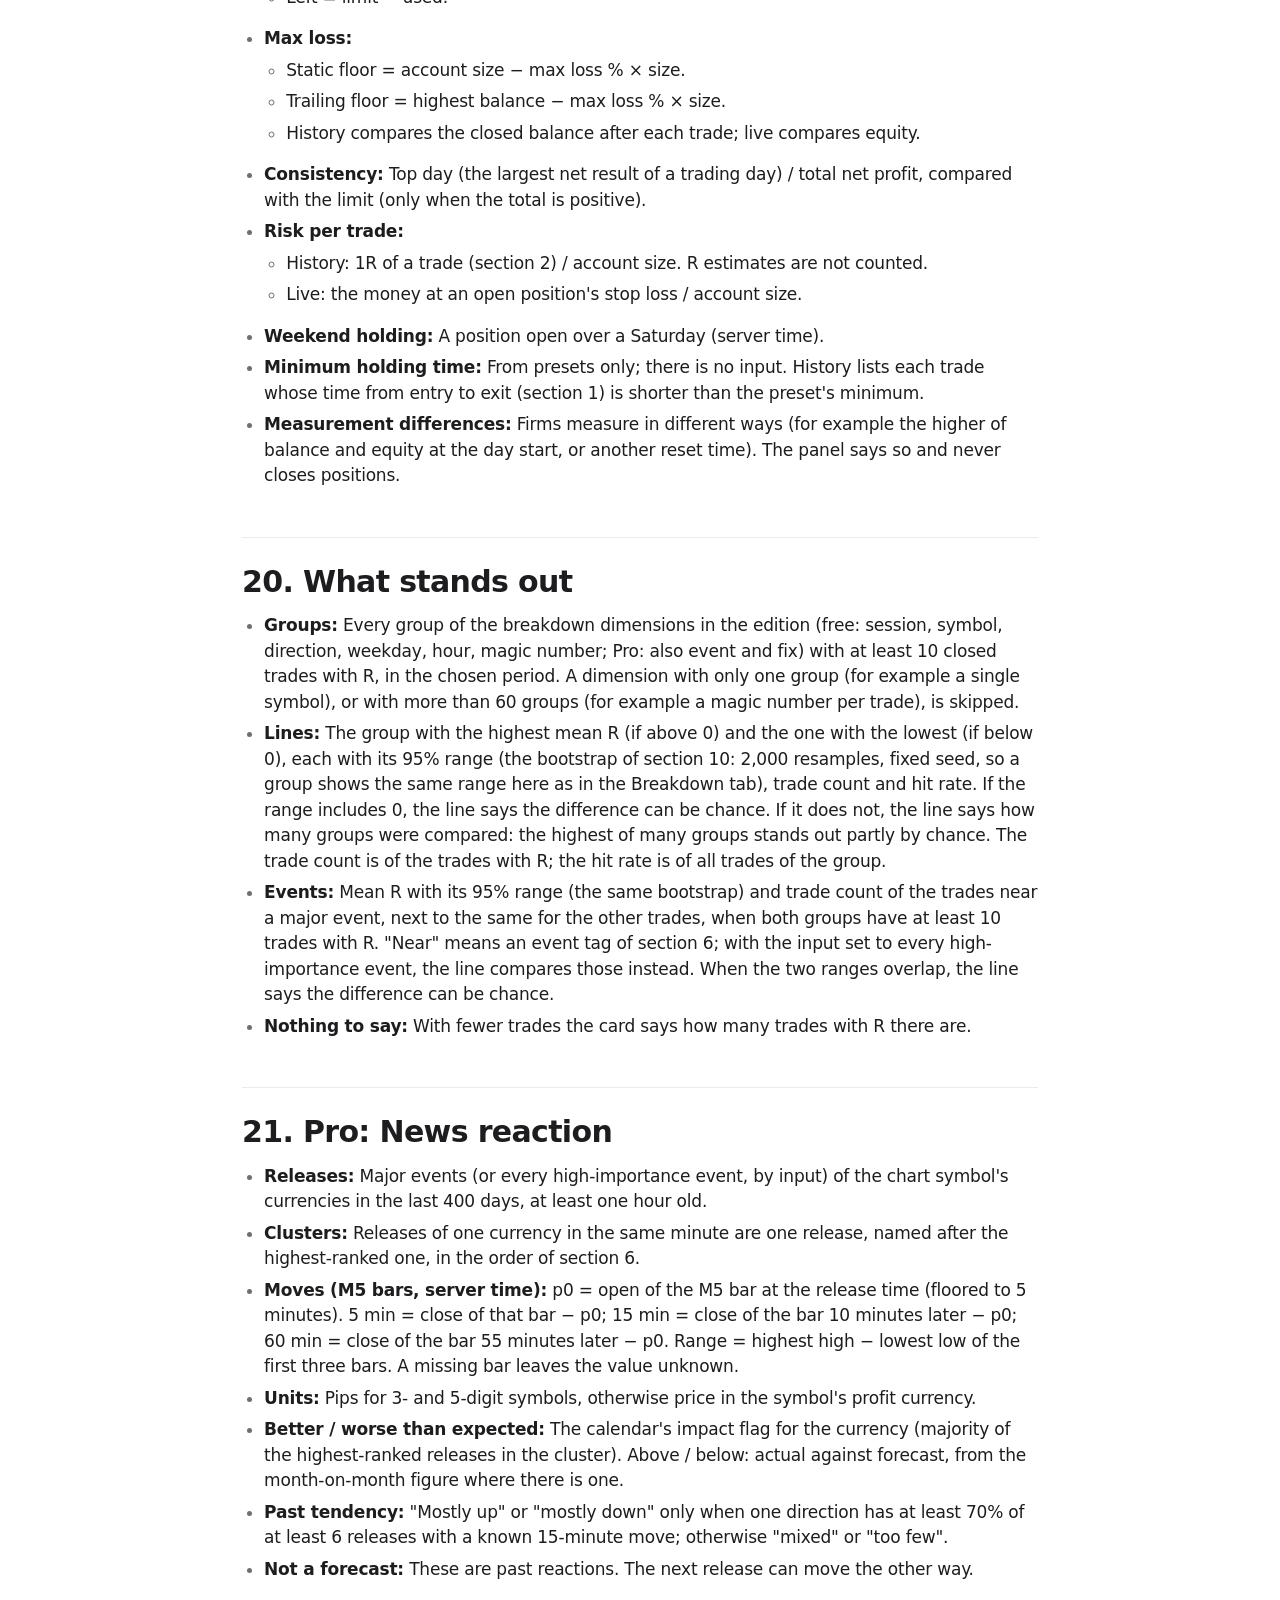
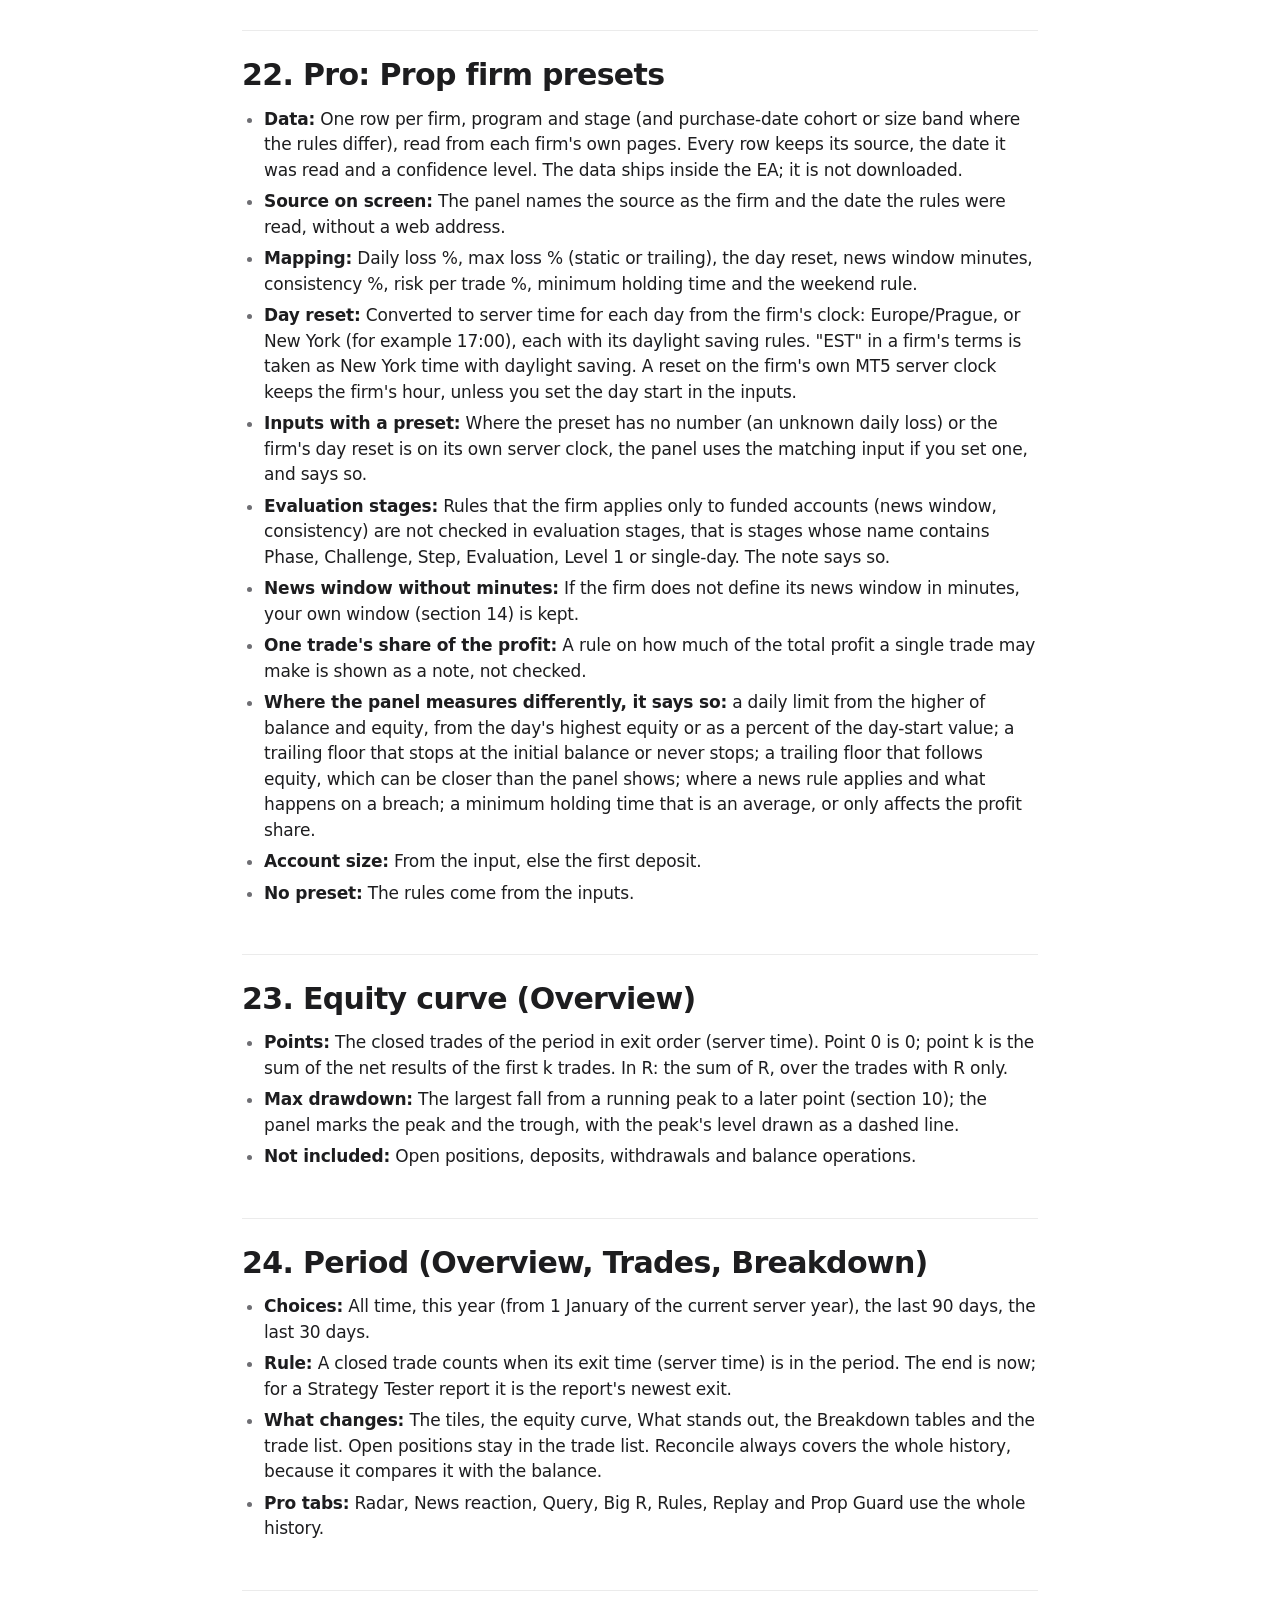
<file: formulas.html>
<!DOCTYPE html>
<html lang="en">
<head>
<meta charset="utf-8">
<meta name="viewport" content="width=device-width, initial-scale=1">
<title>EventOwl formulas: R multiple, MAE, MFE, event tags and statistics</title>
<meta name="description" content="Exact definitions of every number in EventOwl for MetaTrader 5: trades from deals, 1R and R multiple, MAE and MFE, spread, slippage, event tags, sessions, fix windows, statistics and Pro calculations.">
<link rel="canonical" href="https://lapdawgg.github.io/eventrlens/formulas.html">
<link rel="icon" href="logo.svg" type="image/svg+xml">
<link rel="apple-touch-icon" href="apple-touch-icon.png">
<meta name="theme-color" content="#181a1f">
<meta property="og:type" content="website">
<meta property="og:site_name" content="EventOwl">
<meta property="og:title" content="EventOwl formulas: R multiple, MAE, MFE, event tags and statistics">
<meta property="og:description" content="Exact definitions of every number in EventOwl for MetaTrader 5: trades from deals, 1R and R multiple, MAE and MFE, spread, slippage, event tags, sessions, fix windows, statistics and Pro calculations.">
<meta name="twitter:card" content="summary_large_image">
<meta property="og:url" content="https://lapdawgg.github.io/eventrlens/formulas.html">
<meta property="og:image" content="https://lapdawgg.github.io/eventrlens/og.png">
<meta property="og:image:width" content="1200">
<meta property="og:image:height" content="630">
<meta property="og:image:alt" content="EventOwl: Your MT5 trades, broken down by economic event, session and fix window.">
<link rel="stylesheet" href="style.css">

</head>
<body class="sub">
<header><div class="wrap"><a class="brand" href="index.html"><picture><source media="(prefers-color-scheme: dark)" srcset="owl-silver.png"><img src="owl-graphite.png" width="22" height="36" alt=""></picture>EventOwl</a><nav><a href="index.html">Home</a> <a href="formulas.html" aria-current="page">Formulas</a> <a href="verify.html">Verify in 5 minutes</a> <a href="faq.html">FAQ</a> <a href="comparison.html">Comparison</a> <a href="guides.html">Guides</a> <a href="changelog.html">Changelog</a></nav><a class="nav-cta" href="index.html#pro"><span>Be exclusive</span></a></div></header>
<main class="wrap">
<h1>EventOwl formulas: R multiple, MAE, MFE, event tags and statistics</h1>
<p>Every number EventOwl shows, and exactly how it is calculated, for engine version 1.00. The same definitions appear behind the i icons in the panel, and every input is in the audit CSV, so you can repeat any calculation. All times in the history are trade server time; the panel converts them to UTC with a server time model. Money is in the account currency.</p>
<h2 id="0-server-time-model">0. Server time model</h2>
<ul><li><strong>Default model &quot;NY+7&quot;:</strong> server time = New York time + 7 h.<ul><li>That is GMT+2 when the US is on standard time and GMT+3 during US daylight saving time.</li>
<li>US DST runs from the 2nd Sunday of March 07:00 UTC to the 1st Sunday of November 06:00 UTC.</li>
<li>This was verified for IC Markets, including the weeks when US and EU clocks differ.</li></ul>
</li>
<li><strong>Other models:</strong> fixed offset, or &quot;EU DST&quot; (base offset + 1 h from the last Sunday of March 01:00 UTC to the last Sunday of October 01:00 UTC).</li>
<li><strong>Calendar times:</strong> The MT5 economic calendar returns event times shifted by the server's offset at the moment of reading. Event UTC = calendar time − current server offset. The current offset is <code>round((TimeTradeServer() − TimeGMT()) / 30 min)</code> and is used only when it matches the model.</li></ul>
<h2 id="1-trades-from-deals">1. Trades from deals</h2>
<ul><li><strong>Grouping:</strong> Deals of type BUY or SELL are grouped by <code>DEAL_POSITION_ID</code>.</li>
<li><strong>Direction:</strong> The type of the first entry deal sets the direction.</li>
<li><strong>Entry price:</strong> Volume-weighted average of the entry deals.</li>
<li><strong>Exit price:</strong> Volume-weighted average of the exit deals (OUT and OUT_BY).</li>
<li><strong>Times:</strong> Entry time = first entry deal. Exit time = last exit deal.</li>
<li><strong>Partial closes:</strong> Belong to one trade.</li>
<li><strong>Netting reversal (INOUT):</strong><ul><li>The deal closes the open volume and opens the rest in the opposite direction. This becomes two trades: <code>&lt;id&gt;</code> and <code>&lt;id&gt;-2</code>.</li>
<li>The deal's profit goes to the closing part.</li>
<li>Its swap, commission and fee are split by volume.</li></ul>
</li>
<li><strong>Separate charge deals:</strong> Other deals that carry the same position id (e.g. a commission charged as a separate deal) are added to that trade.</li>
<li><strong>Net result</strong> = profit + swap + commission + fee.</li>
<li><strong>Open positions:</strong> Shown, but never counted in statistics.</li></ul>
<h2 id="2-initial-risk-1r">2. Initial risk, 1R</h2>
<ul><li><strong>SL:</strong> The SL of the <strong>first entry deal</strong> (<code>DEAL_SL</code>, which MT5 copies from the opening order).<ul><li>MT5 does not store later SL changes.</li>
<li>The SL on the exit deal is the SL at the moment of closing, so it is not used.</li></ul>
</li>
<li><strong>1R money</strong> = |loss| if the first entry volume had been closed at that SL. Formula: <code>OrderCalcProfit(type, symbol, first volume, first entry price, SL)</code>.<ul><li>The conversion uses current market rates. For USD-quoted symbols on a USD account (XAUUSD, USTEC, BTCUSD) it is exact. For crosses and JPY pairs it can differ slightly from the historical value.</li>
<li>If <code>OrderCalcProfit</code> fails, tick value × ticks is used and the trade carries the flag <code>risk_from_tick_value</code>.</li>
<li>A result of 0 for a non-zero move means MetaTrader has no quotes yet (for example right after the terminal starts). It is treated as unknown, never as 0. A trade with a stop loss but no priced 1R carries the flag <code>risk_no_price_data</code>. The panel waits up to 60 s for the terminal to connect before it calculates.</li></ul>
</li>
<li><strong>No SL on the entry deal:</strong><ul><li>If the panel recorded the SL later (forward journal), that SL is used (flag <code>sl_from_journal</code>).</li>
<li>Otherwise the user's fallback applies: a fixed money amount, or a % of the balance at entry. The trade is then marked <code>r_estimate</code>.</li>
<li>With no fallback the trade has no R.</li></ul>
</li>
<li><strong>Balance at entry</strong> = sum of all deal results (deposits included) before the entry moment.</li>
<li><strong>R multiple</strong> = net result / 1R money.</li></ul>
<h2 id="3-mae-and-mfe">3. MAE and MFE</h2>
<ul><li><strong>Excursions</strong> (in price units, never negative):<ul><li><strong>LONG:</strong> MAE = entry − lowest price, MFE = highest price − entry.</li>
<li><strong>SHORT:</strong> MAE = highest price − entry, MFE = entry − lowest price.</li></ul>
</li>
<li><strong>From M1 bars, in both editions:</strong><ul><li>Bars from the minute of entry to the minute of exit, both included.</li>
<li>LONG uses bid bars.</li>
<li>SHORT uses ask approximated as bid + the bar's spread (flag <code>short_ask_from_bar_spread</code>).</li>
<li><strong>Edge minutes:</strong> The bar of the entry minute also holds prices from before the entry, and the bar of the exit minute prices from after the exit. While a stop loss or a take profit is in place, the price cannot pass it without closing the trade, so:<ul><li>Entry minute: the adverse side ends at the SL and the favourable side at the TP that the entry deal carried. Only an SL or TP recorded on the entry deal counts; a stop found in the journal or an estimated 1R does not.</li>
<li>Exit minute: an exit by the stop loss ends the adverse side at the exit price; an exit by the take profit ends the favourable side there. Any other exit was not stopped, so the adverse side of that minute ends at the SL in place at the exit; and it was not taken at the target, so the favourable side ends at the TP in place at the exit. The account history records those levels on the exit deal. A Strategy Tester report does not: there the SL and TP set with the entry stand in, and a stop or target moved later can make this cut too wide or too narrow.</li>
<li>The price of the last exit deal is always part of the path (bid for LONG, ask for SHORT). MAE is never smaller than the adverse distance to it, and MFE never smaller than the favourable distance.</li></ul>
</li>
<li>The rest of the edge bars and the SHORT ask stay approximate (flag <code>excursion_m1_approx</code>). A stop moved within the minute of entry is not seen.</li></ul>
</li>
<li><strong>No tick option:</strong> MAE and MFE always come from M1 bars. Ticks are used only for the spread at entry and the slippage, in EventOwl Pro (section 4).</li>
<li><strong>Money:</strong> The price move applied to the total volume from the weighted entry price, through the same conversion as 1R.</li>
<li><strong>In R:</strong> MAE money / 1R money.</li></ul>
<h2 id="4-spread-at-entry">4. Spread at entry</h2>
<ul><li><strong>From ticks (EventOwl Pro, recent trades):</strong> ask − bid of the tick nearest to the entry moment, within 60 s. If two ticks are equally near, the earlier one wins.</li>
<li><strong>Without ticks:</strong> The M1 bar's spread × point (flag <code>spread_from_bar</code>).</li>
<li><strong>Two passes:</strong> The engine first fills every trade from M1 data (fast). In EventOwl Pro a second pass then replaces the spread at entry and the market-order slippage (section 5) with tick-based values where ticks exist, for trades entered in the last N days (input, default 30; 0 = all). It runs newest trades first, in the background, with progress shown. A tick request costs about 0.03–0.1 s in MT5. Until a trade is refined it keeps the M1-based value and its flag. MAE and MFE are not refined; they stay from M1 bars (section 3). EventOwl (free) uses the M1 values only.</li></ul>
<h2 id="5-slippage">5. Slippage</h2>
<ul><li><strong>Sign:</strong> Positive = worse for the trader. Buy: fill − reference. Sell: reference − fill.</li>
<li><strong>Pending orders:</strong> The reference is the order price.</li>
<li><strong>Market orders:</strong><ul><li>If the broker stored a requested price, that is the reference.</li>
<li>Otherwise the reference is the quote at the order's setup time (ask for buy, bid for sell; flag <code>slippage_vs_quote</code>). IC Markets stores 0 for market orders.</li>
<li>That quote comes from ticks, so it exists only for trades refined from ticks (section 4). Otherwise the slippage is unknown (flag <code>slippage_no_data</code>).</li></ul>
</li></ul>
<h2 id="6-event-tags">6. Event tags</h2>
<ul><li><strong>Which events:</strong> Calendar events whose time is in [moment − X, moment + Y] for the entry or the exit (default X = Y = 15 min).</li>
<li><strong>Major events (default):</strong> Of the high-importance events, only those whose code is a central bank rate decision or press/news conference, a Fed chair appearance, nonfarm payrolls with average hourly earnings, CPI (any variant), PCE price index, GDP, retail sales, unemployment rate or employment change. ADP, PMI, ISM, JOLTS, jobless claims, PPI, sentiment surveys, bond auctions and oil stocks are left out even when the calendar marks them high. The input &quot;Events to show and tag&quot; switches to every high-importance event.</li>
<li><strong>Prop firm news rules (Pro):</strong> Prop Guard news windows always use every high-importance event, because firms define news more widely.</li>
<li><strong>Currencies:</strong> The symbol's fiat currencies: base and profit currency, if they are fiat. XAUUSD, USTEC and BTCUSD → USD. EURUSD → EUR and USD.</li>
<li><strong>Matching:</strong> By the language-independent event code, not by the name; the name comes in the terminal language.</li>
<li><strong>Label:</strong> Currency + short label, e.g. &quot;USD NFP&quot;, &quot;USD CPI&quot;, &quot;USD FOMC&quot;.</li>
<li><strong>Other events:</strong> A readable title made from the code, e.g. &quot;USD EIA Crude Oil Stocks Change&quot;; period suffixes (m/m, y/y, q/q) are dropped.</li>
<li><strong>Same minute:</strong> Events in the same minute appear once per label. CPI m/m, y/y and core all become one &quot;USD CPI&quot;.</li>
<li><strong>Label order:</strong> A trade's labels are listed main release first, in this order: rate decision, press conference, NFP, CPI, GDP, PCE, retail sales, employment change, unemployment rate, hourly earnings, Fed chair; other events follow by time. The trade list shows the first label and &quot;+N&quot; for the others, for example &quot;USD NFP +2&quot;.</li>
<li><strong>Audit CSV:</strong> Records the event times in server time, the offset in minutes from the matched moment, and which side matched (entry, exit, or both).</li>
<li><strong>Calendar unavailable:</strong> If the calendar does not answer (e.g. error 5401 on some networks), event tags are off and the panel says so.</li></ul>
<h2 id="7-session">7. Session</h2>
<p>Label of the <strong>entry</strong> time, using local clocks with their own daylight saving rules:</p>
<div class="table"><table>
<thead><tr><th>Session</th><th>Local hours</th></tr>
</thead><tbody><tr><td>Asia</td><td>Tokyo 09:00–18:00</td></tr>
<tr><td>London</td><td>London 08:00–17:00</td></tr>
<tr><td>New York</td><td>New York 08:00–17:00</td></tr>
</tbody></table></div>
<ul><li><strong>Precedence:</strong> London-NY overlap &gt; London &gt; New York &gt; Asia &gt; Off-hours.</li>
<li><strong>Crypto weekend:</strong> Crypto symbols get &quot;Weekend&quot; from Friday 17:00 to Sunday 17:00 New York time.</li></ul>
<h2 id="8-fix-windows">8. Fix windows</h2>
<ul><li><strong>Windows:</strong> Tokyo 09:55 JST and London 16:00 London time, ±10 min, on weekdays.</li>
<li><strong>Tagging:</strong> A trade is tagged when its entry or exit falls inside the window. Holding through a fix is not tagged.</li></ul>
<h2 id="9-user-tags">9. User tags</h2>
<ul><li><strong>Sources:</strong><ul><li>A keyword found in the entry comment (case-insensitive). Pro input: &quot;news, breakout&quot;; the tag is the keyword.</li>
<li>A magic number. Pro input: &quot;12345=Breakout, 777&quot;; the tag is the name, or &quot;magic:777&quot;.</li>
<li>Manual tags typed in the trade detail popup (Pro, account history only), stored in <code>MQL5\Files\EventOwl\&lt;server&gt;_&lt;login&gt;_tags.txt</code> when you press Enter. Comma separated; a &quot;|&quot; inside a tag becomes &quot;/&quot;.</li></ul>
</li>
<li><strong>Duplicates:</strong> Removed.</li></ul>
<h2 id="10-query-statistics">10. Query statistics</h2>
<ul><li><strong>Filters:</strong> symbol, direction, event, session, fix, tag, weekday and hour of entry (server time), magic number, and the period (exit time). Only closed trades are counted.</li>
<li><strong>Event, fix and tag filters:</strong><ul><li>&quot;any&quot;: no filter.</li>
<li>&quot;*&quot;: any non-empty value.</li>
<li>&quot;-&quot;: none.</li>
<li>Or a specific value.</li></ul>
</li>
<li><strong>Outcome:</strong> Win if R &gt; 0.05, loss if R &lt; −0.05, else breakeven. Without R, the sign of the net result is used.</li>
<li><strong>Hit rate</strong> = wins / N.</li>
<li><strong>Mean R, median R:</strong> Over trades with R. Expected R = mean R.</li>
<li><strong>95% CI of mean R:</strong> Percentile bootstrap, 2,000 resamples, fixed seed, so it is reproducible.</li>
<li><strong>Max MAE:</strong> Largest MAE in R and in money.</li>
<li><strong>Longest losing streak:</strong> Consecutive losses by exit time; a breakeven ends the streak.</li>
<li><strong>Total net:</strong> Sum of net results.</li>
<li><strong>Profit factor:</strong> Gross profit / gross loss: the sum of the net results above +0.005, divided by the sum of the net results below -0.005 (as a positive number), the same threshold as the outcome rule. None when no trade lost money.</li>
<li><strong>Max drawdown:</strong> The trades in exit order build a running sum of net results that starts at 0. The max drawdown is the largest fall from the highest value so far to a later value. The same is done with R, over the trades with R. Open positions, deposits and withdrawals are not part of it.</li>
<li><strong>Estimated R:</strong> Trades with an estimated 1R are counted and shown separately. They can be excluded.</li>
<li><strong>Sample warnings:</strong><ul><li>N &lt; 30: &quot;small sample&quot;.</li>
<li>Fewer than 10 trades with R: no mean, median or CI; the raw list only.</li></ul>
</li></ul>
<h2 id="11-reconcile">11. Reconcile</h2>
<ul><li><strong>Balance check:</strong> Sum of every deal's profit + swap + commission + fee (deposits included) vs. <code>ACCOUNT_BALANCE</code>. With the full history selected the difference must be 0.00.</li>
<li><strong>Split:</strong> The sum is split into trades and other deals (deposits, withdrawals, credits, unattached charges). This lets it be compared with the MT5 History tab.</li></ul>
<h2 id="12-pro-big-r-finder">12. Pro: Big R finder</h2>
<ul><li><strong>Trades used:</strong> Closed trades with a usable R (R estimates can be excluded).</li>
<li><strong>Group:</strong> The top (or bottom) 10% or 20% of these trades by R, at least 1 trade: group size = ceil(fraction x N).</li>
<li><strong>Threshold:</strong> The R of the last trade in the group (&quot;R at least&quot; for winners, &quot;R at most&quot; for losers).</li>
<li><strong>Labels per trade:</strong> Event, session, fix, symbol, direction, weekday (server time of entry), hour of entry, user tag. A trade with two events or tags counts once for each.</li>
<li><strong>Share in group</strong> = trades of the group with the label / group size.</li>
<li><strong>Share of all</strong> = trades with the label / N.</li>
<li><strong>Lift</strong> = share in group / share of all. Lift above 1: the label is more common among the biggest winners (or losers) than in general.</li>
<li><strong>Listing:</strong> Labels with fewer than 2 trades in the group are not listed. Labels on every trade (lift always 1) are not listed. Sorted by lift, then by count in the group. Labels with fewer than 5 trades in the group are shown in yellow: their lift is unreliable.</li>
<li>It describes past trades; it does not say why.</li></ul>
<h2 id="13-pro-replay-and-reshuffles">13. Pro: Replay and reshuffles</h2>
<ul><li><strong>R sequence:</strong> The R values of the selected closed trades, ordered by exit time.</li>
<li><strong>Replay:</strong> Start at 100. After each trade: equity x (1 + risk% x R). If equity reaches 0, it stays 0 (&quot;ruin&quot;).</li>
<li><strong>Max drawdown:</strong> The largest fall from a running peak, in % of that peak.</li>
<li><strong>Longest losing streak:</strong> Most consecutive trades with R below -0.05 (the breakeven band).</li>
<li><strong>Reshuffles:</strong> 10,000 random orders of the same R values (Fisher-Yates shuffle, xorshift64* with a fixed seed, so the numbers repeat). For each order: max drawdown and longest losing streak.</li>
<li><strong>Percentiles:</strong> Value at position ceil(p x 10,000) of the sorted results (median, 90%, 95%, 99%).</li>
<li><strong>Limit:</strong> Share of orders whose max drawdown reached the chosen limit. &quot;Equity reached 0&quot;: share of orders with ruin.</li>
<li>Title on screen: &quot;Replay of your past trades. Not a forecast.&quot; Reshuffles reuse your own R values; they do not model future trades.</li></ul>
<h2 id="14-pro-prop-guard-news-window">14. Pro: Prop Guard news window</h2>
<ul><li><strong>Rule:</strong> N minutes before and M minutes after a news event; applies to the open and/or the close of a trade; a winning trade in the window has its profit removed, or counted at X%.</li>
<li><strong>Where the rule comes from:</strong> The minutes come from the firm preset you pick (section 22) or from the inputs, and you can change the rule in the panel. 0 minutes before and 0 minutes after means no news rule.</li>
<li><strong>Events:</strong> High-importance events of the MT5 economic calendar for the symbol's currencies (same mapping as section 6), times corrected to UTC with the server time model.</li>
<li><strong>In the window:</strong> event - N min &lt;= trade moment &lt;= event + M min, checked for the open and/or the close.</li>
<li><strong>Shown per trade:</strong> the nearest matching event, its server time, &quot;trade - event&quot; in minutes (negative = before the news), and the side (open, close, open+close).</li>
<li><strong>Profit at risk:</strong> For a trade in the window with net &gt; 0: net (rule &quot;removed&quot;), or net x (1 - X/100) (rule &quot;counts at X%&quot;). Losing trades are listed but not changed.</li>
<li><strong>Net after the rule</strong> = total net of all closed trades - profit at risk.</li>
<li>Firms may use other news sources and times.</li></ul>
<h2 id="15-pro-strategy-tester-report-import">15. Pro: Strategy Tester report import</h2>
<ul><li><strong>File:</strong> HTML report saved from the Strategy Tester, copied to <code>MQL5\Files\EventOwl\import\</code>. UTF-16 and UTF-8 are read.</li>
<li><strong>Deals table:</strong> time, deal, symbol, type, direction (in, out, in/out, out by), volume, price, order, commission, swap, profit, balance, comment.</li>
<li><strong>Orders table:</strong> the stop loss and take profit of each order. The SL of the order that opened a position is its initial SL (1R); its SL and TP also cut the minute of entry (section 3).</li>
<li><strong>Exit reason:</strong> The Strategy Tester writes <code>sl &lt;price&gt;</code>, <code>tp &lt;price&gt;</code> or <code>so &lt;...&gt;</code> as the comment of an exit by the stop loss, the take profit or a stop out. Any other exit counts as closed by the expert.</li>
<li><strong>Netting or hedging:</strong> The report has no position ids, and its header does not name the account's position accounting. The deals show it:<ul><li>Netting: an in/out deal (a reversal), or an exit larger than every entry deal of the position it closes. A hedging position has a single entry deal; netting adds every scale-in to the symbol's one position.</li>
<li>Hedging: an out by deal (close by), or an entry against an open position of the same symbol, which netting would have closed or reversed.</li>
<li>Open volume per symbol and side is a plain sum, so these signs do not depend on how exits are matched.</li>
<li>A report with neither sign is read as hedging. It gives the same trades unless a symbol had two entries open at once, so a netting report that never reverses and never closes more than one entry's volume at once shows its scale-ins as separate trades; the totals are the same. A report with both signs (not seen in a real report) is read as hedging too.</li></ul>
</li>
<li><strong>Netting report:</strong> Position ids as on a live netting account, so its trades follow section 1 exactly.<ul><li>One position per symbol, from flat to flat; its id is the ticket of the deal that opened it.</li>
<li>Scale-ins and partial closes belong to that one trade.</li>
<li>An in/out deal closes the whole position and opens the rest in its own direction as <code>&lt;id&gt;-2</code>, at the deal's price, with its order's stop loss and take profit. Its profit goes to the closed position; its commission and swap are split by volume.</li></ul>
</li>
<li><strong>Hedging report:</strong> Each entry deal is a position, and a hedging test can hold several positions of one symbol at once. An exit that one open position can take whole goes, among those that can: (1) to the one whose entry price explains the deal's profit, (exit price - entry) x direction x volume x the symbol's value per price unit, learnt from exits that had a single candidate, within 0.5% or 0.02; (2) else to the one whose order carried the stop loss or take profit level named in the comment, to the comment's own decimals, an exact volume first; (3) else to the oldest. An exit that no single position can take is matched first in, first out per symbol; an exit deal that closes several positions is split by volume (profit, commission and swap in proportion).</li>
<li><strong>In/out deal in a report read as hedging:</strong> It closes every open opposite position of the symbol, oldest first. Its profit is split over the closed positions by volume; its commission and swap are split by volume over the closed and the opened part. The rest opens a new position in the deal's direction, at its price, with its order's stop loss and take profit. All of these trades carry the reversal flag.</li>
<li><strong>Reconcile:</strong> The sum of all deals (deposit included) vs. the report's final balance; the report's totals row is also checked.</li>
<li>Every imported trade carries the flag <code>simulated_tester_report</code>. The simulated set is never mixed with the account history. No tick refinement.</li></ul>
<h2 id="16-pro-share-card">16. Pro: share card</h2>
<ul><li>PNG, 1200 x 630, of the current query: N, wins/losses/breakeven, hit rate, mean R with its 95% range, median R, max MAE in R (with how many trades have MAE data), longest losing streak, a histogram of R in 0.5R buckets from -3R to +5R (values outside go to the end buckets), and the date range.</li>
<li>No account number, broker or money amounts. Footer: &quot;N = ... closed trades. Past results, not a forecast.&quot; A simulated set is marked &quot;SIMULATED&quot;.</li>
<li>Written as PNG by the panel itself; no external library or service is used.</li></ul>
<h2 id="17-pro-event-radar">17. Pro: Event Radar</h2>
<ul><li><strong>Events:</strong> Events of the MT5 economic calendar for the next 8 days: the major events of section 6 by default, or every high-importance event by input. Currencies come from the chart symbol and the open positions (same mapping as section 6). Times are converted to UTC as in section 0 and shown in server time. Reloaded every 30 minutes, or when the currencies change.</li>
<li><strong>Same minute:</strong> Releases of one currency in the same minute are named after the main release, in the order of section 6 (for example &quot;USD NFP&quot;, not &quot;USD Earnings&quot;). Releases with the same label (for example CPI m/m and y/y) are listed once.</li>
<li><strong>Your past trades near an event:</strong> The query of section 10 with the event label as the event filter: once for the chart symbol, once for all symbols. &quot;Near&quot; means the event tag of section 6 (entry or exit within the event window). Mean R is shown only from 10 trades with R. While a simulated report is loaded (section 15), the alerts and the one-line view of the minimized panel do not use its trades.</li>
<li><strong>Alerts (optional):</strong> A terminal alert:<ul><li>the chosen minutes before an event;</li>
<li>the chosen minutes before your news window (section 14) starts, when a position of a matching currency is open;</li>
<li>when 80% of the daily loss limit is used;</li>
<li>30 minutes before the FX week closes (Friday 17:00 New York time), when positions are open and weekend holding is not allowed. Each alert is shown once.</li></ul>
</li>
<li><strong>Phone (optional, off by default):</strong> With the input &quot;Also send the alerts to your phone&quot;, every alert is also put in a queue and sent with MetaTrader's own push notifications. They need your MetaQuotes ID in Tools &gt; Options &gt; Notifications. MetaTrader limits push notifications, so the panel sends at most one every 1.5 seconds and 9 per minute. A push that fails is tried again. Alerts of one release minute and currency are merged into one push. If notifications are switched off in MetaTrader, the panel shows a status message. The terminal alert itself is the same with the input on or off.</li>
<li>Past results, not a forecast.</li></ul>
<h2 id="18-pro-rule-simulator">18. Pro: Rule simulator</h2>
<ul><li><strong>Trades used:</strong> Closed trades with R, in entry order.</li>
<li><strong>Filters (remove trades):</strong><ul><li>Entry within ±N minutes of an event of the event tags (section 6: major events by default, or every high-importance event by input); only the open is checked.</li>
<li>A fix tag.</li>
<li>Chosen sessions or weekdays (server time of entry).</li>
<li>More than N entries in a server day (the first N are kept).</li>
<li>Entries after N losing trades of the same day have closed.</li></ul>
</li>
<li><strong>Stop to entry at +X R:</strong><ul><li>The price at +X R is entry ± X × (first entry price − initial stop loss).</li>
<li>If the M1 path reached it, and from the following bar on came back to the entry price before exit, the trade's R becomes its costs only: (commission + fee) / 1R.</li>
<li>Inside one bar the order of high and low is unknown, so the return is looked for from the bar after the trigger.</li></ul>
</li>
<li><strong>Close half at +X R:</strong><ul><li>If the trade's MFE reached X R, half of it counts X R and the other half its real result (or the stop-to-entry result).</li></ul>
</li>
<li><strong>Statistics:</strong> Section 10, plus:<ul><li>total R;</li>
<li>max drawdown of a 1% replay (section 13);</li>
<li>mean R of the first and second half of the trades in time.</li></ul>
</li>
<li><strong>Each rule on its own:</strong> The same, with only that rule. &quot;Better in both halves&quot; means mean R is higher than without the rule in both halves.</li>
<li><strong>Caveat:</strong> In-sample, so the rules are tested on the trades that suggested them. With several rules tried, a difference inside the 95% range can be chance. Not a forecast.</li></ul>
<h2 id="19-pro-prop-guard">19. Pro: Prop Guard</h2>
<ul><li><strong>Rules:</strong> From the firm preset you pick (section 22: firm, program and stage, with the date the rules were read) or, with no preset, from the numbers you enter in the inputs: account size (or the first deposit), daily loss %, max loss % (static or trailing), the hour the trading day starts (server time), consistency %, risk per trade %, no weekend holding. With a preset, an input is used only where section 22 says so. The news window is section 14.</li>
<li><strong>Daily loss, history:</strong><ul><li>The closed net result of each trading day is compared with −(daily loss % × account size).</li>
<li>The first trade that crosses it is listed.</li>
<li>Floating losses during a day are not in the history.</li></ul>
</li>
<li><strong>Daily loss, live:</strong><ul><li>Used = closed balance at the start of the trading day − equity now (0 when equity is above the day-start balance).</li>
<li>Left = limit − used.</li></ul>
</li>
<li><strong>Max loss:</strong><ul><li>Static floor = account size − max loss % × size.</li>
<li>Trailing floor = highest balance − max loss % × size.</li>
<li>History compares the closed balance after each trade; live compares equity.</li></ul>
</li>
<li><strong>Consistency:</strong> Top day (the largest net result of a trading day) / total net profit, compared with the limit (only when the total is positive).</li>
<li><strong>Risk per trade:</strong><ul><li>History: 1R of a trade (section 2) / account size. R estimates are not counted.</li>
<li>Live: the money at an open position's stop loss / account size.</li></ul>
</li>
<li><strong>Weekend holding:</strong> A position open over a Saturday (server time).</li>
<li><strong>Minimum holding time:</strong> From presets only; there is no input. History lists each trade whose time from entry to exit (section 1) is shorter than the preset's minimum.</li>
<li><strong>Measurement differences:</strong> Firms measure in different ways (for example the higher of balance and equity at the day start, or another reset time). The panel says so and never closes positions.</li></ul>
<h2 id="20-what-stands-out">20. What stands out</h2>
<ul><li><strong>Groups:</strong> Every group of the breakdown dimensions in the edition (free: session, symbol, direction, weekday, hour, magic number; Pro: also event and fix) with at least 10 closed trades with R, in the chosen period. A dimension with only one group (for example a single symbol), or with more than 60 groups (for example a magic number per trade), is skipped.</li>
<li><strong>Lines:</strong> The group with the highest mean R (if above 0) and the one with the lowest (if below 0), each with its 95% range (the bootstrap of section 10: 2,000 resamples, fixed seed, so a group shows the same range here as in the Breakdown tab), trade count and hit rate. If the range includes 0, the line says the difference can be chance. If it does not, the line says how many groups were compared: the highest of many groups stands out partly by chance. The trade count is of the trades with R; the hit rate is of all trades of the group.</li>
<li><strong>Events:</strong> Mean R with its 95% range (the same bootstrap) and trade count of the trades near a major event, next to the same for the other trades, when both groups have at least 10 trades with R. &quot;Near&quot; means an event tag of section 6; with the input set to every high-importance event, the line compares those instead. When the two ranges overlap, the line says the difference can be chance.</li>
<li><strong>Nothing to say:</strong> With fewer trades the card says how many trades with R there are.</li></ul>
<h2 id="21-pro-news-reaction">21. Pro: News reaction</h2>
<ul><li><strong>Releases:</strong> Major events (or every high-importance event, by input) of the chart symbol's currencies in the last 400 days, at least one hour old.</li>
<li><strong>Clusters:</strong> Releases of one currency in the same minute are one release, named after the highest-ranked one, in the order of section 6.</li>
<li><strong>Moves (M5 bars, server time):</strong> p0 = open of the M5 bar at the release time (floored to 5 minutes). 5 min = close of that bar − p0; 15 min = close of the bar 10 minutes later − p0; 60 min = close of the bar 55 minutes later − p0. Range = highest high − lowest low of the first three bars. A missing bar leaves the value unknown.</li>
<li><strong>Units:</strong> Pips for 3- and 5-digit symbols, otherwise price in the symbol's profit currency.</li>
<li><strong>Better / worse than expected:</strong> The calendar's impact flag for the currency (majority of the highest-ranked releases in the cluster). Above / below: actual against forecast, from the month-on-month figure where there is one.</li>
<li><strong>Past tendency:</strong> &quot;Mostly up&quot; or &quot;mostly down&quot; only when one direction has at least 70% of at least 6 releases with a known 15-minute move; otherwise &quot;mixed&quot; or &quot;too few&quot;.</li>
<li><strong>Not a forecast:</strong> These are past reactions. The next release can move the other way.</li></ul>
<h2 id="22-pro-prop-firm-presets">22. Pro: Prop firm presets</h2>
<ul><li><strong>Data:</strong> One row per firm, program and stage (and purchase-date cohort or size band where the rules differ), read from each firm's own pages. Every row keeps its source, the date it was read and a confidence level. The data ships inside the EA; it is not downloaded.</li>
<li><strong>Source on screen:</strong> The panel names the source as the firm and the date the rules were read, without a web address.</li>
<li><strong>Mapping:</strong> Daily loss %, max loss % (static or trailing), the day reset, news window minutes, consistency %, risk per trade %, minimum holding time and the weekend rule.</li>
<li><strong>Day reset:</strong> Converted to server time for each day from the firm's clock: Europe/Prague, or New York (for example 17:00), each with its daylight saving rules. &quot;EST&quot; in a firm's terms is taken as New York time with daylight saving. A reset on the firm's own MT5 server clock keeps the firm's hour, unless you set the day start in the inputs.</li>
<li><strong>Inputs with a preset:</strong> Where the preset has no number (an unknown daily loss) or the firm's day reset is on its own server clock, the panel uses the matching input if you set one, and says so.</li>
<li><strong>Evaluation stages:</strong> Rules that the firm applies only to funded accounts (news window, consistency) are not checked in evaluation stages, that is stages whose name contains Phase, Challenge, Step, Evaluation, Level 1 or single-day. The note says so.</li>
<li><strong>News window without minutes:</strong> If the firm does not define its news window in minutes, your own window (section 14) is kept.</li>
<li><strong>One trade's share of the profit:</strong> A rule on how much of the total profit a single trade may make is shown as a note, not checked.</li>
<li><strong>Where the panel measures differently, it says so:</strong> a daily limit from the higher of balance and equity, from the day's highest equity or as a percent of the day-start value; a trailing floor that stops at the initial balance or never stops; a trailing floor that follows equity, which can be closer than the panel shows; where a news rule applies and what happens on a breach; a minimum holding time that is an average, or only affects the profit share.</li>
<li><strong>Account size:</strong> From the input, else the first deposit.</li>
<li><strong>No preset:</strong> The rules come from the inputs.</li></ul>
<h2 id="23-equity-curve-overview">23. Equity curve (Overview)</h2>
<ul><li><strong>Points:</strong> The closed trades of the period in exit order (server time). Point 0 is 0; point k is the sum of the net results of the first k trades. In R: the sum of R, over the trades with R only.</li>
<li><strong>Max drawdown:</strong> The largest fall from a running peak to a later point (section 10); the panel marks the peak and the trough, with the peak's level drawn as a dashed line.</li>
<li><strong>Not included:</strong> Open positions, deposits, withdrawals and balance operations.</li></ul>
<h2 id="24-period-overview-trades-breakdown">24. Period (Overview, Trades, Breakdown)</h2>
<ul><li><strong>Choices:</strong> All time, this year (from 1 January of the current server year), the last 90 days, the last 30 days.</li>
<li><strong>Rule:</strong> A closed trade counts when its exit time (server time) is in the period. The end is now; for a Strategy Tester report it is the report's newest exit.</li>
<li><strong>What changes:</strong> The tiles, the equity curve, What stands out, the Breakdown tables and the trade list. Open positions stay in the trade list. Reconcile always covers the whole history, because it compares it with the balance.</li>
<li><strong>Pro tabs:</strong> Radar, News reaction, Query, Big R, Rules, Replay and Prop Guard use the whole history.</li></ul>
<h2 id="25-weekday-hour-and-magic-number-groups-breakdown">25. Weekday, hour and magic number groups (Breakdown)</h2>
<ul><li><strong>Weekday:</strong> Day of the entry, server time; Monday first.</li>
<li><strong>Hour:</strong> Hour of the entry, server time; &quot;14:00&quot; means 14:00 to 14:59. Hours in clock order.</li>
<li><strong>Magic number:</strong> The magic number of the first entry deal. &quot;0 (manual)&quot; is magic 0, which manual trades carry. A Strategy Tester report has no magic numbers: its trades show &quot;not in the report&quot;.</li></ul>
<h2 id="known-limitations">Known limitations</h2>
<ul><li><strong>M1 approximation:</strong> MAE/MFE from M1 is approximate: the edge bars are cut only where a stop, a target or the exit price shows where the trade was (section 3), and the SHORT ask comes from the bar spread.</li>
<li><strong>M1 depth:</strong> The terminal keeps M1 bars only back to a limit (Tools &gt; Options &gt; Charts &gt; Max bars in chart; 100,000 bars is about 4 to 5 months). Older trades show no MAE/MFE and are counted as &quot;no price data&quot;. After 3 empty requests in a row for a symbol, older trades of that symbol are not requested again until Refresh.</li>
<li><strong>Tick depth:</strong> Tick data at IC Markets reaches about 6 months back for USTEC/BTCUSD.</li>
<li><strong>Conversion rates:</strong> 1R and excursion money use current conversion rates for non-USD-quoted symbols.</li>
<li><strong>Unrecorded SLs:</strong> An SL set after entry is unknown unless the panel was running.</li>
<li><strong>Calendar network:</strong> The economic calendar may not be reachable on some networks; event tags are then off.</li>
<li><strong>Strategy Tester:</strong> The calendar is not available in the Strategy Tester.</li></ul>
</main>
<footer><div class="wrap"><p>EventOwl and EventOwl Pro 1.00 for MetaTrader 5. A read-only panel. It never opens, changes or closes orders. It describes what already happened and does not forecast.</p><p>Contact: <a href="https://github.com/Lapdawgg/eventrlens/issues">GitHub issues</a>, or a private message to the author on MQL5.com.</p><p>Last updated 2026-11-23.</p></div></footer>
</body>
</html>
</file>
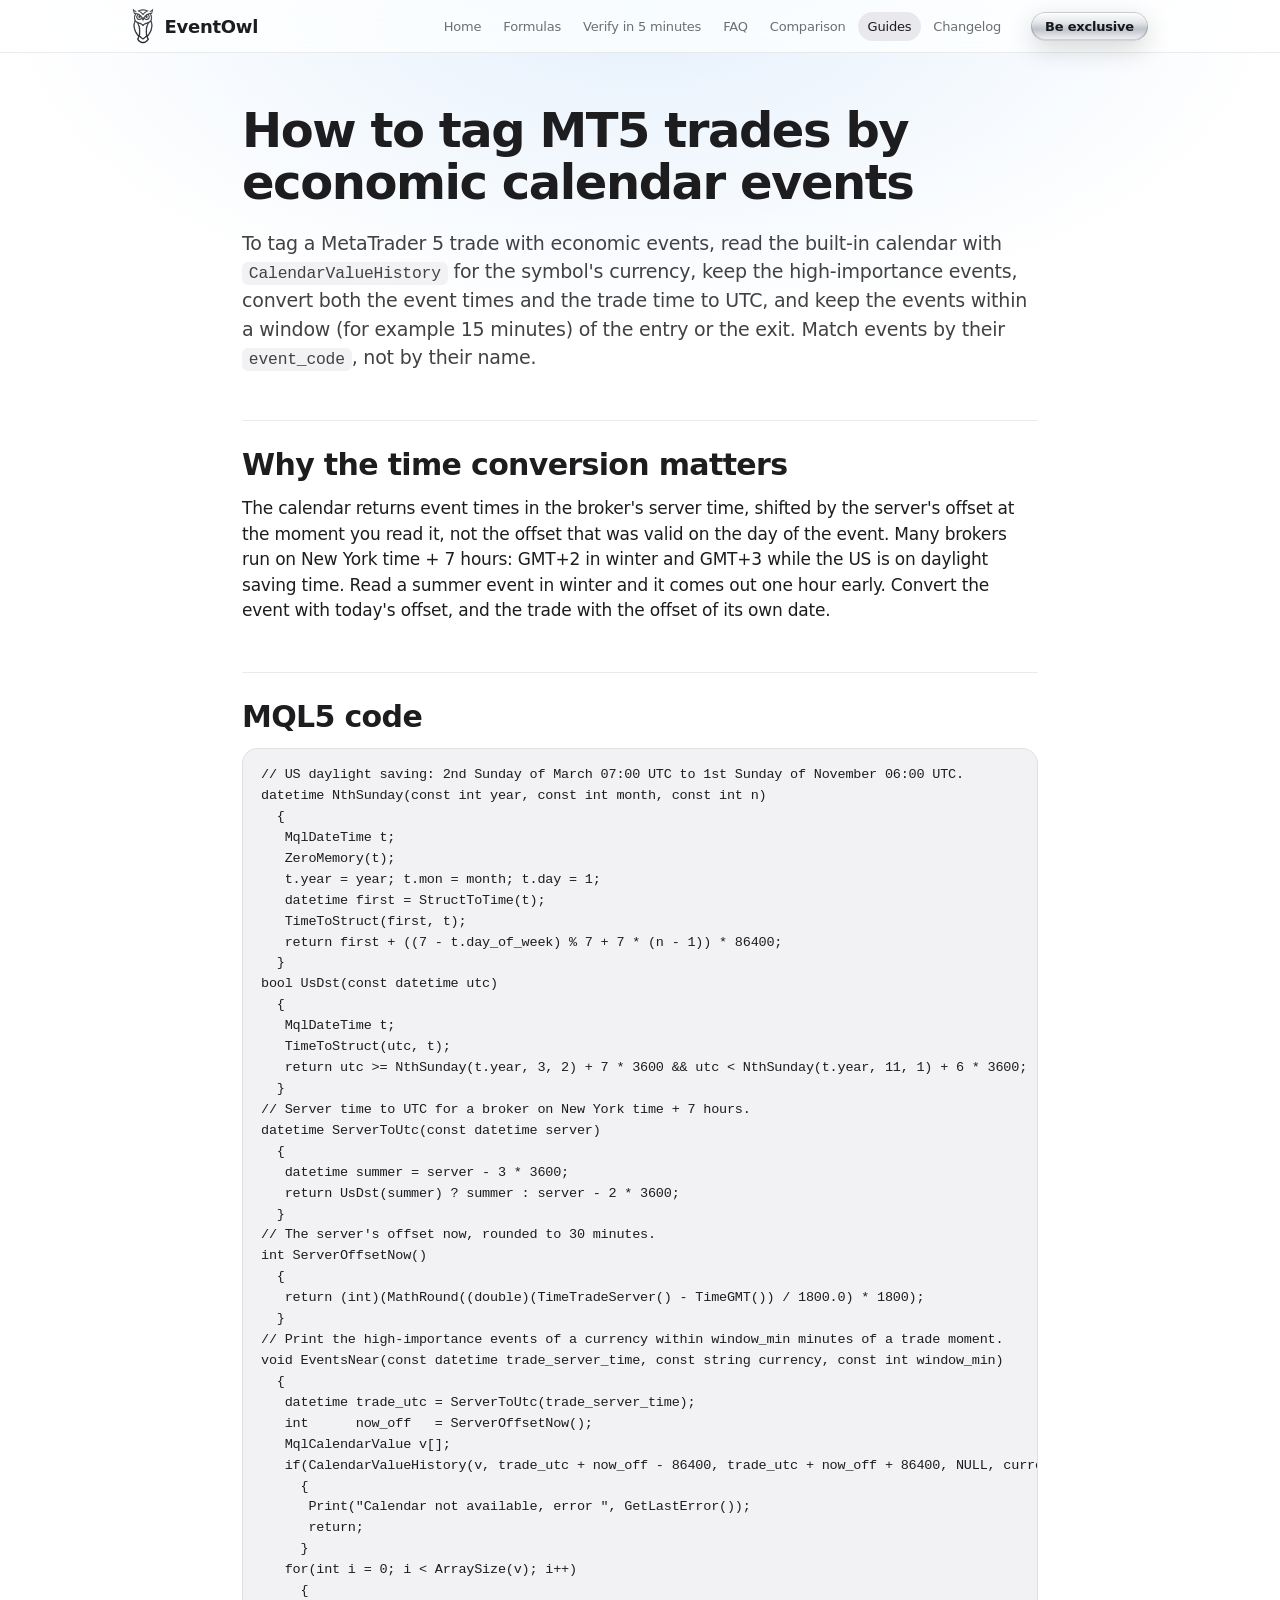
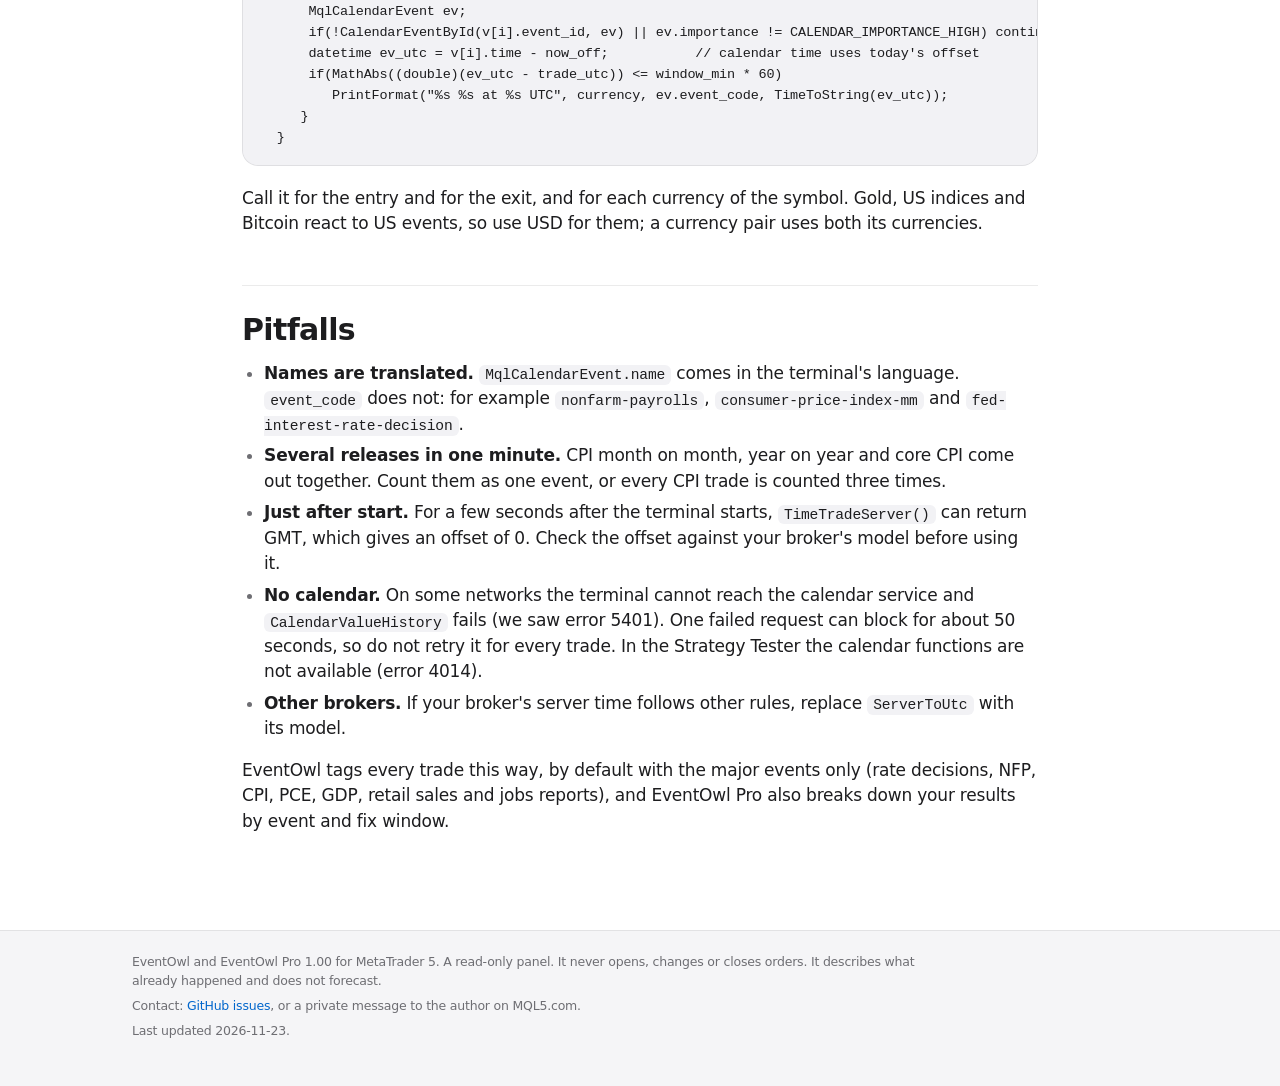
<file: guide-calendar-tags.html>
<!DOCTYPE html>
<html lang="en">
<head>
<meta charset="utf-8">
<meta name="viewport" content="width=device-width, initial-scale=1">
<title>How to tag MT5 trades by economic calendar events</title>
<meta name="description" content="Find which high-importance economic events (CPI, NFP, FOMC) happened near the entry or exit of each MetaTrader 5 trade, with MQL5 code and the daylight saving pitfall of the built-in calendar.">
<link rel="canonical" href="https://lapdawgg.github.io/eventrlens/guide-calendar-tags.html">
<link rel="icon" href="logo.svg" type="image/svg+xml">
<link rel="apple-touch-icon" href="apple-touch-icon.png">
<meta name="theme-color" content="#181a1f">
<meta property="og:type" content="website">
<meta property="og:site_name" content="EventOwl">
<meta property="og:title" content="How to tag MT5 trades by economic calendar events">
<meta property="og:description" content="Find which high-importance economic events (CPI, NFP, FOMC) happened near the entry or exit of each MetaTrader 5 trade, with MQL5 code and the daylight saving pitfall of the built-in calendar.">
<meta name="twitter:card" content="summary_large_image">
<meta property="og:url" content="https://lapdawgg.github.io/eventrlens/guide-calendar-tags.html">
<meta property="og:image" content="https://lapdawgg.github.io/eventrlens/og.png">
<meta property="og:image:width" content="1200">
<meta property="og:image:height" content="630">
<meta property="og:image:alt" content="EventOwl: Your MT5 trades, broken down by economic event, session and fix window.">
<link rel="stylesheet" href="style.css">

</head>
<body class="sub">
<header><div class="wrap"><a class="brand" href="index.html"><picture><source media="(prefers-color-scheme: dark)" srcset="owl-silver.png"><img src="owl-graphite.png" width="22" height="36" alt=""></picture>EventOwl</a><nav><a href="index.html">Home</a> <a href="formulas.html">Formulas</a> <a href="verify.html">Verify in 5 minutes</a> <a href="faq.html">FAQ</a> <a href="comparison.html">Comparison</a> <a href="guides.html" aria-current="page">Guides</a> <a href="changelog.html">Changelog</a></nav><a class="nav-cta" href="index.html#pro"><span>Be exclusive</span></a></div></header>
<main class="wrap">
<h1>How to tag MT5 trades by economic calendar events</h1>
<p>To tag a MetaTrader 5 trade with economic events, read the built-in calendar with <code>CalendarValueHistory</code> for the symbol's currency, keep the high-importance events, convert both the event times and the trade time to UTC, and keep the events within a window (for example 15 minutes) of the entry or the exit. Match events by their <code>event_code</code>, not by their name.</p>
<h2 id="why-the-time-conversion-matters">Why the time conversion matters</h2>
<p>The calendar returns event times in the broker's server time, shifted by the server's offset at the moment you read it, not the offset that was valid on the day of the event. Many brokers run on New York time + 7 hours: GMT+2 in winter and GMT+3 while the US is on daylight saving time. Read a summer event in winter and it comes out one hour early. Convert the event with today's offset, and the trade with the offset of its own date.</p>
<h2 id="mql5-code">MQL5 code</h2>
<pre><code>// US daylight saving: 2nd Sunday of March 07:00 UTC to 1st Sunday of November 06:00 UTC.
datetime NthSunday(const int year, const int month, const int n)
  {
   MqlDateTime t;
   ZeroMemory(t);
   t.year = year; t.mon = month; t.day = 1;
   datetime first = StructToTime(t);
   TimeToStruct(first, t);
   return first + ((7 - t.day_of_week) % 7 + 7 * (n - 1)) * 86400;
  }
bool UsDst(const datetime utc)
  {
   MqlDateTime t;
   TimeToStruct(utc, t);
   return utc &gt;= NthSunday(t.year, 3, 2) + 7 * 3600 &amp;&amp; utc &lt; NthSunday(t.year, 11, 1) + 6 * 3600;
  }
// Server time to UTC for a broker on New York time + 7 hours.
datetime ServerToUtc(const datetime server)
  {
   datetime summer = server - 3 * 3600;
   return UsDst(summer) ? summer : server - 2 * 3600;
  }
// The server's offset now, rounded to 30 minutes.
int ServerOffsetNow()
  {
   return (int)(MathRound((double)(TimeTradeServer() - TimeGMT()) / 1800.0) * 1800);
  }
// Print the high-importance events of a currency within window_min minutes of a trade moment.
void EventsNear(const datetime trade_server_time, const string currency, const int window_min)
  {
   datetime trade_utc = ServerToUtc(trade_server_time);
   int      now_off   = ServerOffsetNow();
   MqlCalendarValue v[];
   if(CalendarValueHistory(v, trade_utc + now_off - 86400, trade_utc + now_off + 86400, NULL, currency) &lt; 0)
     {
      Print(&quot;Calendar not available, error &quot;, GetLastError());
      return;
     }
   for(int i = 0; i &lt; ArraySize(v); i++)
     {
      MqlCalendarEvent ev;
      if(!CalendarEventById(v[i].event_id, ev) || ev.importance != CALENDAR_IMPORTANCE_HIGH) continue;
      datetime ev_utc = v[i].time - now_off;           // calendar time uses today's offset
      if(MathAbs((double)(ev_utc - trade_utc)) &lt;= window_min * 60)
         PrintFormat(&quot;%s %s at %s UTC&quot;, currency, ev.event_code, TimeToString(ev_utc));
     }
  }</code></pre>
<p>Call it for the entry and for the exit, and for each currency of the symbol. Gold, US indices and Bitcoin react to US events, so use USD for them; a currency pair uses both its currencies.</p>
<h2 id="pitfalls">Pitfalls</h2>
<ul><li><strong>Names are translated.</strong> <code>MqlCalendarEvent.name</code> comes in the terminal's language. <code>event_code</code> does not: for example <code>nonfarm-payrolls</code>, <code>consumer-price-index-mm</code> and <code>fed-interest-rate-decision</code>.</li>
<li><strong>Several releases in one minute.</strong> CPI month on month, year on year and core CPI come out together. Count them as one event, or every CPI trade is counted three times.</li>
<li><strong>Just after start.</strong> For a few seconds after the terminal starts, <code>TimeTradeServer()</code> can return GMT, which gives an offset of 0. Check the offset against your broker's model before using it.</li>
<li><strong>No calendar.</strong> On some networks the terminal cannot reach the calendar service and <code>CalendarValueHistory</code> fails (we saw error 5401). One failed request can block for about 50 seconds, so do not retry it for every trade. In the Strategy Tester the calendar functions are not available (error 4014).</li>
<li><strong>Other brokers.</strong> If your broker's server time follows other rules, replace <code>ServerToUtc</code> with its model.</li></ul>
<p>EventOwl tags every trade this way, by default with the major events only (rate decisions, NFP, CPI, PCE, GDP, retail sales and jobs reports), and EventOwl Pro also breaks down your results by event and fix window.</p>
</main>
<footer><div class="wrap"><p>EventOwl and EventOwl Pro 1.00 for MetaTrader 5. A read-only panel. It never opens, changes or closes orders. It describes what already happened and does not forecast.</p><p>Contact: <a href="https://github.com/Lapdawgg/eventrlens/issues">GitHub issues</a>, or a private message to the author on MQL5.com.</p><p>Last updated 2026-11-23.</p></div></footer>
</body>
</html>
</file>
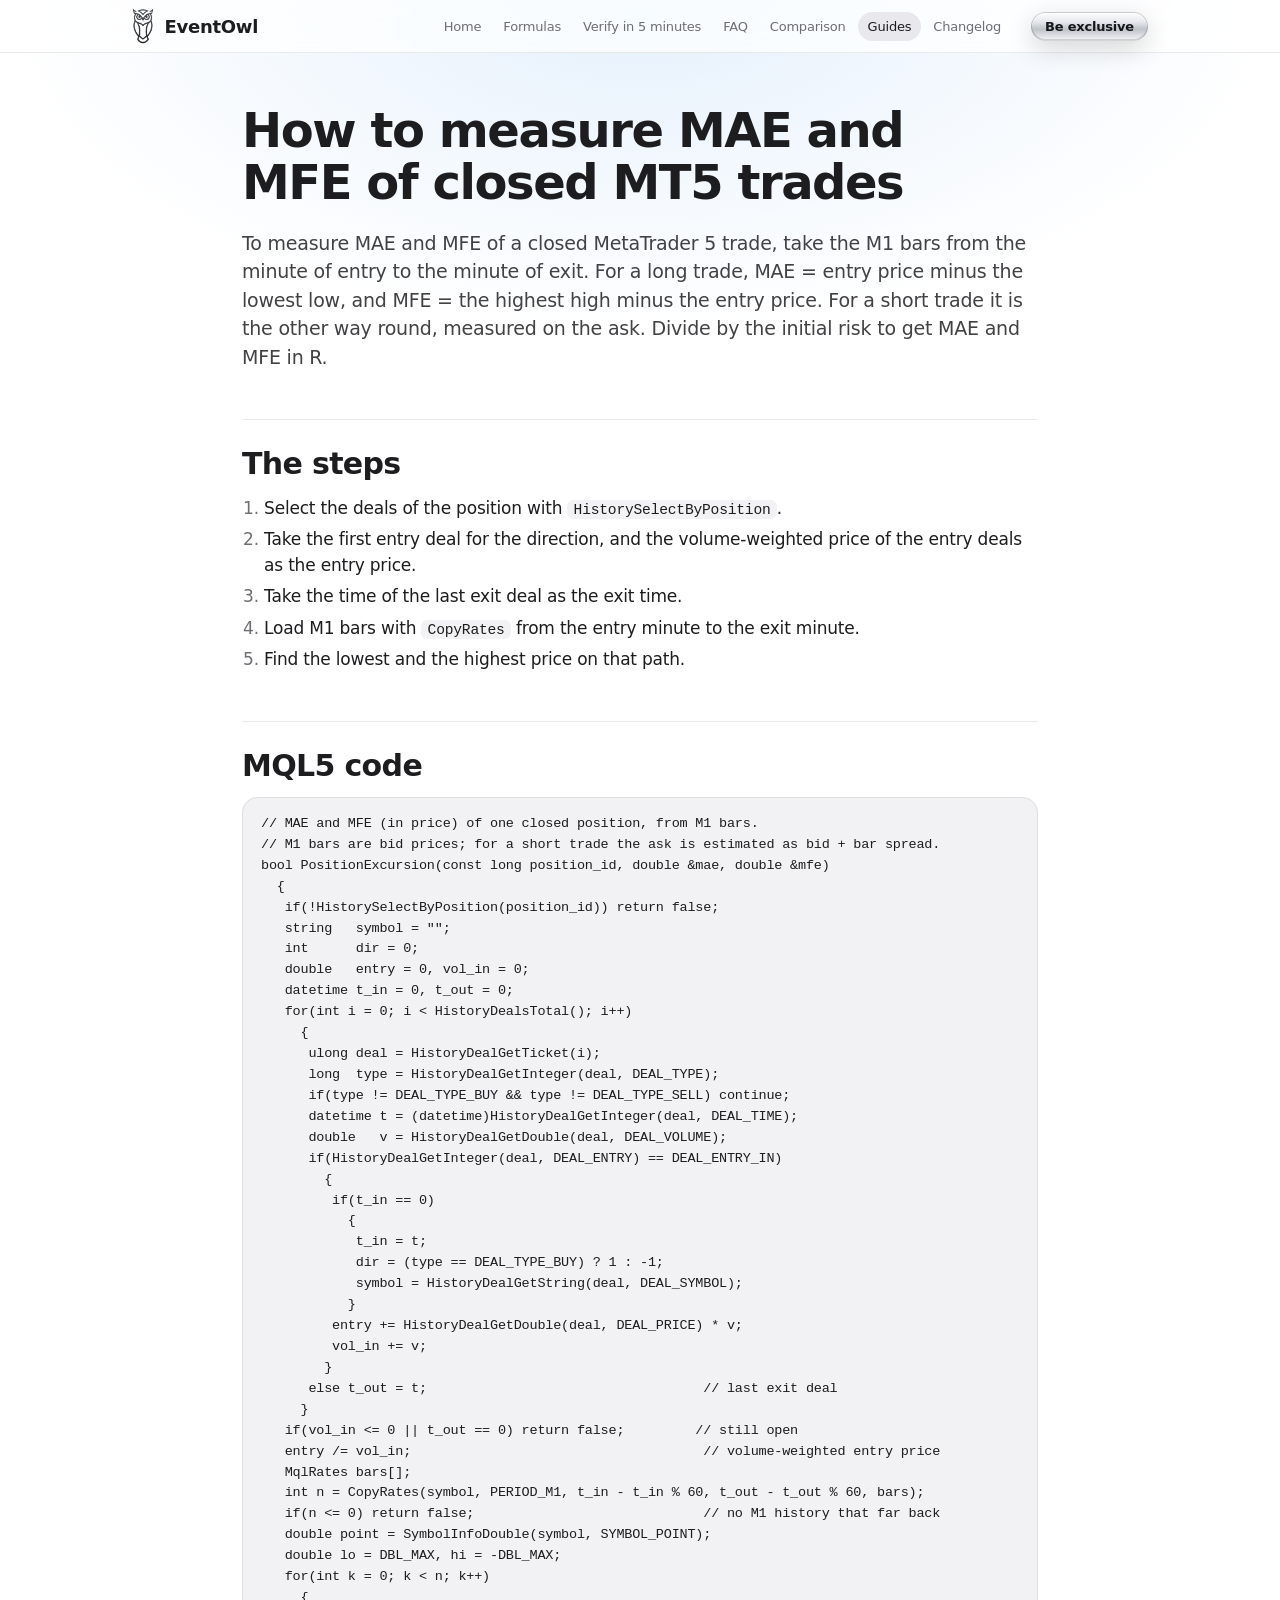
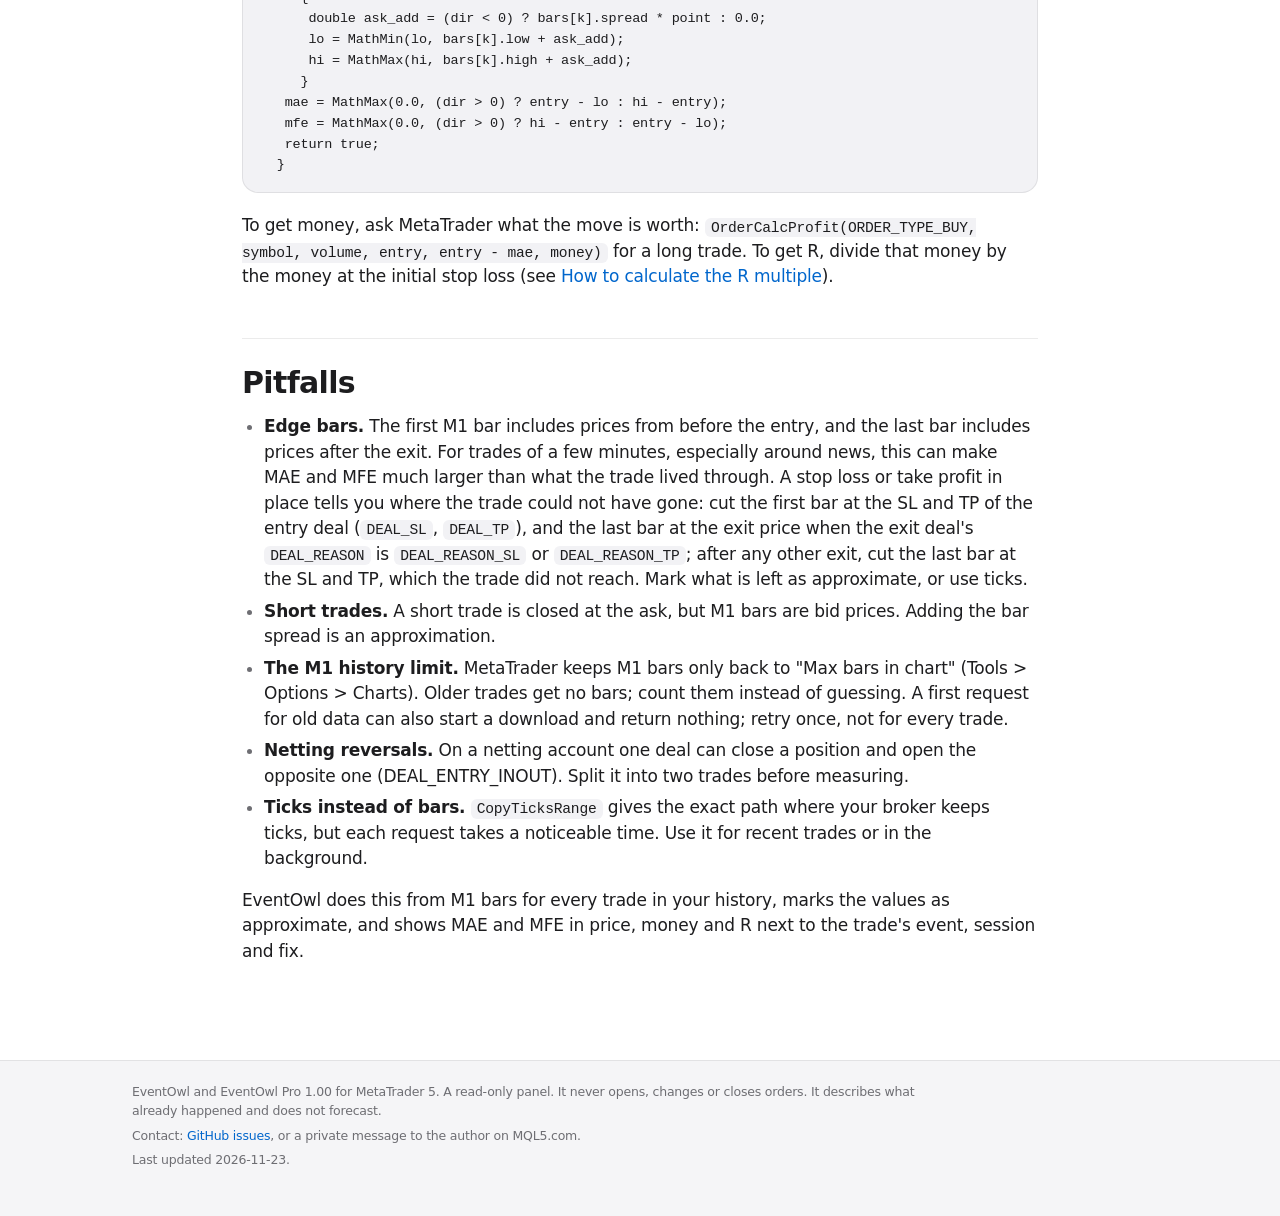
<file: guide-mae-mfe.html>
<!DOCTYPE html>
<html lang="en">
<head>
<meta charset="utf-8">
<meta name="viewport" content="width=device-width, initial-scale=1">
<title>How to measure MAE and MFE of closed MT5 trades</title>
<meta name="description" content="Measure the maximum adverse and favourable excursion of closed MetaTrader 5 trades from M1 bars, with MQL5 code and the pitfalls - short trades, edge bars and the M1 history limit.">
<link rel="canonical" href="https://lapdawgg.github.io/eventrlens/guide-mae-mfe.html">
<link rel="icon" href="logo.svg" type="image/svg+xml">
<link rel="apple-touch-icon" href="apple-touch-icon.png">
<meta name="theme-color" content="#181a1f">
<meta property="og:type" content="website">
<meta property="og:site_name" content="EventOwl">
<meta property="og:title" content="How to measure MAE and MFE of closed MT5 trades">
<meta property="og:description" content="Measure the maximum adverse and favourable excursion of closed MetaTrader 5 trades from M1 bars, with MQL5 code and the pitfalls - short trades, edge bars and the M1 history limit.">
<meta name="twitter:card" content="summary_large_image">
<meta property="og:url" content="https://lapdawgg.github.io/eventrlens/guide-mae-mfe.html">
<meta property="og:image" content="https://lapdawgg.github.io/eventrlens/og.png">
<meta property="og:image:width" content="1200">
<meta property="og:image:height" content="630">
<meta property="og:image:alt" content="EventOwl: Your MT5 trades, broken down by economic event, session and fix window.">
<link rel="stylesheet" href="style.css">

</head>
<body class="sub">
<header><div class="wrap"><a class="brand" href="index.html"><picture><source media="(prefers-color-scheme: dark)" srcset="owl-silver.png"><img src="owl-graphite.png" width="22" height="36" alt=""></picture>EventOwl</a><nav><a href="index.html">Home</a> <a href="formulas.html">Formulas</a> <a href="verify.html">Verify in 5 minutes</a> <a href="faq.html">FAQ</a> <a href="comparison.html">Comparison</a> <a href="guides.html" aria-current="page">Guides</a> <a href="changelog.html">Changelog</a></nav><a class="nav-cta" href="index.html#pro"><span>Be exclusive</span></a></div></header>
<main class="wrap">
<h1>How to measure MAE and MFE of closed MT5 trades</h1>
<p>To measure MAE and MFE of a closed MetaTrader 5 trade, take the M1 bars from the minute of entry to the minute of exit. For a long trade, MAE = entry price minus the lowest low, and MFE = the highest high minus the entry price. For a short trade it is the other way round, measured on the ask. Divide by the initial risk to get MAE and MFE in R.</p>
<h2 id="the-steps">The steps</h2>
<ol><li>Select the deals of the position with <code>HistorySelectByPosition</code>.</li>
<li>Take the first entry deal for the direction, and the volume-weighted price of the entry deals as the entry price.</li>
<li>Take the time of the last exit deal as the exit time.</li>
<li>Load M1 bars with <code>CopyRates</code> from the entry minute to the exit minute.</li>
<li>Find the lowest and the highest price on that path.</li></ol>
<h2 id="mql5-code">MQL5 code</h2>
<pre><code>// MAE and MFE (in price) of one closed position, from M1 bars.
// M1 bars are bid prices; for a short trade the ask is estimated as bid + bar spread.
bool PositionExcursion(const long position_id, double &amp;mae, double &amp;mfe)
  {
   if(!HistorySelectByPosition(position_id)) return false;
   string   symbol = &quot;&quot;;
   int      dir = 0;
   double   entry = 0, vol_in = 0;
   datetime t_in = 0, t_out = 0;
   for(int i = 0; i &lt; HistoryDealsTotal(); i++)
     {
      ulong deal = HistoryDealGetTicket(i);
      long  type = HistoryDealGetInteger(deal, DEAL_TYPE);
      if(type != DEAL_TYPE_BUY &amp;&amp; type != DEAL_TYPE_SELL) continue;
      datetime t = (datetime)HistoryDealGetInteger(deal, DEAL_TIME);
      double   v = HistoryDealGetDouble(deal, DEAL_VOLUME);
      if(HistoryDealGetInteger(deal, DEAL_ENTRY) == DEAL_ENTRY_IN)
        {
         if(t_in == 0)
           {
            t_in = t;
            dir = (type == DEAL_TYPE_BUY) ? 1 : -1;
            symbol = HistoryDealGetString(deal, DEAL_SYMBOL);
           }
         entry += HistoryDealGetDouble(deal, DEAL_PRICE) * v;
         vol_in += v;
        }
      else t_out = t;                                   // last exit deal
     }
   if(vol_in &lt;= 0 || t_out == 0) return false;         // still open
   entry /= vol_in;                                     // volume-weighted entry price
   MqlRates bars[];
   int n = CopyRates(symbol, PERIOD_M1, t_in - t_in % 60, t_out - t_out % 60, bars);
   if(n &lt;= 0) return false;                             // no M1 history that far back
   double point = SymbolInfoDouble(symbol, SYMBOL_POINT);
   double lo = DBL_MAX, hi = -DBL_MAX;
   for(int k = 0; k &lt; n; k++)
     {
      double ask_add = (dir &lt; 0) ? bars[k].spread * point : 0.0;
      lo = MathMin(lo, bars[k].low + ask_add);
      hi = MathMax(hi, bars[k].high + ask_add);
     }
   mae = MathMax(0.0, (dir &gt; 0) ? entry - lo : hi - entry);
   mfe = MathMax(0.0, (dir &gt; 0) ? hi - entry : entry - lo);
   return true;
  }</code></pre>
<p>To get money, ask MetaTrader what the move is worth: <code>OrderCalcProfit(ORDER_TYPE_BUY, symbol, volume, entry, entry - mae, money)</code> for a long trade. To get R, divide that money by the money at the initial stop loss (see <a href="guide-r-multiple.html">How to calculate the R multiple</a>).</p>
<h2 id="pitfalls">Pitfalls</h2>
<ul><li><strong>Edge bars.</strong> The first M1 bar includes prices from before the entry, and the last bar includes prices after the exit. For trades of a few minutes, especially around news, this can make MAE and MFE much larger than what the trade lived through. A stop loss or take profit in place tells you where the trade could not have gone: cut the first bar at the SL and TP of the entry deal (<code>DEAL_SL</code>, <code>DEAL_TP</code>), and the last bar at the exit price when the exit deal's <code>DEAL_REASON</code> is <code>DEAL_REASON_SL</code> or <code>DEAL_REASON_TP</code>; after any other exit, cut the last bar at the SL and TP, which the trade did not reach. Mark what is left as approximate, or use ticks.</li>
<li><strong>Short trades.</strong> A short trade is closed at the ask, but M1 bars are bid prices. Adding the bar spread is an approximation.</li>
<li><strong>The M1 history limit.</strong> MetaTrader keeps M1 bars only back to &quot;Max bars in chart&quot; (Tools &gt; Options &gt; Charts). Older trades get no bars; count them instead of guessing. A first request for old data can also start a download and return nothing; retry once, not for every trade.</li>
<li><strong>Netting reversals.</strong> On a netting account one deal can close a position and open the opposite one (DEAL_ENTRY_INOUT). Split it into two trades before measuring.</li>
<li><strong>Ticks instead of bars.</strong> <code>CopyTicksRange</code> gives the exact path where your broker keeps ticks, but each request takes a noticeable time. Use it for recent trades or in the background.</li></ul>
<p>EventOwl does this from M1 bars for every trade in your history, marks the values as approximate, and shows MAE and MFE in price, money and R next to the trade's event, session and fix.</p>
</main>
<footer><div class="wrap"><p>EventOwl and EventOwl Pro 1.00 for MetaTrader 5. A read-only panel. It never opens, changes or closes orders. It describes what already happened and does not forecast.</p><p>Contact: <a href="https://github.com/Lapdawgg/eventrlens/issues">GitHub issues</a>, or a private message to the author on MQL5.com.</p><p>Last updated 2026-11-23.</p></div></footer>
</body>
</html>
</file>
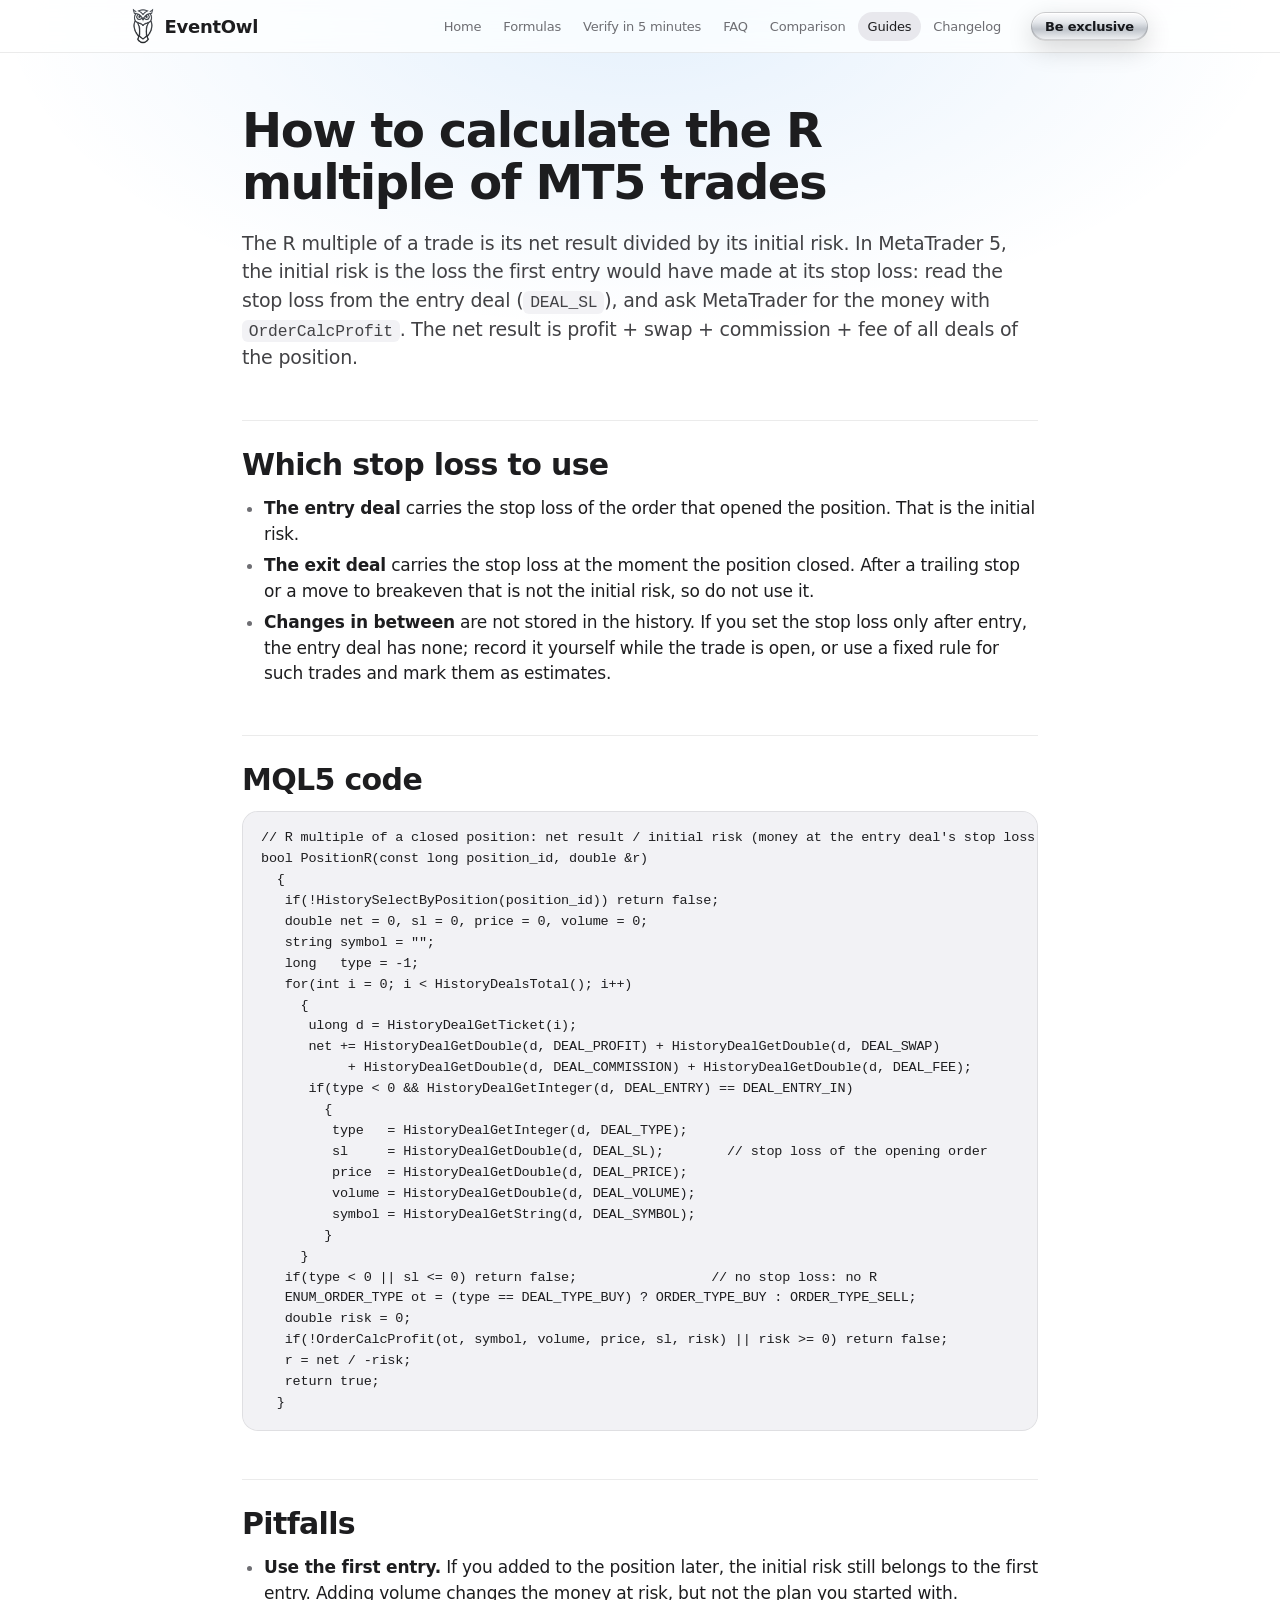
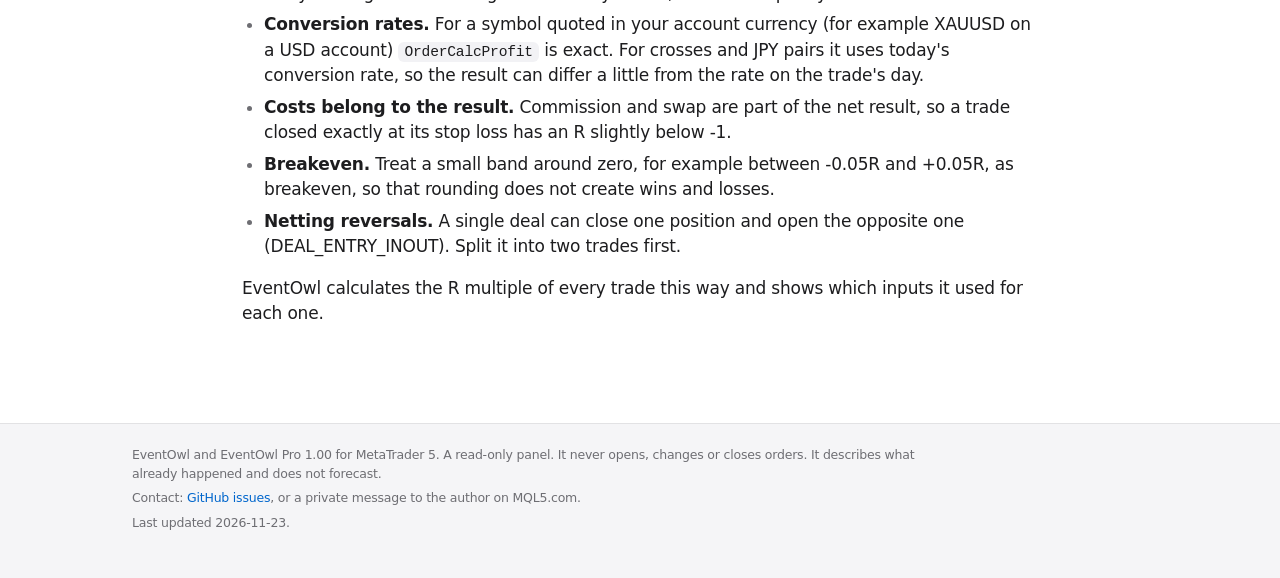
<file: guide-r-multiple.html>
<!DOCTYPE html>
<html lang="en">
<head>
<meta charset="utf-8">
<meta name="viewport" content="width=device-width, initial-scale=1">
<title>How to calculate the R multiple of MT5 trades</title>
<meta name="description" content="Calculate the R multiple (net result divided by initial risk) of closed MetaTrader 5 trades from the stop loss on the entry deal, with MQL5 code and the pitfalls.">
<link rel="canonical" href="https://lapdawgg.github.io/eventrlens/guide-r-multiple.html">
<link rel="icon" href="logo.svg" type="image/svg+xml">
<link rel="apple-touch-icon" href="apple-touch-icon.png">
<meta name="theme-color" content="#181a1f">
<meta property="og:type" content="website">
<meta property="og:site_name" content="EventOwl">
<meta property="og:title" content="How to calculate the R multiple of MT5 trades">
<meta property="og:description" content="Calculate the R multiple (net result divided by initial risk) of closed MetaTrader 5 trades from the stop loss on the entry deal, with MQL5 code and the pitfalls.">
<meta name="twitter:card" content="summary_large_image">
<meta property="og:url" content="https://lapdawgg.github.io/eventrlens/guide-r-multiple.html">
<meta property="og:image" content="https://lapdawgg.github.io/eventrlens/og.png">
<meta property="og:image:width" content="1200">
<meta property="og:image:height" content="630">
<meta property="og:image:alt" content="EventOwl: Your MT5 trades, broken down by economic event, session and fix window.">
<link rel="stylesheet" href="style.css">

</head>
<body class="sub">
<header><div class="wrap"><a class="brand" href="index.html"><picture><source media="(prefers-color-scheme: dark)" srcset="owl-silver.png"><img src="owl-graphite.png" width="22" height="36" alt=""></picture>EventOwl</a><nav><a href="index.html">Home</a> <a href="formulas.html">Formulas</a> <a href="verify.html">Verify in 5 minutes</a> <a href="faq.html">FAQ</a> <a href="comparison.html">Comparison</a> <a href="guides.html" aria-current="page">Guides</a> <a href="changelog.html">Changelog</a></nav><a class="nav-cta" href="index.html#pro"><span>Be exclusive</span></a></div></header>
<main class="wrap">
<h1>How to calculate the R multiple of MT5 trades</h1>
<p>The R multiple of a trade is its net result divided by its initial risk. In MetaTrader 5, the initial risk is the loss the first entry would have made at its stop loss: read the stop loss from the entry deal (<code>DEAL_SL</code>), and ask MetaTrader for the money with <code>OrderCalcProfit</code>. The net result is profit + swap + commission + fee of all deals of the position.</p>
<h2 id="which-stop-loss-to-use">Which stop loss to use</h2>
<ul><li><strong>The entry deal</strong> carries the stop loss of the order that opened the position. That is the initial risk.</li>
<li><strong>The exit deal</strong> carries the stop loss at the moment the position closed. After a trailing stop or a move to breakeven that is not the initial risk, so do not use it.</li>
<li><strong>Changes in between</strong> are not stored in the history. If you set the stop loss only after entry, the entry deal has none; record it yourself while the trade is open, or use a fixed rule for such trades and mark them as estimates.</li></ul>
<h2 id="mql5-code">MQL5 code</h2>
<pre><code>// R multiple of a closed position: net result / initial risk (money at the entry deal's stop loss).
bool PositionR(const long position_id, double &amp;r)
  {
   if(!HistorySelectByPosition(position_id)) return false;
   double net = 0, sl = 0, price = 0, volume = 0;
   string symbol = &quot;&quot;;
   long   type = -1;
   for(int i = 0; i &lt; HistoryDealsTotal(); i++)
     {
      ulong d = HistoryDealGetTicket(i);
      net += HistoryDealGetDouble(d, DEAL_PROFIT) + HistoryDealGetDouble(d, DEAL_SWAP)
           + HistoryDealGetDouble(d, DEAL_COMMISSION) + HistoryDealGetDouble(d, DEAL_FEE);
      if(type &lt; 0 &amp;&amp; HistoryDealGetInteger(d, DEAL_ENTRY) == DEAL_ENTRY_IN)
        {
         type   = HistoryDealGetInteger(d, DEAL_TYPE);
         sl     = HistoryDealGetDouble(d, DEAL_SL);        // stop loss of the opening order
         price  = HistoryDealGetDouble(d, DEAL_PRICE);
         volume = HistoryDealGetDouble(d, DEAL_VOLUME);
         symbol = HistoryDealGetString(d, DEAL_SYMBOL);
        }
     }
   if(type &lt; 0 || sl &lt;= 0) return false;                 // no stop loss: no R
   ENUM_ORDER_TYPE ot = (type == DEAL_TYPE_BUY) ? ORDER_TYPE_BUY : ORDER_TYPE_SELL;
   double risk = 0;
   if(!OrderCalcProfit(ot, symbol, volume, price, sl, risk) || risk &gt;= 0) return false;
   r = net / -risk;
   return true;
  }</code></pre>
<h2 id="pitfalls">Pitfalls</h2>
<ul><li><strong>Use the first entry.</strong> If you added to the position later, the initial risk still belongs to the first entry. Adding volume changes the money at risk, but not the plan you started with.</li>
<li><strong>Conversion rates.</strong> For a symbol quoted in your account currency (for example XAUUSD on a USD account) <code>OrderCalcProfit</code> is exact. For crosses and JPY pairs it uses today's conversion rate, so the result can differ a little from the rate on the trade's day.</li>
<li><strong>Costs belong to the result.</strong> Commission and swap are part of the net result, so a trade closed exactly at its stop loss has an R slightly below -1.</li>
<li><strong>Breakeven.</strong> Treat a small band around zero, for example between -0.05R and +0.05R, as breakeven, so that rounding does not create wins and losses.</li>
<li><strong>Netting reversals.</strong> A single deal can close one position and open the opposite one (DEAL_ENTRY_INOUT). Split it into two trades first.</li></ul>
<p>EventOwl calculates the R multiple of every trade this way and shows which inputs it used for each one.</p>
</main>
<footer><div class="wrap"><p>EventOwl and EventOwl Pro 1.00 for MetaTrader 5. A read-only panel. It never opens, changes or closes orders. It describes what already happened and does not forecast.</p><p>Contact: <a href="https://github.com/Lapdawgg/eventrlens/issues">GitHub issues</a>, or a private message to the author on MQL5.com.</p><p>Last updated 2026-11-23.</p></div></footer>
</body>
</html>
</file>
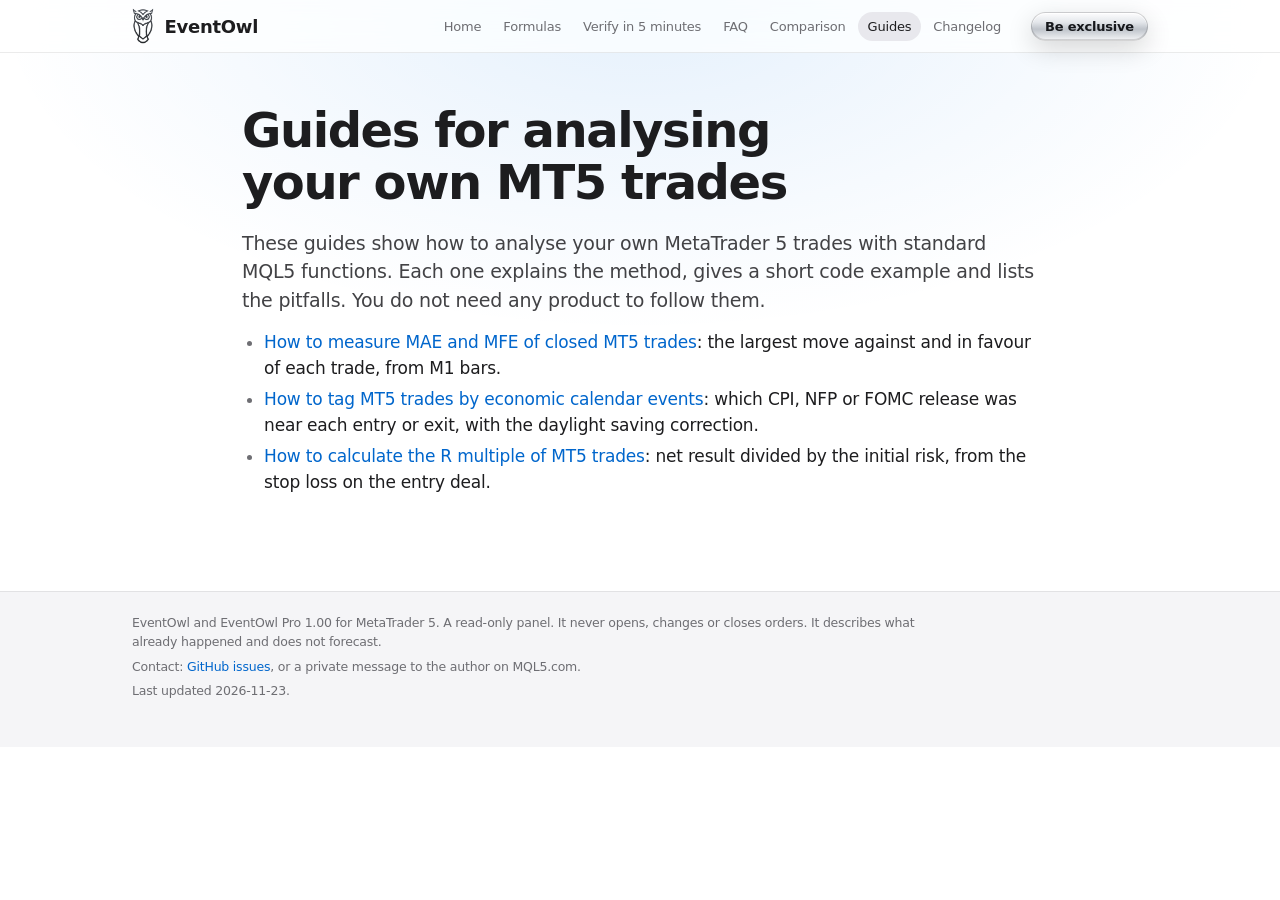
<file: guides.html>
<!DOCTYPE html>
<html lang="en">
<head>
<meta charset="utf-8">
<meta name="viewport" content="width=device-width, initial-scale=1">
<title>Guides for analysing your own MT5 trades</title>
<meta name="description" content="Step-by-step guides with MQL5 code - MAE and MFE of closed trades, economic calendar tags, and the R multiple in MetaTrader 5.">
<link rel="canonical" href="https://lapdawgg.github.io/eventrlens/guides.html">
<link rel="icon" href="logo.svg" type="image/svg+xml">
<link rel="apple-touch-icon" href="apple-touch-icon.png">
<meta name="theme-color" content="#181a1f">
<meta property="og:type" content="website">
<meta property="og:site_name" content="EventOwl">
<meta property="og:title" content="Guides for analysing your own MT5 trades">
<meta property="og:description" content="Step-by-step guides with MQL5 code - MAE and MFE of closed trades, economic calendar tags, and the R multiple in MetaTrader 5.">
<meta name="twitter:card" content="summary_large_image">
<meta property="og:url" content="https://lapdawgg.github.io/eventrlens/guides.html">
<meta property="og:image" content="https://lapdawgg.github.io/eventrlens/og.png">
<meta property="og:image:width" content="1200">
<meta property="og:image:height" content="630">
<meta property="og:image:alt" content="EventOwl: Your MT5 trades, broken down by economic event, session and fix window.">
<link rel="stylesheet" href="style.css">

</head>
<body class="sub">
<header><div class="wrap"><a class="brand" href="index.html"><picture><source media="(prefers-color-scheme: dark)" srcset="owl-silver.png"><img src="owl-graphite.png" width="22" height="36" alt=""></picture>EventOwl</a><nav><a href="index.html">Home</a> <a href="formulas.html">Formulas</a> <a href="verify.html">Verify in 5 minutes</a> <a href="faq.html">FAQ</a> <a href="comparison.html">Comparison</a> <a href="guides.html" aria-current="page">Guides</a> <a href="changelog.html">Changelog</a></nav><a class="nav-cta" href="index.html#pro"><span>Be exclusive</span></a></div></header>
<main class="wrap">
<h1>Guides for analysing your own MT5 trades</h1>
<p>These guides show how to analyse your own MetaTrader 5 trades with standard MQL5 functions. Each one explains the method, gives a short code example and lists the pitfalls. You do not need any product to follow them.</p>
<ul><li><a href="guide-mae-mfe.html">How to measure MAE and MFE of closed MT5 trades</a>: the largest move against and in favour of each trade, from M1 bars.</li>
<li><a href="guide-calendar-tags.html">How to tag MT5 trades by economic calendar events</a>: which CPI, NFP or FOMC release was near each entry or exit, with the daylight saving correction.</li>
<li><a href="guide-r-multiple.html">How to calculate the R multiple of MT5 trades</a>: net result divided by the initial risk, from the stop loss on the entry deal.</li></ul>
</main>
<footer><div class="wrap"><p>EventOwl and EventOwl Pro 1.00 for MetaTrader 5. A read-only panel. It never opens, changes or closes orders. It describes what already happened and does not forecast.</p><p>Contact: <a href="https://github.com/Lapdawgg/eventrlens/issues">GitHub issues</a>, or a private message to the author on MQL5.com.</p><p>Last updated 2026-11-23.</p></div></footer>
</body>
</html>
</file>
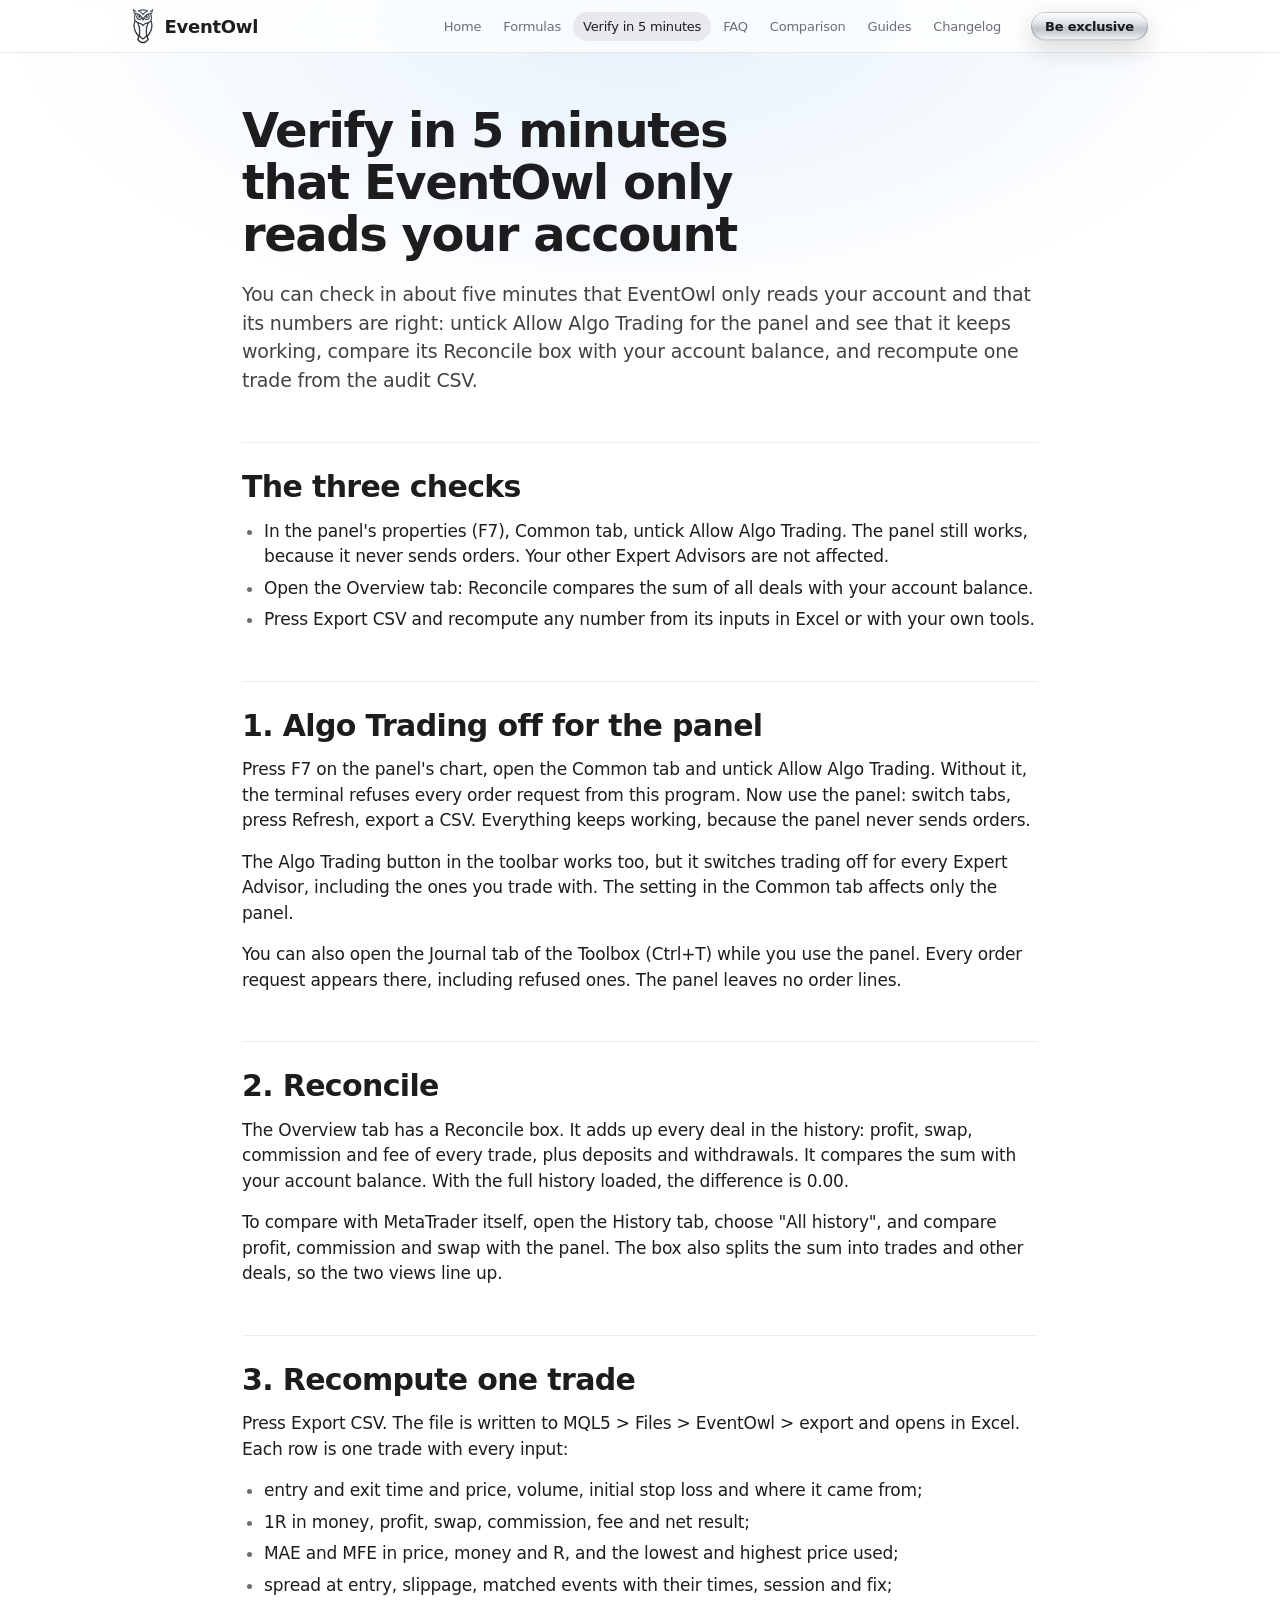
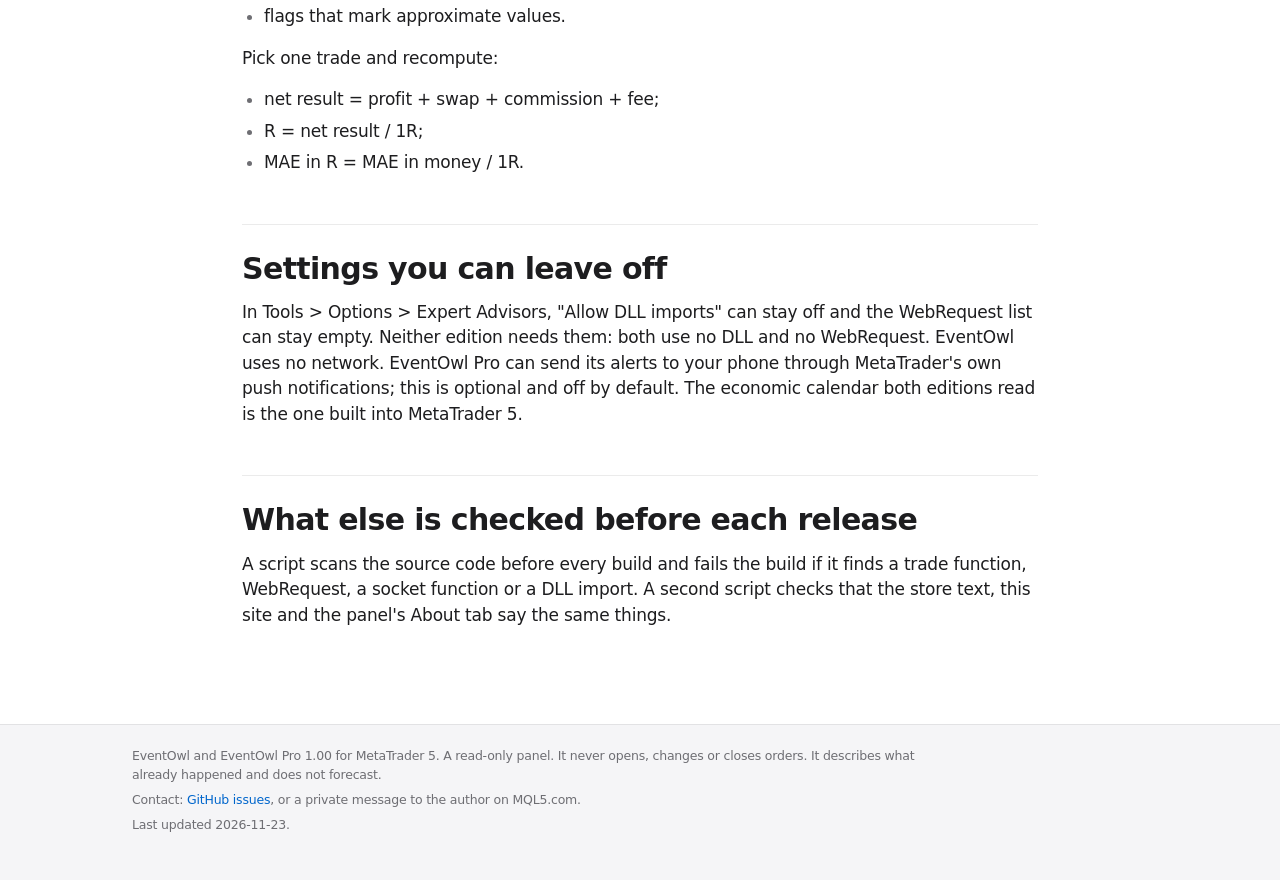
<file: verify.html>
<!DOCTYPE html>
<html lang="en">
<head>
<meta charset="utf-8">
<meta name="viewport" content="width=device-width, initial-scale=1">
<title>Verify in 5 minutes that EventOwl only reads your account</title>
<meta name="description" content="Three checks that take about five minutes - untick Allow Algo Trading for the panel, compare Reconcile with your balance, and recompute a trade from the audit CSV.">
<link rel="canonical" href="https://lapdawgg.github.io/eventrlens/verify.html">
<link rel="icon" href="logo.svg" type="image/svg+xml">
<link rel="apple-touch-icon" href="apple-touch-icon.png">
<meta name="theme-color" content="#181a1f">
<meta property="og:type" content="website">
<meta property="og:site_name" content="EventOwl">
<meta property="og:title" content="Verify in 5 minutes that EventOwl only reads your account">
<meta property="og:description" content="Three checks that take about five minutes - untick Allow Algo Trading for the panel, compare Reconcile with your balance, and recompute a trade from the audit CSV.">
<meta name="twitter:card" content="summary_large_image">
<meta property="og:url" content="https://lapdawgg.github.io/eventrlens/verify.html">
<meta property="og:image" content="https://lapdawgg.github.io/eventrlens/og.png">
<meta property="og:image:width" content="1200">
<meta property="og:image:height" content="630">
<meta property="og:image:alt" content="EventOwl: Your MT5 trades, broken down by economic event, session and fix window.">
<link rel="stylesheet" href="style.css">

</head>
<body class="sub">
<header><div class="wrap"><a class="brand" href="index.html"><picture><source media="(prefers-color-scheme: dark)" srcset="owl-silver.png"><img src="owl-graphite.png" width="22" height="36" alt=""></picture>EventOwl</a><nav><a href="index.html">Home</a> <a href="formulas.html">Formulas</a> <a href="verify.html" aria-current="page">Verify in 5 minutes</a> <a href="faq.html">FAQ</a> <a href="comparison.html">Comparison</a> <a href="guides.html">Guides</a> <a href="changelog.html">Changelog</a></nav><a class="nav-cta" href="index.html#pro"><span>Be exclusive</span></a></div></header>
<main class="wrap">
<h1>Verify in 5 minutes that EventOwl only reads your account</h1>
<p>You can check in about five minutes that EventOwl only reads your account and that its numbers are right: untick Allow Algo Trading for the panel and see that it keeps working, compare its Reconcile box with your account balance, and recompute one trade from the audit CSV.</p>
<h2 id="the-three-checks">The three checks</h2>
<ul><li>In the panel's properties (F7), Common tab, untick Allow Algo Trading. The panel still works, because it never sends orders. Your other Expert Advisors are not affected.</li>
<li>Open the Overview tab: Reconcile compares the sum of all deals with your account balance.</li>
<li>Press Export CSV and recompute any number from its inputs in Excel or with your own tools.</li></ul>
<h2 id="1-algo-trading-off-for-the-panel">1. Algo Trading off for the panel</h2>
<p>Press F7 on the panel's chart, open the Common tab and untick Allow Algo Trading. Without it, the terminal refuses every order request from this program. Now use the panel: switch tabs, press Refresh, export a CSV. Everything keeps working, because the panel never sends orders.</p>
<p>The Algo Trading button in the toolbar works too, but it switches trading off for every Expert Advisor, including the ones you trade with. The setting in the Common tab affects only the panel.</p>
<p>You can also open the Journal tab of the Toolbox (Ctrl+T) while you use the panel. Every order request appears there, including refused ones. The panel leaves no order lines.</p>
<h2 id="2-reconcile">2. Reconcile</h2>
<p>The Overview tab has a Reconcile box. It adds up every deal in the history: profit, swap, commission and fee of every trade, plus deposits and withdrawals. It compares the sum with your account balance. With the full history loaded, the difference is 0.00.</p>
<p>To compare with MetaTrader itself, open the History tab, choose &quot;All history&quot;, and compare profit, commission and swap with the panel. The box also splits the sum into trades and other deals, so the two views line up.</p>
<h2 id="3-recompute-one-trade">3. Recompute one trade</h2>
<p>Press Export CSV. The file is written to MQL5 &gt; Files &gt; EventOwl &gt; export and opens in Excel. Each row is one trade with every input:</p>
<ul><li>entry and exit time and price, volume, initial stop loss and where it came from;</li>
<li>1R in money, profit, swap, commission, fee and net result;</li>
<li>MAE and MFE in price, money and R, and the lowest and highest price used;</li>
<li>spread at entry, slippage, matched events with their times, session and fix;</li>
<li>flags that mark approximate values.</li></ul>
<p>Pick one trade and recompute:</p>
<ul><li>net result = profit + swap + commission + fee;</li>
<li>R = net result / 1R;</li>
<li>MAE in R = MAE in money / 1R.</li></ul>
<h2 id="settings-you-can-leave-off">Settings you can leave off</h2>
<p>In Tools &gt; Options &gt; Expert Advisors, &quot;Allow DLL imports&quot; can stay off and the WebRequest list can stay empty. Neither edition needs them: both use no DLL and no WebRequest. EventOwl uses no network. EventOwl Pro can send its alerts to your phone through MetaTrader's own push notifications; this is optional and off by default. The economic calendar both editions read is the one built into MetaTrader 5.</p>
<h2 id="what-else-is-checked-before-each-release">What else is checked before each release</h2>
<p>A script scans the source code before every build and fails the build if it finds a trade function, WebRequest, a socket function or a DLL import. A second script checks that the store text, this site and the panel's About tab say the same things.</p>
</main>
<footer><div class="wrap"><p>EventOwl and EventOwl Pro 1.00 for MetaTrader 5. A read-only panel. It never opens, changes or closes orders. It describes what already happened and does not forecast.</p><p>Contact: <a href="https://github.com/Lapdawgg/eventrlens/issues">GitHub issues</a>, or a private message to the author on MQL5.com.</p><p>Last updated 2026-11-23.</p></div></footer>
</body>
</html>
</file>
<file: style.css>
/* EventOwl site. Static HTML, no JavaScript. Light and dark follow the system setting.
   Calm, Apple-like layout, mobile first: soft cards that grow slightly on hover, reduced motion respected. */

:root {
  color-scheme: light dark;
  --bg: #ffffff;
  --bg-alt: #f5f5f7;
  --fg: #1d1d1f;
  --fg-2: #424245;
  --muted: #6e6e73;
  --line: #d2d2d7;
  --line-soft: rgba(0, 0, 0, .08);
  --card: #ffffff;              /* cards on the grey bands */
  --card-2: #f5f5f7;            /* cards on the white bands */
  --chip: #e8e8ed;
  --th: #f5f5f7;
  --link: #0066cc;
  --accent: #0071e3;
  --accent-hover: #0068d1;
  --accent-soft: rgba(0, 113, 227, .08);
  --accent-line: rgba(0, 113, 227, .32);
  --green: #176b30;             /* 5.4:1 on the grey cards with the green tint */
  --green-soft: rgba(52, 199, 89, .15);
  --silver-1: #fbfbfc;
  --silver-2: #dfe0e5;
  --silver-fg: #1d1d1f;
  --silver-line: rgba(0, 0, 0, .1);
  --edge-1: #e9eaee;
  --edge-2: #b8bbc5;
  --icon-fill: linear-gradient(160deg, #98989d, #3a3a3c);
  --code: #f2f2f5;
  --glass: rgba(255, 255, 255, .74);
  --glow: rgba(0, 113, 227, .10);
  --btn-glass: rgba(255, 255, 255, .58); --btn-glass-hover: rgba(255, 255, 255, .78); --btn-edge: rgba(0, 0, 0, .10);
  --btn-sheen: rgba(255, 255, 255, .70); --btn-hi: rgba(255, 255, 255, .95); --btn-drop: rgba(0, 0, 0, .08); --btn-fg: var(--link);
  --silver-edge: rgba(0, 0, 0, .16); --silver-drop: rgba(0, 0, 0, .16);
  --shadow-sm: 0 1px 2px rgba(0, 0, 0, .04), 0 6px 16px rgba(0, 0, 0, .05);
  --shadow-md: 0 2px 6px rgba(0, 0, 0, .06), 0 18px 40px rgba(0, 0, 0, .11);
  --shadow-lg: 0 4px 14px rgba(0, 0, 0, .08), 0 34px 90px rgba(0, 0, 0, .18);
  --ease: cubic-bezier(.2, .8, .2, 1);
  --t: 180ms;
  --font: -apple-system, BlinkMacSystemFont, "SF Pro Text", "Segoe UI Variable Text", "Segoe UI", system-ui, Roboto, "Helvetica Neue", Arial, sans-serif;
  --font-display: -apple-system, BlinkMacSystemFont, "SF Pro Display", "Segoe UI Variable Display", "Segoe UI", system-ui, Roboto, "Helvetica Neue", Arial, sans-serif;
  --mono: ui-monospace, "SF Mono", "Cascadia Mono", Consolas, Menlo, monospace;
}
@media (prefers-color-scheme: dark) {
  :root {
    --bg: #000000;
    --bg-alt: #0d0d0f;
    --fg: #f5f5f7;
    --fg-2: #d2d2d7;
    --muted: #a1a1a6;
    --line: #3a3a3d;
    --line-soft: rgba(255, 255, 255, .09);
    --card: #1c1c1e;
    --card-2: #161618;
    --chip: #2c2c2e;
    --th: #232325;
    --link: #2997ff;
    --accent-soft: rgba(41, 151, 255, .13);
    --accent-line: rgba(41, 151, 255, .42);
    --green: #30d158;
    --green-soft: rgba(48, 209, 88, .16);
    --silver-1: #47474c;
    --silver-2: #2a2a2d;
    --silver-fg: #f5f5f7;
    --silver-line: rgba(255, 255, 255, .14);
    --edge-1: #6a6b72;
    --edge-2: #29292c;
    --icon-fill: linear-gradient(160deg, #f5f5f7, #8e8e93);
    --code: #1c1c1e;
    --glass: rgba(22, 22, 23, .72);
    --glow: rgba(214, 220, 232, .11);
    --btn-glass: rgba(255, 255, 255, .07); --btn-glass-hover: rgba(255, 255, 255, .12); --btn-edge: rgba(255, 255, 255, .18);
    --btn-sheen: rgba(255, 255, 255, .14); --btn-hi: rgba(255, 255, 255, .30); --btn-drop: rgba(0, 0, 0, .35); --btn-fg: #f5f5f7;
    --silver-edge: rgba(255, 255, 255, .55); --silver-drop: rgba(0, 0, 0, .45);
    --shadow-sm: 0 1px 2px rgba(0, 0, 0, .5), 0 6px 16px rgba(0, 0, 0, .35);
    --shadow-md: 0 2px 8px rgba(0, 0, 0, .55), 0 18px 44px rgba(0, 0, 0, .55);
    --shadow-lg: 0 4px 16px rgba(0, 0, 0, .6), 0 34px 90px rgba(0, 0, 0, .7);
  }
}

/* ---------- base ---------- */
*, *::before, *::after { box-sizing: border-box; }
html { -webkit-text-size-adjust: 100%; text-size-adjust: 100%; scroll-behavior: smooth; scroll-padding-top: 68px; }
body {
  margin: 0; background: var(--bg); color: var(--fg);
  font: 17px/1.5 var(--font); letter-spacing: -0.012em;
  -webkit-font-smoothing: antialiased; -moz-osx-font-smoothing: grayscale; text-rendering: optimizeLegibility;
  overflow-wrap: break-word;
}
img, picture, svg { max-width: 100%; }
img { height: auto; }
a { color: var(--link); text-decoration: none; -webkit-tap-highlight-color: transparent; }
a:hover { text-decoration: underline; text-underline-offset: .18em; }
a:focus-visible, summary:focus-visible { outline: 2px solid var(--accent); outline-offset: 3px; border-radius: 10px; }
::selection { background: rgba(0, 113, 227, .22); }
strong { font-weight: 600; }
.wrap { width: 100%; max-width: 1080px; margin: 0 auto; padding: 0 20px; }
.narrow { max-width: 860px; }
.center { text-align: center; }
@media (min-width: 768px) { .wrap { padding: 0 32px; } }

/* ---------- header: translucent bar; the nav scrolls sideways on small screens ---------- */
header {
  position: sticky; top: 0; z-index: 50; background: var(--glass); border-bottom: 1px solid var(--line-soft);
  -webkit-backdrop-filter: saturate(180%) blur(20px); backdrop-filter: saturate(180%) blur(20px);
}
header .wrap { display: flex; align-items: center; gap: 14px; min-height: 52px; }
.brand { flex: none; display: inline-flex; align-items: center; gap: 10px; color: var(--fg); font-weight: 600; font-size: 18px; letter-spacing: -0.015em; }
.brand:hover { text-decoration: none; }
.brand picture, .brand img { display: block; }
.brand img { height: 36px; width: auto; }
nav {
  margin-left: auto; min-width: 0; display: flex; align-items: center; gap: 2px;
  overflow-x: auto; overscroll-behavior-x: contain; -webkit-overflow-scrolling: touch; scrollbar-width: none;
}
nav::-webkit-scrollbar { width: 0; height: 0; }
nav a {
  flex: none; white-space: nowrap; color: var(--muted); font-size: 13px; line-height: 1; padding: 8px 10px; border-radius: 999px;
  transition: color var(--t) var(--ease), background-color var(--t) var(--ease);
}
nav a:hover { color: var(--fg); background: var(--chip); text-decoration: none; }
nav a[aria-current="page"] { color: var(--fg); background: var(--chip); }
@media (max-width: 899px) {
  nav {
    padding: 0 22px 0 12px; scroll-padding-inline: 12px 26px;
    -webkit-mask-image: linear-gradient(90deg, transparent, #000 12px, #000 calc(100% - 26px), transparent);
    mask-image: linear-gradient(90deg, transparent, #000 12px, #000 calc(100% - 26px), transparent);
  }
  nav a { padding: 13px 10px; }   /* about 40 px tall tap targets */
  /* the current page's link starts in view (browsers with scroll-initial-target; others start at the left) */
  nav a[aria-current="page"] { scroll-initial-target: nearest; scroll-snap-align: none end; }
}

/* ---------- text pages ---------- */
main { display: block; }
main.wrap { max-width: 860px; padding-top: 8px; padding-bottom: 80px; }
/* the same soft light at the top of every sub-page as behind the home hero */
body.sub { background: radial-gradient(70% 460px at 50% 0%, var(--glow), transparent 72%) no-repeat, var(--bg); }
h1, h2, h3 { font-family: var(--font-display); color: var(--fg); }
h1 { font-size: clamp(32px, 5.4vw, 48px); line-height: 1.08; letter-spacing: -0.03em; font-weight: 700; margin: 44px 0 20px; text-wrap: balance; }
h2 { font-size: clamp(23px, 3.2vw, 30px); line-height: 1.18; letter-spacing: -0.022em; font-weight: 700; margin: 48px 0 14px; text-wrap: balance; }
h3 { font-size: 19px; line-height: 1.3; letter-spacing: -0.016em; font-weight: 600; margin: 28px 0 8px; }
main.wrap h2 { padding-top: 26px; border-top: 1px solid var(--line-soft); }
main.wrap > h1 + p { font-size: 19px; line-height: 1.5; color: var(--fg-2); }
p, ul, ol { margin: 0 0 16px; }
ul, ol { padding-left: 1.3em; }
li { margin: 6px 0; }
li::marker { color: var(--muted); }
code { font: .86em/1.4 var(--mono); background: var(--code); padding: .12em .42em; border-radius: 6px; }
pre {
  background: var(--code); border: 1px solid var(--line-soft); border-radius: 16px; padding: 16px 18px; margin: 0 0 20px;
  overflow-x: auto; -webkit-overflow-scrolling: touch; font-size: 13.5px; line-height: 1.55;
}
pre code { background: none; padding: 0; border-radius: 0; font-size: inherit; line-height: inherit; }
.table {
  overflow-x: auto; -webkit-overflow-scrolling: touch; margin: 0 0 22px;
  border: 1px solid var(--line-soft); border-radius: 16px; background: var(--card);
}
table { border-collapse: separate; border-spacing: 0; width: 100%; font-size: 15px; line-height: 1.45; }
th, td { padding: 12px 14px; text-align: left; vertical-align: top; border-bottom: 1px solid var(--line-soft); }
thead th { background: var(--th); color: var(--muted); font-size: 13px; font-weight: 600; letter-spacing: 0; }
tbody tr:last-child td { border-bottom: 0; }
/* wide tables scroll inside .table on phones; the first column stays in view */
.table table:has(th:nth-child(5)) { min-width: 720px; }
.table table:has(th:nth-child(5)) :is(th, td):first-child { position: sticky; left: 0; z-index: 1; min-width: 132px; background: var(--card); box-shadow: inset -1px 0 0 var(--line-soft); }
.table table:has(th:nth-child(5)) thead th:first-child { background: var(--th); }
.shot { margin: 0 0 20px; }
.shot img { display: block; width: 100%; border-radius: 14px; border: 1px solid var(--line-soft); }

/* ---------- details: closed by default, the native marker shows the state ---------- */
details { border-bottom: 1px solid var(--line); }
summary {
  cursor: pointer; padding: 18px 6px; font-size: 18px; font-weight: 600; letter-spacing: -0.016em; color: var(--fg);
  transition: color var(--t) var(--ease);
}
summary:hover { color: var(--link); }
summary::marker { color: var(--muted); }
summary::-webkit-details-marker { color: var(--muted); }
.accordion { border-top: 1px solid var(--line); }
.details-body { padding: 0 6px 22px; font-size: 15.5px; line-height: 1.5; color: var(--fg-2); }
.details-body ul { margin: 0 0 8px; padding-left: 1.2em; }
.details-body li { margin: 7px 0; }
.details-body h3 { margin: 20px 0 4px; font-size: 13px; font-weight: 600; letter-spacing: .02em; color: var(--muted); }
.details-body h3:first-child { margin-top: 2px; }

/* ---------- home: bands ---------- */
.home { padding: 0; }
.band { padding: 64px 0; }
.band.alt { background: var(--bg-alt); }
.home h2 { font-size: clamp(30px, 5vw, 48px); line-height: 1.08; letter-spacing: -0.032em; margin: 0; }
.section-head { max-width: 720px; margin: 0 auto 32px; text-align: center; }
.section-head .lead { margin-top: 12px; }
.section-head .cta, .section-head .note { margin: 16px 0 0; }
.eyebrow { margin: 0 0 10px; color: var(--muted); font-size: 15px; font-weight: 600; letter-spacing: 0; }
.lead { margin: 0 auto; max-width: 640px; color: var(--muted); font-size: clamp(18px, 2.2vw, 21px); line-height: 1.42; letter-spacing: -0.016em; text-wrap: pretty; }
.note { color: var(--muted); font-size: 14px; line-height: 1.45; }
@media (min-width: 768px) {
  .band { padding: 96px 0; }
  .section-head { margin-bottom: 44px; }
}

/* ---------- hero and trailer ---------- */
.hero { text-align: center; padding: 52px 0 64px; background: radial-gradient(70% 58% at 50% 0%, var(--glow), transparent 72%); }
.hero .eyebrow { color: var(--fg-2); }
/* status: a green dot that pulses, "Active", the version and the last update */
.status-pill { display: inline-flex; align-items: center; gap: 8px; margin: 0 0 16px; padding: 5px 13px 5px 11px; border-radius: 999px;
  font-size: 13px; font-weight: 600; color: var(--fg-2); background: rgba(48, 209, 88, 0.10); border: 1px solid rgba(48, 209, 88, 0.32); }
.status-pill .dot { width: 8px; height: 8px; border-radius: 50%; background: #30d158; animation: eo-pulse 2.2s ease-out infinite; }
.status-pill .sep { opacity: 0.5; }
@keyframes eo-pulse { 0% { box-shadow: 0 0 0 0 rgba(48, 209, 88, 0.55); } 70% { box-shadow: 0 0 0 7px rgba(48, 209, 88, 0); } 100% { box-shadow: 0 0 0 0 rgba(48, 209, 88, 0); } }
@media (prefers-reduced-motion: reduce) { .status-pill .dot { animation-duration: 4s; } }
.hero h1 { max-width: 900px; margin: 0 auto; font-size: clamp(38px, 8vw, 76px); line-height: 1.03; letter-spacing: -0.04em; }
.hero .lead { margin-top: 18px; }
.cta { display: flex; flex-wrap: wrap; justify-content: center; gap: 12px; margin: 28px 0 0; }
.trailer {
  position: relative; max-width: 960px; margin: 40px auto 0; border-radius: 16px; overflow: hidden; isolation: isolate;
  background: #0b0b0c; border: 1px solid var(--line-soft); box-shadow: var(--shadow-lg);
}
.trailer picture, .trailer img { display: block; width: 100%; }
.trailer img { height: auto; aspect-ratio: 16 / 9; object-fit: cover; color: #a1a1a6; font-size: 14px; }   /* alt text stays readable on the dark frame */
@media (min-width: 768px) {
  .hero { padding: 88px 0 96px; }
  .trailer { margin-top: 56px; border-radius: 24px; }
}

/* ---------- buttons and chips ---------- */
/* liquid glass: a frosted, slightly see-through pill with a bright top edge */
.btn {
  display: inline-flex; align-items: center; justify-content: center; min-height: 44px; padding: 10px 22px;
  border-radius: 999px; border: 1px solid var(--btn-edge); color: var(--btn-fg);
  background: linear-gradient(180deg, var(--btn-sheen), transparent 58%), var(--btn-glass);
  box-shadow: inset 0 1px 0 var(--btn-hi), inset 0 -1px 0 rgba(255, 255, 255, .04), 0 8px 24px var(--btn-drop);
  -webkit-backdrop-filter: blur(16px) saturate(170%); backdrop-filter: blur(16px) saturate(170%);
  font-size: 17px; font-weight: 500; line-height: 1.15; letter-spacing: -0.01em; text-align: center;
}
.btn:hover { text-decoration: none; background: linear-gradient(180deg, var(--btn-sheen), transparent 58%), var(--btn-glass-hover); }
.btn.primary {
  color: #ffffff; border-color: rgba(255, 255, 255, .30);
  background: linear-gradient(180deg, rgba(255, 255, 255, .30), rgba(255, 255, 255, 0) 55%), rgba(0, 113, 227, .82);
  box-shadow: inset 0 1px 0 rgba(255, 255, 255, .50), inset 0 -1px 0 rgba(0, 0, 0, .12), 0 10px 30px rgba(0, 113, 227, .32);
}
.btn.primary:hover { background: linear-gradient(180deg, rgba(255, 255, 255, .36), rgba(255, 255, 255, 0) 55%), rgba(0, 104, 209, .9); }

/* "Be exclusive": brushed silver with a bright top edge; a light reflection sweeps across it under the pointer */
.btn.exclusive, .nav-cta {
  position: relative; overflow: hidden; isolation: isolate;
  color: #16181c; border: 1px solid var(--silver-edge);
  background: linear-gradient(180deg, #fdfdfe 0%, #e4e7eb 34%, #bfc4cb 60%, #dde0e4 84%, #f3f4f6 100%);
  box-shadow: inset 0 1px 0 rgba(255, 255, 255, .95), inset 0 -1px 0 rgba(0, 0, 0, .14), 0 8px 26px var(--silver-drop);
}
.btn.exclusive::after, .nav-cta::after {
  content: ""; position: absolute; top: -50%; bottom: -50%; left: -70%; width: 46%; z-index: -1; pointer-events: none;
  background: linear-gradient(100deg, rgba(255, 255, 255, 0), rgba(255, 255, 255, .95) 50%, rgba(255, 255, 255, 0));
  transform: skewX(-20deg); opacity: 0;
}
.btn.exclusive > span, .nav-cta > span { position: relative; }
.btn.exclusive:hover, .nav-cta:hover {
  text-decoration: none;
  background: linear-gradient(180deg, #ffffff 0%, #eceef1 34%, #cdd1d7 60%, #e7e9ec 84%, #f8f8f9 100%);
  box-shadow: inset 0 1px 0 #ffffff, inset 0 -1px 0 rgba(0, 0, 0, .12), 0 12px 34px var(--silver-drop);
}
.btn.exclusive:hover::after, .nav-cta:hover::after { animation: eo-shine 950ms var(--ease) both; }
@keyframes eo-shine { from { left: -70%; opacity: 1; } to { left: 125%; opacity: 1; } }
.btn.exclusive.soon { cursor: default; }
.nav-cta { flex: none; margin-left: 6px; padding: 7px 13px; border-radius: 999px; font-size: 13px; font-weight: 600; line-height: 1; white-space: nowrap; }
.cta.center { text-align: center; margin-top: 26px; }

/* ---------- the film: a click-to-play player (sound on), right under the hero ---------- */
.film-band { padding-top: 8px; }
.film { margin: 0 auto; max-width: 1040px; }
.film video {
  display: block; width: 100%; height: auto; aspect-ratio: 16 / 9; border-radius: 20px; background: #0b0c0e;
  box-shadow: 0 0 0 1px var(--line-soft), var(--shadow-lg);
}
.film figcaption { margin-top: 12px; text-align: center; color: var(--muted); font-size: 13px; }

/* ---------- Pro: "Be exclusive" ---------- */
.pro-band { position: relative; overflow: hidden; }
.pro-band::before {
  content: ""; position: absolute; inset: -20% -10% auto; height: 520px; pointer-events: none;
  background: radial-gradient(50% 60% at 30% 30%, rgba(94, 92, 230, .16), transparent 70%),
              radial-gradient(45% 55% at 75% 25%, rgba(10, 132, 255, .14), transparent 70%);
}
.pro-band .wrap { position: relative; }
.pro-grid { display: grid; grid-template-columns: minmax(0, 1fr); gap: 14px; }
@media (min-width: 760px) { .pro-grid { grid-template-columns: repeat(2, minmax(0, 1fr)); gap: 16px; } }
.pro-tile {
  padding: 22px 22px 24px; border-radius: 22px; border: 1px solid var(--btn-edge);
  background: linear-gradient(180deg, var(--btn-sheen), transparent 40%), var(--btn-glass);
  box-shadow: inset 0 1px 0 var(--btn-hi), var(--shadow-sm);
  -webkit-backdrop-filter: blur(18px) saturate(170%); backdrop-filter: blur(18px) saturate(170%);
}
.pro-tile h3 { margin: 12px 0 6px; font-size: 19px; }
.pro-tile p { margin: 0; color: var(--fg-2); font-size: 15px; line-height: 1.5; }
.pro-ico {
  display: inline-grid; place-items: center; width: 40px; height: 40px; border-radius: 12px; color: #ffffff;
  background: linear-gradient(135deg, #0a84ff, #5e5ce6); box-shadow: inset 0 1px 0 rgba(255, 255, 255, .45), 0 6px 18px rgba(94, 92, 230, .3);
}
.launch { margin: 28px auto 0; max-width: 640px; text-align: center; }
/* the coming price change, stated above the price */
.price-change { max-width: 560px; margin: 0 auto 14px; padding: 9px 16px; border-radius: 14px; font-size: 15px; font-weight: 600;
  line-height: 1.45; color: var(--fg); background: rgba(255, 159, 10, 0.12); border: 1px solid rgba(255, 159, 10, 0.45); text-align: center; }
.launch-price { display: flex; flex-direction: column; align-items: center; gap: 6px; margin: 0; }
.launch-price strong { font-family: var(--font-display); font-size: clamp(34px, 6vw, 48px); letter-spacing: -0.03em; color: var(--fg); }
.launch-price strong { line-height: 1; }
.launch-price span { color: var(--fg-2); font-size: 15px; max-width: 460px; line-height: 1.45; }
.launch .cta { margin-top: 16px; }
@media (max-width: 479px) { .hero .cta .btn { flex: 1 1 100%; max-width: 340px; } }
.chip {
  display: inline-flex; align-items: center; gap: 5px; margin: 0; padding: 4px 10px; border-radius: 999px;
  background: var(--chip); color: var(--fg-2); font-size: 12px; font-weight: 600; line-height: 1.2; letter-spacing: .005em; white-space: nowrap;
}
.chip-next { background: var(--accent); color: #ffffff; }
.chip-vote { background: transparent; color: var(--fg-2); box-shadow: inset 0 0 0 1px var(--line); }
.chip-shipped, .chip-free { background: var(--green-soft); color: var(--green); }
.chip-ed { background: transparent; color: var(--muted); box-shadow: inset 0 0 0 1px var(--line-soft); }
.chip-pro { background: linear-gradient(180deg, var(--silver-1), var(--silver-2)); color: var(--silver-fg); box-shadow: inset 0 0 0 1px var(--silver-line); }

/* ---------- roadmap: status chips, no vote counts (votes are counted on GitHub) ---------- */
.roadmap { display: grid; grid-template-columns: minmax(0, 1fr); gap: 12px; }
.rm-item {
  display: flex; flex-direction: column; padding: 16px 18px 18px; border-radius: 18px;
  background: var(--card); border: 1px solid var(--line-soft); box-shadow: var(--shadow-sm);
}
.rm-item .rm-chips { display: flex; flex-wrap: wrap; gap: 6px; margin: 0 0 12px; }
.rm-item h3 { margin: 0 0 6px; font-size: 17px; line-height: 1.28; letter-spacing: -0.014em; }
.rm-item p { margin: 0; color: var(--muted); font-size: 14.5px; line-height: 1.45; }
.rm-item .note { margin-top: auto; padding-top: 10px; font-size: 12.5px; }
.rm-next { border-color: var(--accent-line); background: linear-gradient(180deg, var(--accent-soft), transparent 70%), var(--card); }
.rm-feature { border-color: var(--green-line, rgba(48, 209, 88, .45)); background: linear-gradient(180deg, var(--green-soft), transparent 70%), var(--card); }
.rm-votebtn {
  align-self: flex-start; display: inline-flex; align-items: center; gap: 6px; margin-top: 12px; padding: 6px 12px; border-radius: 999px;
  color: var(--btn-fg); font-size: 13px; font-weight: 600; line-height: 1; border: 1px solid var(--btn-edge);
  background: linear-gradient(180deg, var(--btn-sheen), transparent 58%), var(--btn-glass); box-shadow: inset 0 1px 0 var(--btn-hi);
  transition: transform var(--t) var(--ease), background-color var(--t) var(--ease);
}
.rm-votebtn:hover { text-decoration: none; background: linear-gradient(180deg, var(--btn-sheen), transparent 58%), var(--btn-glass-hover); }
.rm-count { padding-left: 7px; border-left: 1px solid var(--btn-edge); font-variant-numeric: tabular-nums; }
.rm-item .note + .rm-votebtn { margin-top: 10px; }
@media (max-width: 639px) {   /* phones: one grouped list instead of separate cards, so the page stays short */
  #roadmap { padding: 52px 0; }
  #roadmap .section-head { margin-bottom: 24px; }
  .roadmap { gap: 0; overflow: hidden; border-radius: 18px; background: var(--card); border: 1px solid var(--line-soft); box-shadow: var(--shadow-sm); }
  .roadmap .rm-item { padding: 12px 16px 13px; border: 0; border-top: 1px solid var(--line-soft); border-radius: 0; box-shadow: none; animation: none; }
  .roadmap .rm-item:first-child { border-top: 0; }
  .roadmap .rm-item:hover { transform: none; box-shadow: none; }
  .rm-item .rm-chips { margin-bottom: 7px; }
  .rm-item .chip { padding: 3px 9px; }
  .rm-item h3 { margin-bottom: 2px; font-size: 16px; line-height: 1.25; }
  .rm-item p { font-size: 14px; line-height: 1.4; }
  .rm-item .note { padding-top: 4px; font-size: 12px; }
}
@media (min-width: 640px) { .roadmap { grid-template-columns: repeat(2, minmax(0, 1fr)); gap: 14px; } }
@media (min-width: 1024px) {
  .roadmap { grid-template-columns: repeat(4, minmax(0, 1fr)); gap: 16px; }
  .roadmap .rm-next, .roadmap .rm-feature { grid-column: span 2; }   /* planned items and the highlighted idea: wide */
}

/* ---------- feature cards: small rounded screenshots (thumbnail rows on phones) ---------- */
.cards { display: grid; grid-template-columns: minmax(0, 1fr); gap: 12px; }
.card {
  display: grid; grid-template-columns: 112px minmax(0, 1fr); gap: 14px; align-items: center; padding: 10px;
  border-radius: 20px; background: var(--card-2); border: 1px solid var(--line-soft);
}
.card.pro {
  border: 1px solid transparent;
  background: linear-gradient(var(--card-2), var(--card-2)) padding-box, linear-gradient(140deg, var(--edge-1), var(--edge-2)) border-box;
}
.shot-link { display: block; line-height: 0; border-radius: 12px; overflow: hidden; background: #111113; box-shadow: 0 0 0 1px var(--line-soft); }
.shot-link img { display: block; width: 100%; aspect-ratio: 16 / 9; object-fit: cover; }
.card-body { min-width: 0; padding: 2px 4px 2px 0; }
.card-body .chip { margin-bottom: 8px; }
.card h3 { margin: 0 0 4px; font-size: 16px; line-height: 1.25; }
.card-body > p:last-child { margin: 0; color: var(--muted); font-size: 14px; line-height: 1.42; }
.cards + .note { max-width: 720px; margin: 24px auto 0; text-align: center; font-size: 13px; }
@media (min-width: 640px) {
  .cards { grid-template-columns: repeat(2, minmax(0, 1fr)); gap: 18px; }
  .card { display: block; padding: 12px 12px 22px; border-radius: 24px; }
  .shot-link { border-radius: 14px; }
  .card-body { padding: 18px 10px 0; }
  .card h3 { margin-bottom: 6px; font-size: 19px; }
  .card-body > p:last-child { font-size: 15px; }
}
@media (min-width: 1024px) { .cards { grid-template-columns: repeat(3, minmax(0, 1fr)); gap: 20px; } }

/* ---------- Free and Pro: short table (a dash in the free column; no lock icons) ---------- */
.compare { border-radius: 20px; box-shadow: var(--shadow-sm); }
.compare th, .compare td { padding: 14px 16px; vertical-align: middle; }
.compare th + th, .compare td + td { width: 27%; text-align: center; }
.compare thead th { background: var(--card); color: var(--fg); font-size: 14px; }
.compare thead th:first-child { color: var(--muted); font-weight: 500; }
.yes {
  display: inline-grid; place-items: center; width: 24px; height: 24px; border-radius: 50%;
  background: var(--accent-soft); color: var(--link); font-size: 13px; font-weight: 700; line-height: 1;
}
.compare + .note { max-width: 640px; margin: 16px auto 0; text-align: center; }
.price { text-align: center; }
.price p { max-width: 640px; margin: 10px auto 0; color: var(--muted); font-size: 15px; }
.price strong { color: var(--fg); }
@media (max-width: 479px) {
  .compare th, .compare td { padding: 12px 10px; font-size: 14px; }
  .compare th + th, .compare td + td { width: 29%; }
}

/* ---------- trust strip ---------- */
.trust { list-style: none; margin: 0; padding: 0; display: grid; grid-template-columns: repeat(2, minmax(0, 1fr)); gap: 12px; }
.trust li { margin: 0; padding: 20px 14px 18px; border-radius: 20px; background: var(--card-2); border: 1px solid var(--line-soft); text-align: center; }
.trust li::before {
  content: ""; display: block; width: 30px; height: 30px; margin: 0 auto 12px; background: var(--icon-fill);
  -webkit-mask: var(--icon) center / contain no-repeat; mask: var(--icon) center / contain no-repeat;
}
.trust strong { display: block; font-size: 15px; line-height: 1.3; letter-spacing: -0.012em; }
.trust span { display: block; margin-top: 4px; color: var(--muted); font-size: 13px; line-height: 1.4; }
.t-orders { --icon: url("data:image/svg+xml,%3Csvg xmlns='http://www.w3.org/2000/svg' viewBox='0 0 24 24' fill='none' stroke='black' stroke-width='1.8' stroke-linecap='round' stroke-linejoin='round'%3E%3Cpath d='M12 2.8 4.5 5.6v5.6c0 4.7 3.2 8.6 7.5 10 4.3-1.4 7.5-5.3 7.5-10V5.6Z'/%3E%3Cpath d='m8.6 12.2 2.4 2.4 4.6-4.8'/%3E%3C/svg%3E"); }
.t-net { --icon: url("data:image/svg+xml,%3Csvg xmlns='http://www.w3.org/2000/svg' viewBox='0 0 24 24' fill='none' stroke='black' stroke-width='1.8' stroke-linecap='round'%3E%3Ccircle cx='12' cy='12' r='8.6'/%3E%3Cpath d='M5.9 5.9 18.1 18.1'/%3E%3C/svg%3E"); }
.t-csv { --icon: url("data:image/svg+xml,%3Csvg xmlns='http://www.w3.org/2000/svg' viewBox='0 0 24 24' fill='none' stroke='black' stroke-width='1.8' stroke-linecap='round' stroke-linejoin='round'%3E%3Cpath d='M14 2.8H6.8A1.8 1.8 0 0 0 5 4.6v14.8a1.8 1.8 0 0 0 1.8 1.8h10.4a1.8 1.8 0 0 0 1.8-1.8V7.8Z'/%3E%3Cpath d='M14 2.8v5h5M8.5 12.5h7M8.5 16.5h7'/%3E%3C/svg%3E"); }
.t-past { --icon: url("data:image/svg+xml,%3Csvg xmlns='http://www.w3.org/2000/svg' viewBox='0 0 24 24' fill='none' stroke='black' stroke-width='1.8' stroke-linecap='round' stroke-linejoin='round'%3E%3Ccircle cx='12' cy='12' r='8.6'/%3E%3Cpath d='M12 7.4V12l3.2 2'/%3E%3C/svg%3E"); }
@media (min-width: 900px) { .trust { grid-template-columns: repeat(4, minmax(0, 1fr)); gap: 16px; } .trust li { padding: 26px 18px 22px; } }

/* ---------- links ---------- */
.links { display: grid; grid-template-columns: minmax(0, 1fr); gap: 12px; }
.link-card {
  position: relative; display: block; padding: 20px 48px 20px 20px; border-radius: 20px;
  background: var(--card-2); border: 1px solid var(--line-soft); color: var(--fg);
}
.link-card:hover { text-decoration: none; }
.link-card strong { display: block; font-size: 17px; letter-spacing: -0.014em; }
.link-card span { display: block; margin-top: 4px; color: var(--muted); font-size: 14px; line-height: 1.4; }
.link-card::after {
  content: "\203A"; position: absolute; right: 20px; top: 50%; translate: 0 -50%;
  color: var(--link); font-size: 28px; line-height: 1; transition: translate var(--t) var(--ease);
}
@media (min-width: 720px) { .links { grid-template-columns: repeat(3, minmax(0, 1fr)); gap: 16px; } }

/* ---------- footer ---------- */
footer { background: var(--bg-alt); border-top: 1px solid var(--line-soft); color: var(--muted); font-size: 12.5px; line-height: 1.5; padding: 22px 0 40px; }
footer p { margin: 0 0 6px; max-width: 820px; }

/* ---------- motion: the hero text rises in on load, cards rise in as they scroll into view, buttons grow
   a little under the pointer. With "reduce motion" set in the system: shorter rises, no scroll effects, no
   turning ring. ---------- */
.btn, .card, .rm-item, .trust li, .link-card, .pro-tile, .nav-cta, .rm-votebtn {
  transition: transform 260ms var(--ease), box-shadow 260ms var(--ease), background-color var(--t) var(--ease), border-color var(--t) var(--ease), color var(--t) var(--ease);
}
@media (hover: hover) {
  .card:hover, .rm-item:hover, .trust li:hover, .link-card:hover, .pro-tile:hover { transform: translateY(-3px) scale(1.015); box-shadow: var(--shadow-md); }
  .btn:hover, .nav-cta:hover, .rm-votebtn:hover { transform: scale(1.05); }
  .link-card:hover::after { translate: 4px -50%; }
}
.btn:active, .nav-cta:active, .rm-votebtn:active, .link-card:active { transform: scale(.97); }
.hero .status-pill, .hero .eyebrow, .hero h1, .hero .lead, .hero .cta, .hero .trailer { animation: eo-rise 900ms var(--ease) both; }
.hero h1 { animation-delay: 80ms; }
.hero .lead { animation-delay: 180ms; }
.hero .cta { animation-delay: 280ms; }
.hero .trailer { animation-delay: 400ms; }
@media (prefers-reduced-motion: no-preference) {
  @supports (animation-timeline: view()) {
    .section-head, .pro-tile, .rm-item, .card, .trust li, .link-card, .launch { animation: eo-reveal linear both; animation-timeline: view(); animation-range: entry 0% cover 24%; }
  }
}
@keyframes eo-rise { from { opacity: 0; translate: 0 34px; } to { opacity: 1; translate: 0 0; } }
@keyframes eo-reveal { from { opacity: 0; translate: 0 30px; } to { opacity: 1; translate: 0 0; } }
@keyframes eo-rise-short { from { opacity: 0; translate: 0 10px; } to { opacity: 1; translate: 0 0; } }
@media (prefers-reduced-motion: reduce) {
  html { scroll-behavior: auto; }
  .hero .eyebrow, .hero h1, .hero .lead, .hero .cta, .hero .trailer { animation-name: eo-rise-short; animation-duration: 600ms; }
}
</file>
